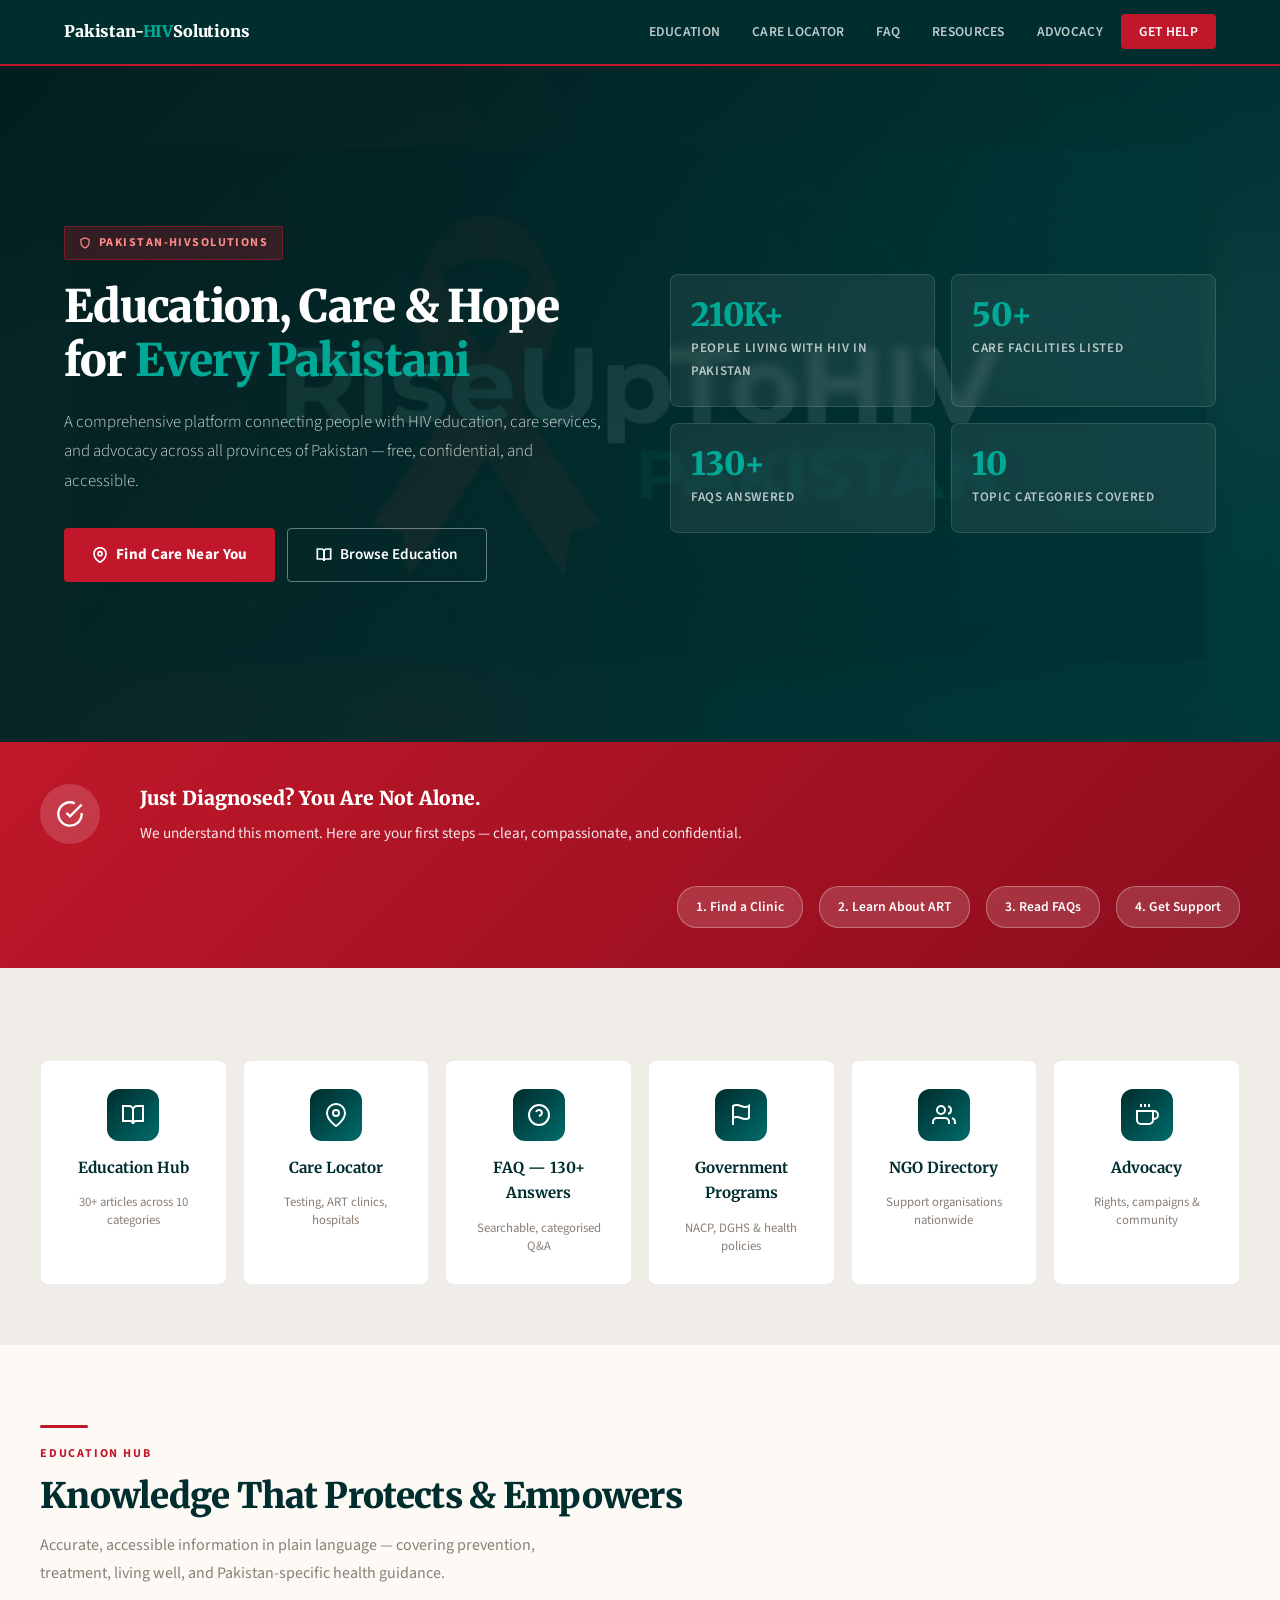
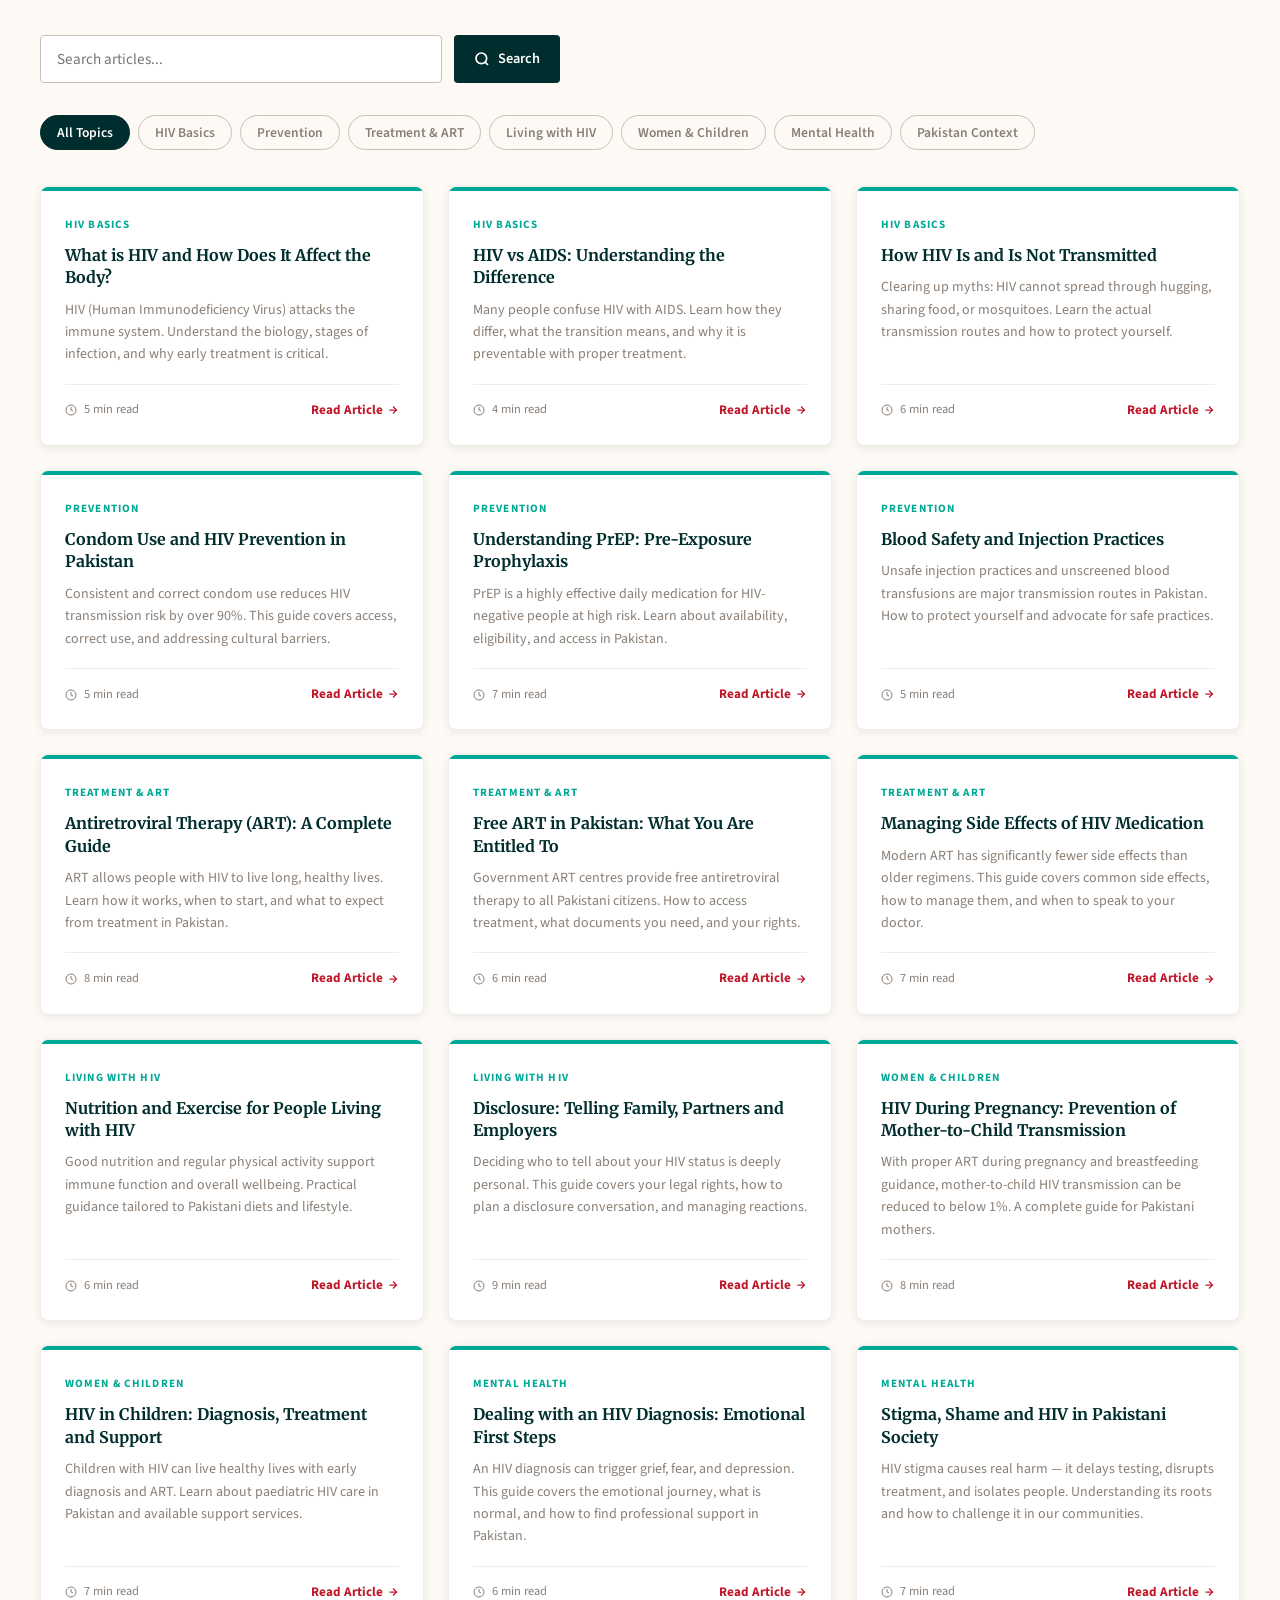
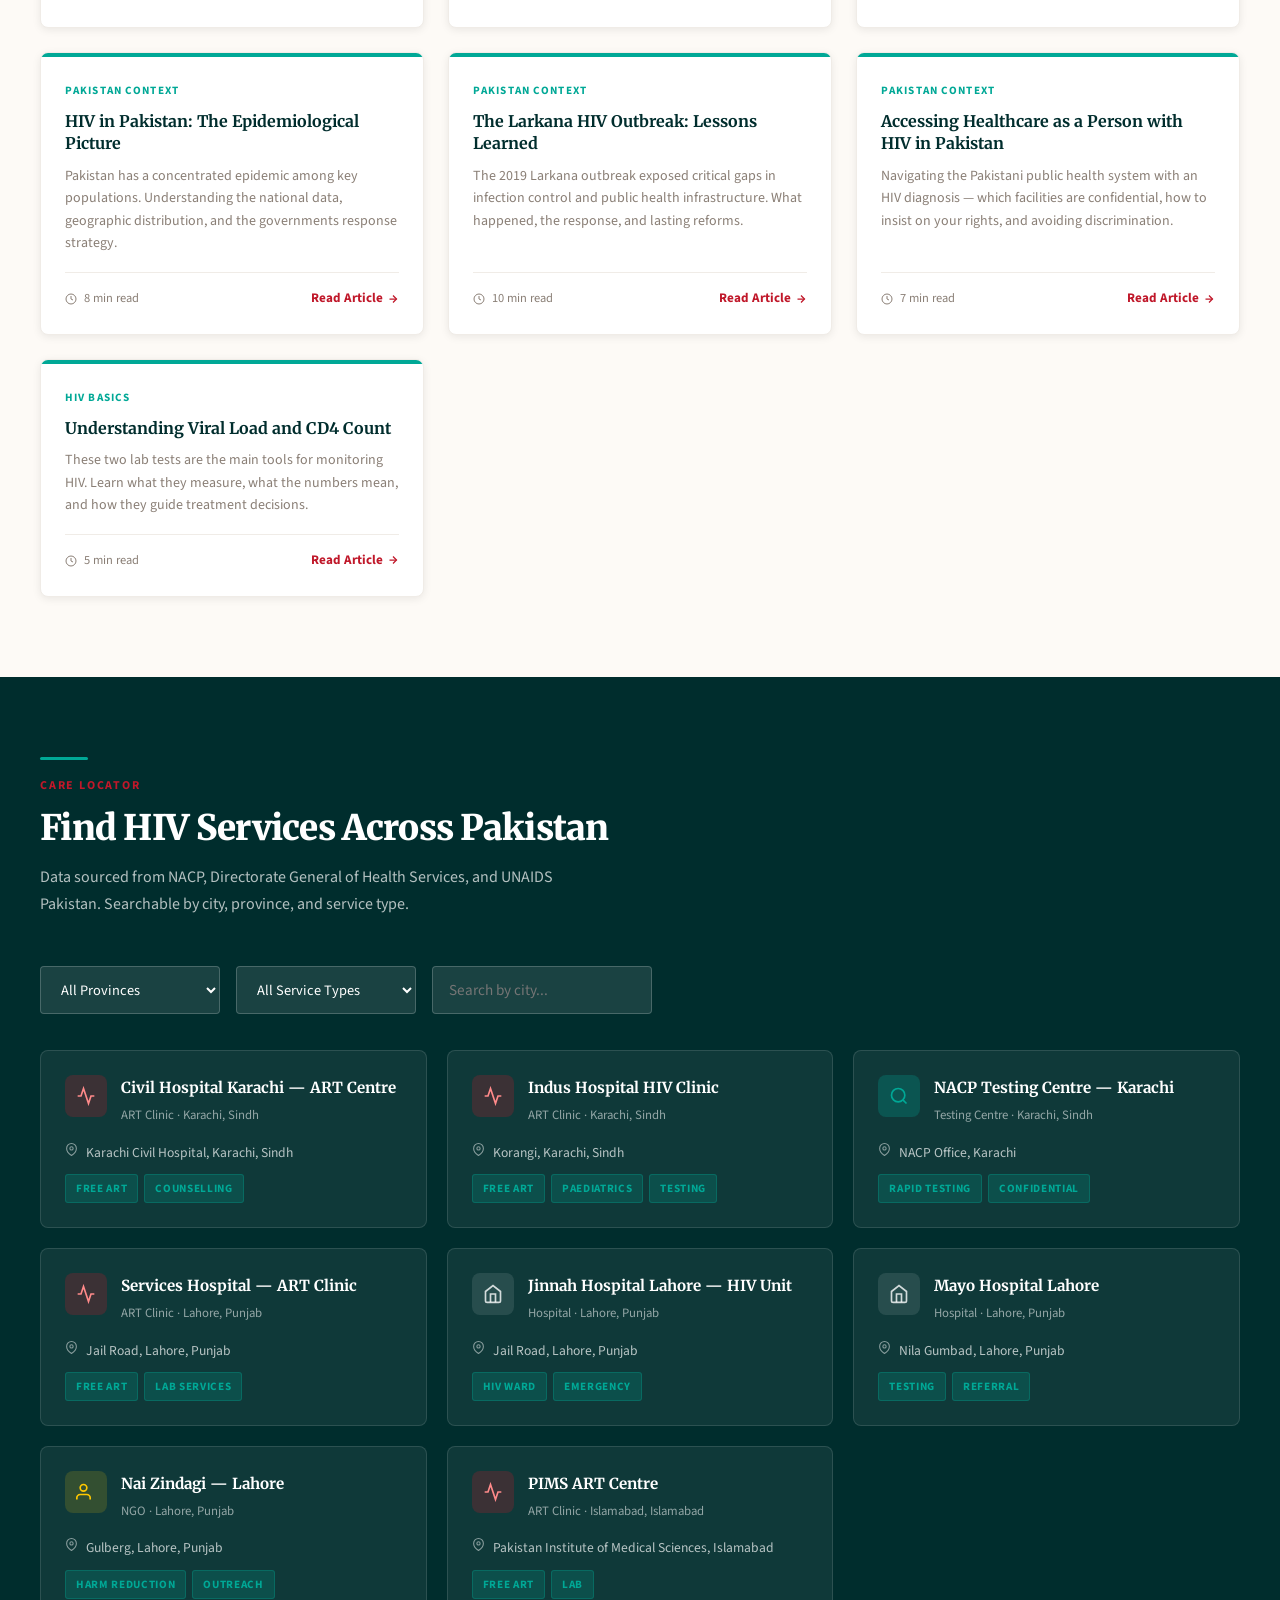
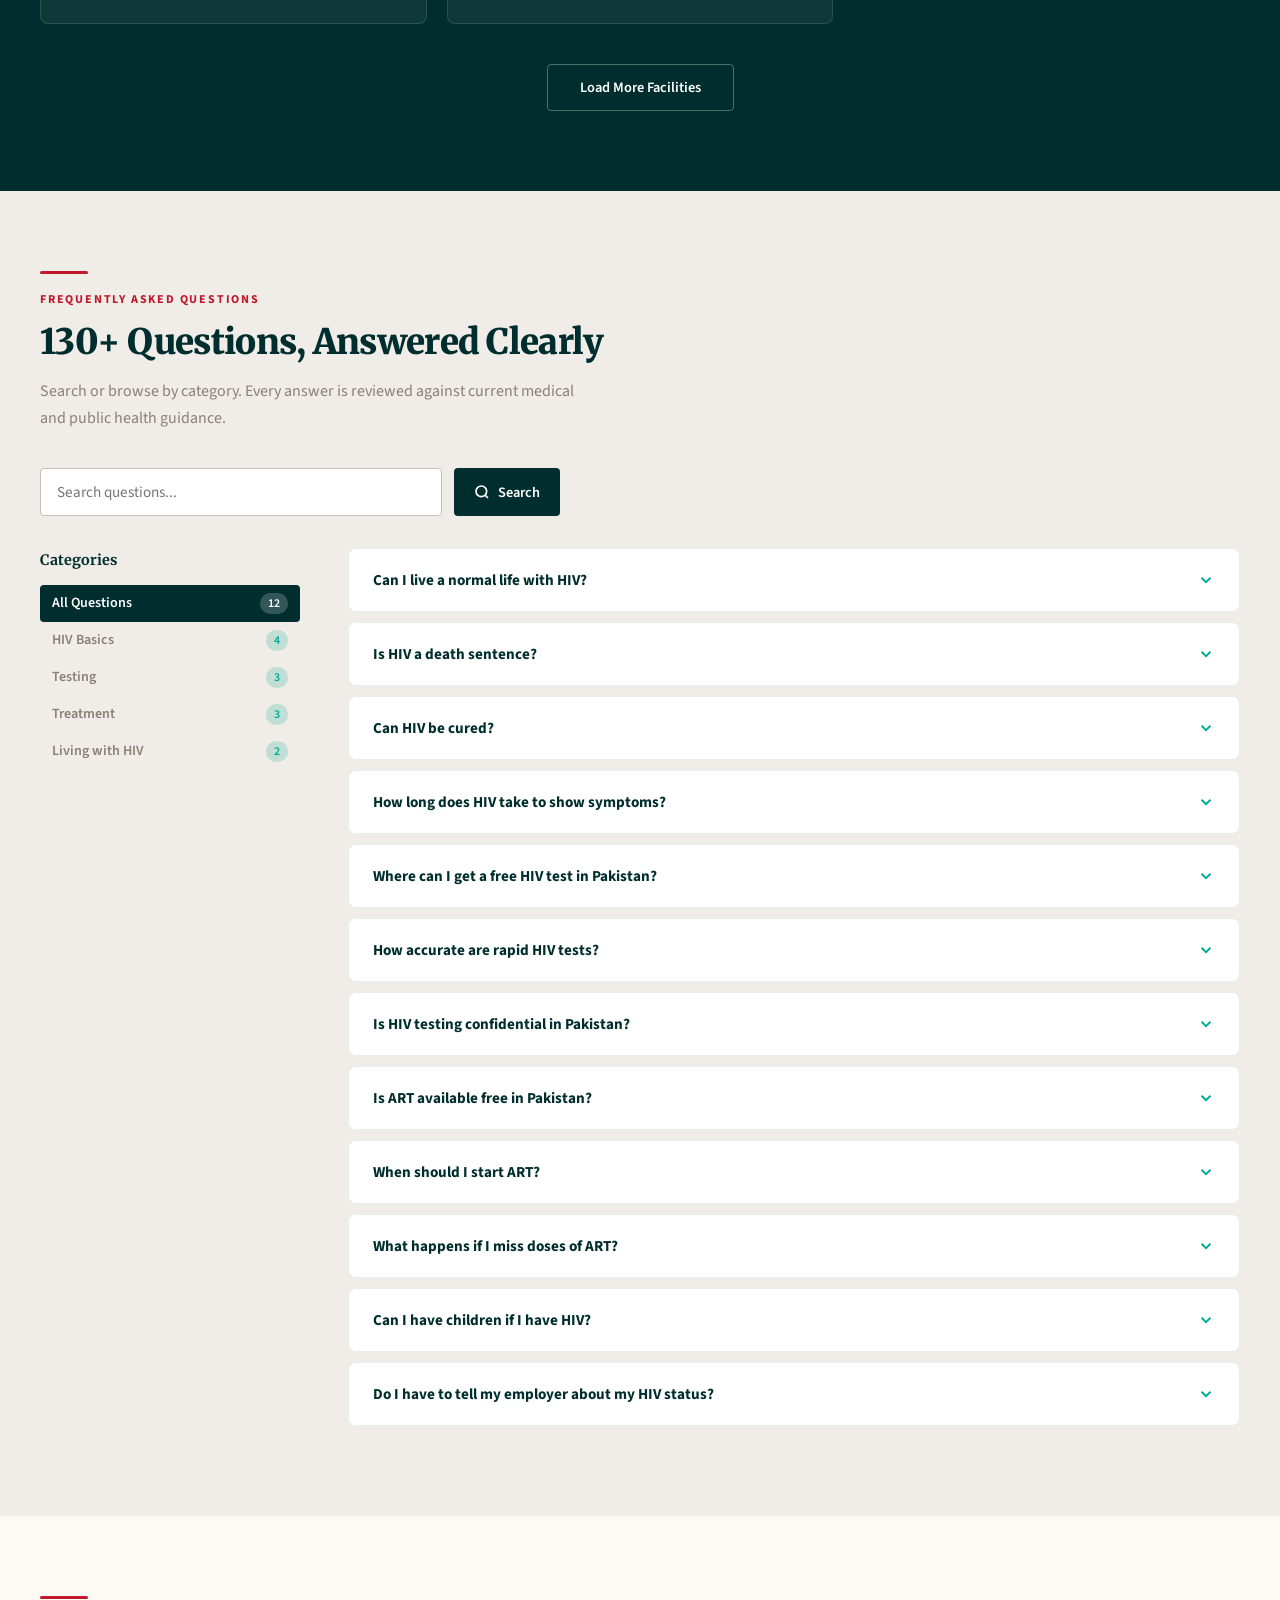
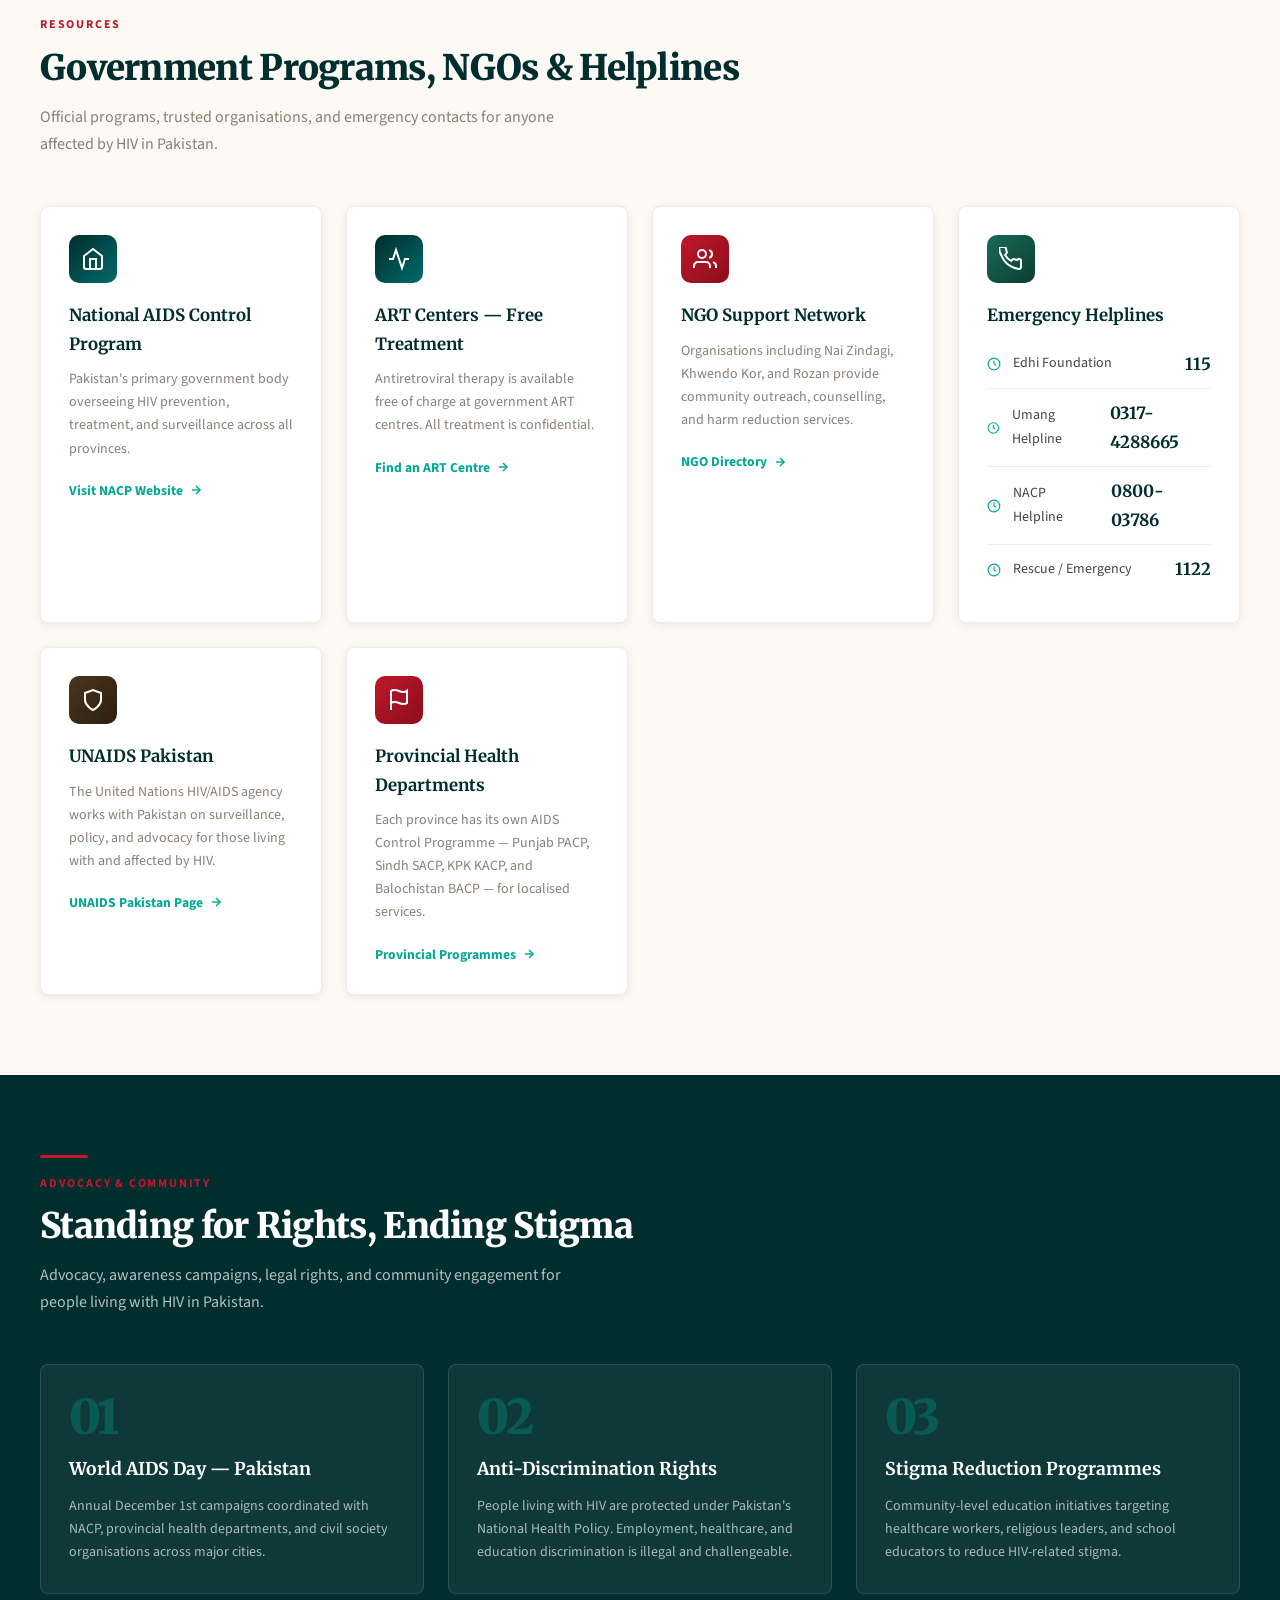
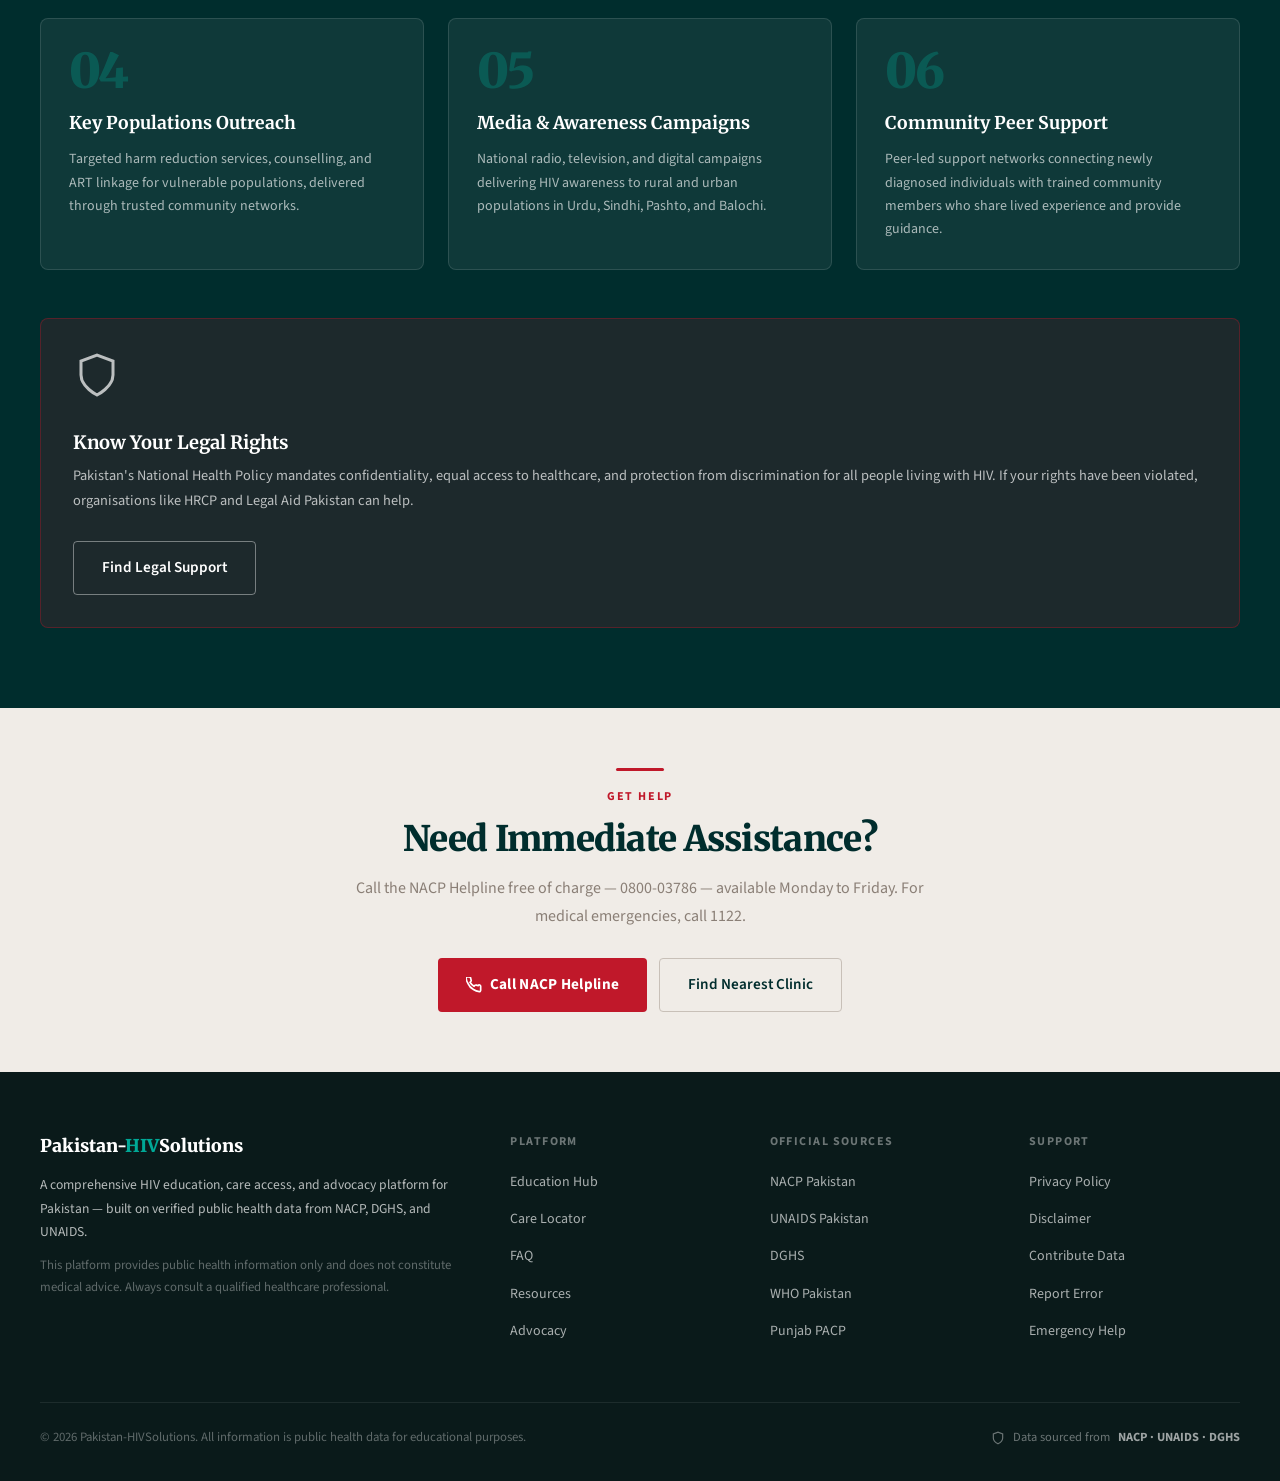
<file: index.html>
<!DOCTYPE html>
<html lang="en">
<head>
<meta charset="UTF-8">
<meta name="viewport" content="width=device-width, initial-scale=1.0">
<title>Pakistan-HIVSolutions — Education, Care & Advocacy</title>
<link rel="preconnect" href="https://fonts.googleapis.com">
<link href="https://fonts.googleapis.com/css2?family=Merriweather:wght@400;700;900&family=Source+Sans+3:wght@300;400;600;700&display=swap" rel="stylesheet">
<style>
  :root {
    --teal-deep: #002d2d;
    --teal-mid: #004d4d;
    --teal-light: #006b6b;
    --teal-accent: #00a896;
    --red-ribbon: #c0182a;
    --red-light: #e8253a;
    --cream: #f7f3ee;
    --warm-white: #fdfaf6;
    --gray-100: #f0ece7;
    --gray-300: #c8c0b8;
    --gray-500: #8a7f76;
    --gray-700: #4a443f;
    --gray-900: #1a1614;
    --font-head: 'Merriweather', serif;
    --font-body: 'Source Sans 3', sans-serif;
    --shadow-sm: 0 2px 8px rgba(0,0,0,0.08);
    --shadow-md: 0 8px 24px rgba(0,0,0,0.12);
    --shadow-lg: 0 20px 60px rgba(0,0,0,0.16);
    --radius: 4px;
    --radius-lg: 8px;
  }

  *, *::before, *::after { box-sizing: border-box; margin: 0; padding: 0; }
  
  html { scroll-behavior: smooth; }

  body {
    font-family: var(--font-body);
    background: var(--warm-white);
    color: var(--gray-700);
    font-size: 16px;
    line-height: 1.7;
  }

  /* ─── NAV ─── */
  .nav {
    position: sticky;
    top: 0;
    z-index: 1000;
    background: var(--teal-deep);
    border-bottom: 2px solid var(--red-ribbon);
  }
  .nav-inner {
    max-width: 1200px;
    margin: 0 auto;
    padding: 0 24px;
    display: flex;
    align-items: center;
    justify-content: space-between;
    height: 64px;
  }
  .nav-logo {
    font-family: var(--font-head);
    font-weight: 900;
    font-size: 1rem;
    color: #fff;
    text-decoration: none;
    letter-spacing: -0.01em;
  }
  .nav-logo span { color: var(--teal-accent); }
  .nav-links {
    display: flex;
    gap: 4px;
    list-style: none;
  }
  .nav-links a {
    color: rgba(255,255,255,0.75);
    text-decoration: none;
    font-size: 0.85rem;
    font-weight: 600;
    padding: 8px 14px;
    border-radius: var(--radius);
    transition: color 0.2s, background 0.2s;
    letter-spacing: 0.02em;
    text-transform: uppercase;
  }
  .nav-links a:hover { color: #fff; background: rgba(255,255,255,0.08); }
  .nav-cta {
    background: var(--red-ribbon) !important;
    color: #fff !important;
    padding: 8px 18px !important;
    border-radius: var(--radius) !important;
  }
  .nav-cta:hover { background: var(--red-light) !important; }
  .hamburger { display: none; flex-direction: column; gap: 5px; cursor: pointer; padding: 8px; }
  .hamburger span { width: 24px; height: 2px; background: #fff; display: block; transition: 0.3s; }

  /* ─── HERO ─── */
  .hero {
    position: relative;
    min-height: 520px;
    display: flex;
    align-items: center;
    overflow: hidden;
    background: var(--teal-deep);
  }
  .hero-bg {
    position: absolute;
    inset: 0;
    background-image: var(--hero-img);
    background-size: cover;
    background-position: center;
    opacity: 0.35;
  }
  .hero-overlay {
    position: absolute;
    inset: 0;
    background: linear-gradient(135deg, rgba(0,30,30,0.92) 0%, rgba(0,45,45,0.75) 50%, rgba(0,65,65,0.6) 100%);
  }
  .hero-content {
    position: relative;
    max-width: 1200px;
    margin: 0 auto;
    padding: 80px 24px;
    display: grid;
    grid-template-columns: 1fr 1fr;
    gap: 60px;
    align-items: center;
  }
  .hero-badge {
    display: inline-flex;
    align-items: center;
    gap: 8px;
    background: rgba(192,24,42,0.25);
    border: 1px solid rgba(192,24,42,0.5);
    color: #ff8a8a;
    font-size: 0.75rem;
    font-weight: 700;
    letter-spacing: 0.12em;
    text-transform: uppercase;
    padding: 6px 14px;
    border-radius: 2px;
    margin-bottom: 20px;
  }
  .hero-badge svg { width: 12px; height: 12px; }
  .hero-title {
    font-family: var(--font-head);
    font-size: clamp(1.8rem, 4vw, 2.8rem);
    font-weight: 900;
    color: #fff;
    line-height: 1.2;
    margin-bottom: 20px;
    letter-spacing: -0.02em;
  }
  .hero-title em { color: var(--teal-accent); font-style: normal; }
  .hero-desc {
    color: rgba(255,255,255,0.8);
    font-size: 1.05rem;
    line-height: 1.75;
    margin-bottom: 32px;
    font-weight: 300;
  }
  .hero-actions { display: flex; gap: 12px; flex-wrap: wrap; }
  .btn-primary {
    background: var(--red-ribbon);
    color: #fff;
    padding: 14px 28px;
    border: none;
    border-radius: var(--radius);
    font-family: var(--font-body);
    font-size: 0.95rem;
    font-weight: 700;
    cursor: pointer;
    text-decoration: none;
    display: inline-flex;
    align-items: center;
    gap: 8px;
    transition: background 0.2s, transform 0.2s;
    letter-spacing: 0.02em;
  }
  .btn-primary:hover { background: var(--red-light); transform: translateY(-1px); }
  .btn-outline {
    background: transparent;
    color: #fff;
    padding: 13px 28px;
    border: 1.5px solid rgba(255,255,255,0.4);
    border-radius: var(--radius);
    font-family: var(--font-body);
    font-size: 0.95rem;
    font-weight: 600;
    cursor: pointer;
    text-decoration: none;
    display: inline-flex;
    align-items: center;
    gap: 8px;
    transition: border-color 0.2s, background 0.2s;
  }
  .btn-outline:hover { border-color: rgba(255,255,255,0.8); background: rgba(255,255,255,0.07); }
  .hero-stats {
    display: grid;
    grid-template-columns: 1fr 1fr;
    gap: 16px;
  }
  .stat-card {
    background: rgba(255,255,255,0.07);
    border: 1px solid rgba(255,255,255,0.12);
    border-radius: var(--radius-lg);
    padding: 24px 20px;
    backdrop-filter: blur(4px);
  }
  .stat-number {
    font-family: var(--font-head);
    font-size: 2rem;
    font-weight: 900;
    color: var(--teal-accent);
    line-height: 1;
    margin-bottom: 6px;
  }
  .stat-label { color: rgba(255,255,255,0.7); font-size: 0.82rem; font-weight: 600; letter-spacing: 0.05em; text-transform: uppercase; }

  /* ─── DIAGNOSED PANEL ─── */
  .diagnosed {
    background: linear-gradient(135deg, var(--red-ribbon), #8b0d1c);
    color: #fff;
    padding: 40px 24px;
  }
  .diagnosed-inner {
    max-width: 1200px;
    margin: 0 auto;
    display: flex;
    align-items: center;
    gap: 40px;
    flex-wrap: wrap;
  }
  .diagnosed-icon {
    width: 60px;
    height: 60px;
    background: rgba(255,255,255,0.15);
    border-radius: 50%;
    display: flex;
    align-items: center;
    justify-content: center;
    flex-shrink: 0;
  }
  .diagnosed-text h3 {
    font-family: var(--font-head);
    font-size: 1.2rem;
    font-weight: 900;
    margin-bottom: 6px;
  }
  .diagnosed-text p { opacity: 0.9; font-size: 0.95rem; }
  .diagnosed-steps {
    display: flex;
    gap: 16px;
    flex-wrap: wrap;
    margin-left: auto;
  }
  .step-pill {
    background: rgba(255,255,255,0.15);
    border: 1px solid rgba(255,255,255,0.3);
    color: #fff;
    padding: 8px 18px;
    border-radius: 20px;
    font-size: 0.85rem;
    font-weight: 600;
    text-decoration: none;
    transition: background 0.2s;
  }
  .step-pill:hover { background: rgba(255,255,255,0.25); }

  /* ─── SECTION COMMON ─── */
  section { padding: 80px 24px; }
  .section-inner { max-width: 1200px; margin: 0 auto; }
  .section-label {
    font-size: 0.75rem;
    font-weight: 700;
    letter-spacing: 0.15em;
    text-transform: uppercase;
    color: var(--red-ribbon);
    margin-bottom: 10px;
  }
  .section-title {
    font-family: var(--font-head);
    font-size: clamp(1.5rem, 3vw, 2.2rem);
    font-weight: 900;
    color: var(--teal-deep);
    line-height: 1.25;
    margin-bottom: 14px;
    letter-spacing: -0.02em;
  }
  .section-desc {
    color: var(--gray-500);
    font-size: 1rem;
    max-width: 560px;
    margin-bottom: 48px;
  }
  .divider { width: 48px; height: 3px; background: var(--red-ribbon); margin-bottom: 16px; border-radius: 2px; }

  /* ─── QUICK NAV CARDS ─── */
  .quick-nav {
    background: var(--gray-100);
    padding: 60px 24px;
  }
  .quick-grid {
    display: grid;
    grid-template-columns: repeat(auto-fit, minmax(180px, 1fr));
    gap: 16px;
    margin-top: 32px;
  }
  .quick-card {
    background: #fff;
    border: 1px solid rgba(0,0,0,0.07);
    border-radius: var(--radius-lg);
    padding: 28px 20px;
    text-align: center;
    text-decoration: none;
    transition: box-shadow 0.25s, transform 0.25s, border-color 0.25s;
    display: flex;
    flex-direction: column;
    align-items: center;
    gap: 14px;
  }
  .quick-card:hover { box-shadow: var(--shadow-md); transform: translateY(-3px); border-color: var(--teal-accent); }
  .quick-icon {
    width: 52px;
    height: 52px;
    background: linear-gradient(135deg, var(--teal-deep), var(--teal-light));
    border-radius: 12px;
    display: flex;
    align-items: center;
    justify-content: center;
    color: #fff;
  }
  .quick-card h4 { font-family: var(--font-head); font-size: 0.95rem; font-weight: 700; color: var(--teal-deep); }
  .quick-card p { font-size: 0.8rem; color: var(--gray-500); line-height: 1.4; }

  /* ─── EDUCATION HUB ─── */
  .edu-hub { background: var(--warm-white); }
  .search-bar {
    display: flex;
    gap: 12px;
    margin-bottom: 32px;
    max-width: 520px;
  }
  .search-input {
    flex: 1;
    padding: 12px 16px;
    border: 1.5px solid var(--gray-300);
    border-radius: var(--radius);
    font-family: var(--font-body);
    font-size: 0.95rem;
    color: var(--gray-700);
    outline: none;
    transition: border-color 0.2s;
  }
  .search-input:focus { border-color: var(--teal-accent); }
  .search-btn {
    background: var(--teal-deep);
    color: #fff;
    border: none;
    padding: 12px 20px;
    border-radius: var(--radius);
    cursor: pointer;
    display: flex;
    align-items: center;
    gap: 8px;
    font-family: var(--font-body);
    font-weight: 600;
    font-size: 0.9rem;
    transition: background 0.2s;
  }
  .search-btn:hover { background: var(--teal-light); }
  .category-tabs {
    display: flex;
    gap: 8px;
    flex-wrap: wrap;
    margin-bottom: 36px;
  }
  .tab {
    padding: 7px 16px;
    border: 1.5px solid var(--gray-300);
    border-radius: 20px;
    background: transparent;
    font-family: var(--font-body);
    font-size: 0.85rem;
    font-weight: 600;
    color: var(--gray-500);
    cursor: pointer;
    transition: all 0.2s;
  }
  .tab.active, .tab:hover { border-color: var(--teal-deep); background: var(--teal-deep); color: #fff; }
  .articles-grid {
    display: grid;
    grid-template-columns: repeat(auto-fill, minmax(300px, 1fr));
    gap: 24px;
  }
  .article-card {
    background: #fff;
    border: 1px solid var(--gray-100);
    border-radius: var(--radius-lg);
    overflow: hidden;
    box-shadow: var(--shadow-sm);
    transition: box-shadow 0.25s, transform 0.25s;
    display: flex;
    flex-direction: column;
  }
  .article-card:hover { box-shadow: var(--shadow-md); transform: translateY(-2px); }
  .article-cat-bar { height: 4px; background: var(--teal-accent); }
  .article-body { padding: 24px; flex: 1; display: flex; flex-direction: column; }
  .article-tag {
    font-size: 0.7rem;
    font-weight: 700;
    letter-spacing: 0.1em;
    text-transform: uppercase;
    color: var(--teal-accent);
    margin-bottom: 10px;
  }
  .article-title {
    font-family: var(--font-head);
    font-size: 1rem;
    font-weight: 700;
    color: var(--teal-deep);
    margin-bottom: 10px;
    line-height: 1.4;
  }
  .article-excerpt { font-size: 0.875rem; color: var(--gray-500); line-height: 1.6; flex: 1; }
  .article-meta {
    margin-top: 18px;
    padding-top: 14px;
    border-top: 1px solid var(--gray-100);
    display: flex;
    align-items: center;
    justify-content: space-between;
  }
  .article-read { font-size: 0.78rem; color: var(--gray-500); }
  .article-link {
    font-size: 0.82rem;
    font-weight: 700;
    color: var(--red-ribbon);
    text-decoration: none;
    display: flex;
    align-items: center;
    gap: 4px;
  }
  .article-link:hover { color: var(--red-light); }

  /* ─── CARE LOCATOR ─── */
  .care-locator { background: var(--teal-deep); color: #fff; }
  .care-locator .section-title { color: #fff; }
  .care-locator .section-desc { color: rgba(255,255,255,0.7); }
  .care-locator .divider { background: var(--teal-accent); }
  .locator-filters {
    display: flex;
    gap: 16px;
    flex-wrap: wrap;
    margin-bottom: 36px;
  }
  .filter-select {
    padding: 11px 16px;
    background: rgba(255,255,255,0.1);
    border: 1.5px solid rgba(255,255,255,0.2);
    border-radius: var(--radius);
    color: #fff;
    font-family: var(--font-body);
    font-size: 0.9rem;
    cursor: pointer;
    outline: none;
    min-width: 180px;
    transition: border-color 0.2s;
  }
  .filter-select option { background: var(--teal-deep); color: #fff; }
  .filter-select:focus { border-color: var(--teal-accent); }
  .locations-grid {
    display: grid;
    grid-template-columns: repeat(auto-fill, minmax(320px, 1fr));
    gap: 20px;
  }
  .loc-card {
    background: rgba(255,255,255,0.06);
    border: 1px solid rgba(255,255,255,0.12);
    border-radius: var(--radius-lg);
    padding: 24px;
    transition: background 0.2s, border-color 0.2s;
  }
  .loc-card:hover { background: rgba(255,255,255,0.1); border-color: var(--teal-accent); }
  .loc-header { display: flex; align-items: flex-start; gap: 14px; margin-bottom: 14px; }
  .loc-type-icon {
    width: 42px;
    height: 42px;
    border-radius: 8px;
    display: flex;
    align-items: center;
    justify-content: center;
    flex-shrink: 0;
  }
  .type-testing { background: rgba(0,168,150,0.25); color: var(--teal-accent); }
  .type-art { background: rgba(192,24,42,0.25); color: #ff8a8a; }
  .type-hospital { background: rgba(255,255,255,0.1); color: rgba(255,255,255,0.8); }
  .type-ngo { background: rgba(255,200,0,0.15); color: #ffc800; }
  .type-support { background: rgba(100,200,255,0.15); color: #64c8ff; }
  .loc-name { font-family: var(--font-head); font-size: 0.95rem; font-weight: 700; color: #fff; margin-bottom: 4px; }
  .loc-meta { font-size: 0.8rem; color: rgba(255,255,255,0.55); }
  .loc-address { font-size: 0.85rem; color: rgba(255,255,255,0.7); display: flex; align-items: flex-start; gap: 8px; margin-bottom: 10px; }
  .loc-tags { display: flex; gap: 6px; flex-wrap: wrap; }
  .loc-tag {
    font-size: 0.7rem;
    font-weight: 700;
    letter-spacing: 0.06em;
    text-transform: uppercase;
    padding: 4px 10px;
    border-radius: 3px;
    background: rgba(0,168,150,0.2);
    color: var(--teal-accent);
    border: 1px solid rgba(0,168,150,0.3);
  }
  .load-more {
    text-align: center;
    margin-top: 40px;
  }
  .btn-ghost {
    background: transparent;
    border: 1.5px solid rgba(255,255,255,0.3);
    color: #fff;
    padding: 12px 32px;
    border-radius: var(--radius);
    font-family: var(--font-body);
    font-weight: 600;
    font-size: 0.9rem;
    cursor: pointer;
    transition: border-color 0.2s, background 0.2s;
  }
  .btn-ghost:hover { border-color: var(--teal-accent); background: rgba(0,168,150,0.1); }

  /* ─── FAQ ─── */
  .faq-section { background: var(--gray-100); }
  .faq-layout { display: grid; grid-template-columns: 260px 1fr; gap: 48px; }
  .faq-sidebar h4 { font-family: var(--font-head); font-size: 0.9rem; font-weight: 700; color: var(--teal-deep); margin-bottom: 12px; margin-top: 20px; }
  .faq-sidebar h4:first-child { margin-top: 0; }
  .faq-cat-btn {
    width: 100%;
    text-align: left;
    background: none;
    border: none;
    padding: 8px 12px;
    font-family: var(--font-body);
    font-size: 0.88rem;
    color: var(--gray-500);
    cursor: pointer;
    border-radius: var(--radius);
    transition: background 0.2s, color 0.2s;
    font-weight: 600;
    display: flex;
    align-items: center;
    justify-content: space-between;
  }
  .faq-cat-btn.active, .faq-cat-btn:hover { background: var(--teal-deep); color: #fff; }
  .faq-cat-count {
    font-size: 0.75rem;
    background: rgba(0,168,150,0.2);
    color: var(--teal-accent);
    padding: 2px 8px;
    border-radius: 10px;
  }
  .faq-cat-btn.active .faq-cat-count { background: rgba(255,255,255,0.2); color: #fff; }
  .accordion-item {
    background: #fff;
    border: 1px solid rgba(0,0,0,0.07);
    border-radius: var(--radius-lg);
    margin-bottom: 10px;
    overflow: hidden;
  }
  .accordion-header {
    width: 100%;
    text-align: left;
    background: none;
    border: none;
    padding: 20px 24px;
    font-family: var(--font-body);
    font-size: 0.95rem;
    font-weight: 700;
    color: var(--teal-deep);
    cursor: pointer;
    display: flex;
    align-items: center;
    justify-content: space-between;
    gap: 16px;
    transition: background 0.2s;
  }
  .accordion-header:hover { background: var(--gray-100); }
  .accordion-icon { flex-shrink: 0; transition: transform 0.3s; color: var(--teal-accent); }
  .accordion-item.open .accordion-icon { transform: rotate(180deg); }
  .accordion-body {
    max-height: 0;
    overflow: hidden;
    transition: max-height 0.35s ease;
    padding: 0 24px;
    font-size: 0.9rem;
    color: var(--gray-700);
    line-height: 1.75;
  }
  .accordion-body-inner { padding: 0 0 20px; }
  .accordion-item.open .accordion-body { max-height: 400px; }

  /* ─── RESOURCES ─── */
  .resources { background: var(--warm-white); }
  .resources-grid {
    display: grid;
    grid-template-columns: repeat(auto-fill, minmax(280px, 1fr));
    gap: 24px;
  }
  .resource-card {
    border: 1px solid var(--gray-100);
    border-radius: var(--radius-lg);
    padding: 28px;
    background: #fff;
    box-shadow: var(--shadow-sm);
    transition: box-shadow 0.25s, transform 0.25s;
  }
  .resource-card:hover { box-shadow: var(--shadow-md); transform: translateY(-2px); }
  .resource-icon {
    width: 48px;
    height: 48px;
    border-radius: 10px;
    display: flex;
    align-items: center;
    justify-content: center;
    margin-bottom: 18px;
    color: #fff;
  }
  .rc-gov { background: linear-gradient(135deg, var(--teal-deep), var(--teal-light)); }
  .rc-ngo { background: linear-gradient(135deg, var(--red-ribbon), #8b0d1c); }
  .rc-helpline { background: linear-gradient(135deg, #1a6b5a, #0a3d2f); }
  .rc-legal { background: linear-gradient(135deg, #4a3520, #2d1f0f); }
  .resource-card h4 { font-family: var(--font-head); font-size: 1.05rem; font-weight: 700; color: var(--teal-deep); margin-bottom: 10px; }
  .resource-card p { font-size: 0.875rem; color: var(--gray-500); margin-bottom: 18px; line-height: 1.65; }
  .resource-link {
    font-size: 0.85rem;
    font-weight: 700;
    color: var(--teal-accent);
    text-decoration: none;
    display: flex;
    align-items: center;
    gap: 6px;
    transition: gap 0.2s;
  }
  .resource-link:hover { gap: 10px; }
  .helpline-list { list-style: none; }
  .helpline-list li {
    display: flex;
    align-items: center;
    gap: 12px;
    padding: 10px 0;
    border-bottom: 1px solid var(--gray-100);
    font-size: 0.875rem;
  }
  .helpline-list li:last-child { border-bottom: none; }
  .helpline-number { font-family: var(--font-head); font-weight: 700; color: var(--teal-deep); font-size: 1.05rem; margin-left: auto; }

  /* ─── ADVOCACY ─── */
  .advocacy { background: var(--teal-deep); color: #fff; }
  .advocacy .section-title { color: #fff; }
  .advocacy .section-desc { color: rgba(255,255,255,0.7); }
  .advocacy .divider { background: var(--red-ribbon); }
  .advocacy-grid {
    display: grid;
    grid-template-columns: repeat(auto-fill, minmax(300px, 1fr));
    gap: 24px;
  }
  .advocacy-card {
    background: rgba(255,255,255,0.06);
    border: 1px solid rgba(255,255,255,0.12);
    border-radius: var(--radius-lg);
    padding: 28px;
    transition: background 0.2s, border-color 0.2s;
  }
  .advocacy-card:hover { background: rgba(255,255,255,0.1); border-color: var(--red-ribbon); }
  .adv-number {
    font-family: var(--font-head);
    font-size: 3rem;
    font-weight: 900;
    color: rgba(0,168,150,0.3);
    line-height: 1;
    margin-bottom: 14px;
    letter-spacing: -0.04em;
  }
  .advocacy-card h4 { font-family: var(--font-head); font-size: 1.1rem; font-weight: 700; color: #fff; margin-bottom: 10px; }
  .advocacy-card p { font-size: 0.875rem; color: rgba(255,255,255,0.65); line-height: 1.65; }
  .rights-banner {
    margin-top: 48px;
    background: rgba(192,24,42,0.15);
    border: 1px solid rgba(192,24,42,0.35);
    border-radius: var(--radius-lg);
    padding: 32px;
    display: flex;
    align-items: center;
    gap: 28px;
    flex-wrap: wrap;
  }
  .rights-banner h4 { font-family: var(--font-head); font-size: 1.15rem; font-weight: 700; color: #fff; margin-bottom: 6px; }
  .rights-banner p { font-size: 0.9rem; color: rgba(255,255,255,0.7); }

  /* ─── FOOTER ─── */
  footer {
    background: #0a1a1a;
    color: rgba(255,255,255,0.7);
    padding: 60px 24px 32px;
  }
  .footer-inner {
    max-width: 1200px;
    margin: 0 auto;
    display: grid;
    grid-template-columns: 2fr 1fr 1fr 1fr;
    gap: 48px;
    margin-bottom: 48px;
  }
  .footer-brand h3 {
    font-family: var(--font-head);
    font-size: 1.1rem;
    font-weight: 900;
    color: #fff;
    margin-bottom: 12px;
  }
  .footer-brand h3 span { color: var(--teal-accent); }
  .footer-brand p { font-size: 0.85rem; line-height: 1.7; }
  .footer-col h5 { font-size: 0.75rem; font-weight: 700; letter-spacing: 0.12em; text-transform: uppercase; color: rgba(255,255,255,0.4); margin-bottom: 16px; }
  .footer-col ul { list-style: none; }
  .footer-col li { margin-bottom: 10px; }
  .footer-col a { color: rgba(255,255,255,0.65); text-decoration: none; font-size: 0.875rem; transition: color 0.2s; }
  .footer-col a:hover { color: var(--teal-accent); }
  .footer-bottom {
    max-width: 1200px;
    margin: 0 auto;
    padding-top: 24px;
    border-top: 1px solid rgba(255,255,255,0.08);
    display: flex;
    align-items: center;
    justify-content: space-between;
    flex-wrap: wrap;
    gap: 12px;
    font-size: 0.8rem;
  }
  .footer-disclaimer { color: rgba(255,255,255,0.35); }
  .nacp-badge {
    display: flex;
    align-items: center;
    gap: 8px;
    color: rgba(255,255,255,0.4);
    font-size: 0.78rem;
  }
  .nacp-badge strong { color: rgba(255,255,255,0.6); }

  /* ─── RESPONSIVE ─── */
  @media (max-width: 900px) {
    .hero-content { grid-template-columns: 1fr; }
    .hero-stats { display: none; }
    .faq-layout { grid-template-columns: 1fr; }
    .faq-sidebar { display: flex; flex-wrap: wrap; gap: 8px; }
    .faq-sidebar h4 { width: 100%; margin-top: 8px; }
    .footer-inner { grid-template-columns: 1fr 1fr; }
    .nav-links { display: none; }
    .hamburger { display: flex; }
  }
  @media (max-width: 600px) {
    section { padding: 60px 16px; }
    .footer-inner { grid-template-columns: 1fr; }
    .diagnosed-inner { flex-direction: column; }
    .diagnosed-steps { margin-left: 0; }
  }

  /* ─── MOBILE NAV ─── */
  .mobile-nav {
    display: none;
    position: fixed;
    top: 64px;
    left: 0;
    right: 0;
    background: var(--teal-deep);
    border-bottom: 2px solid var(--red-ribbon);
    z-index: 999;
    padding: 16px 24px;
  }
  .mobile-nav.open { display: block; }
  .mobile-nav a {
    display: block;
    color: rgba(255,255,255,0.75);
    text-decoration: none;
    padding: 12px 0;
    font-size: 0.95rem;
    font-weight: 600;
    border-bottom: 1px solid rgba(255,255,255,0.07);
  }
  .mobile-nav a:hover { color: #fff; }
  .mobile-nav a:last-child { border-bottom: none; }

  /* ─── ANIMATION ─── */
  @keyframes fadeUp { from { opacity: 0; transform: translateY(24px); } to { opacity: 1; transform: translateY(0); } }
  .hero-content > * { animation: fadeUp 0.7s ease both; }
  .hero-content > *:nth-child(1) { animation-delay: 0.1s; }
  .hero-content > *:nth-child(2) { animation-delay: 0.25s; }

  /* ─── HIDDEN / SHOWN by JS ─── */
  .article-card.hidden, .loc-card.hidden, .accordion-item.hidden { display: none; }
</style>
</head>
<body>

<!-- NAV -->
<nav class="nav">
  <div class="nav-inner">
    <a href="#home" class="nav-logo">Pakistan-<span>HIV</span>Solutions</a>
    <ul class="nav-links">
      <li><a href="#education">Education</a></li>
      <li><a href="#care">Care Locator</a></li>
      <li><a href="#faq">FAQ</a></li>
      <li><a href="#resources">Resources</a></li>
      <li><a href="#advocacy">Advocacy</a></li>
      <li><a href="#contact" class="nav-cta">Get Help</a></li>
    </ul>
    <div class="hamburger" onclick="toggleMobileNav()" id="hamburger">
      <span></span><span></span><span></span>
    </div>
  </div>
</nav>
<div class="mobile-nav" id="mobileNav">
  <a href="#education" onclick="closeMobileNav()">Education Hub</a>
  <a href="#care" onclick="closeMobileNav()">Care Locator</a>
  <a href="#faq" onclick="closeMobileNav()">FAQ</a>
  <a href="#resources" onclick="closeMobileNav()">Resources</a>
  <a href="#advocacy" onclick="closeMobileNav()">Advocacy</a>
  <a href="#contact" onclick="closeMobileNav()">Get Help</a>
</div>

<!-- HERO -->
<section class="hero" id="home">
  <div class="hero-bg" id="heroBg"></div>
  <div class="hero-overlay"></div>
  <div class="hero-content">
    <div>
      <div class="hero-badge">
        <svg viewBox="0 0 24 24" fill="none" stroke="currentColor" stroke-width="2.5"><path d="M12 22s8-4 8-10V5l-8-3-8 3v7c0 6 8 10 8 10z"/></svg>
        Pakistan-HIVSolutions
      </div>
      <h1 class="hero-title">Education, Care &amp; Hope<br>for <em>Every Pakistani</em></h1>
      <p class="hero-desc">A comprehensive platform connecting people with HIV education, care services, and advocacy across all provinces of Pakistan — free, confidential, and accessible.</p>
      <div class="hero-actions">
        <a href="#care" class="btn-primary">
          <svg width="16" height="16" viewBox="0 0 24 24" fill="none" stroke="currentColor" stroke-width="2.5"><path d="M21 10c0 7-9 13-9 13s-9-6-9-13a9 9 0 0118 0z"/><circle cx="12" cy="10" r="3"/></svg>
          Find Care Near You
        </a>
        <a href="#education" class="btn-outline">
          <svg width="16" height="16" viewBox="0 0 24 24" fill="none" stroke="currentColor" stroke-width="2.5"><path d="M2 3h6a4 4 0 014 4v14a3 3 0 00-3-3H2z"/><path d="M22 3h-6a4 4 0 00-4 4v14a3 3 0 013-3h7z"/></svg>
          Browse Education
        </a>
      </div>
    </div>
    <div class="hero-stats">
      <div class="stat-card">
        <div class="stat-number">210K+</div>
        <div class="stat-label">People Living with HIV in Pakistan</div>
      </div>
      <div class="stat-card">
        <div class="stat-number">50+</div>
        <div class="stat-label">Care Facilities Listed</div>
      </div>
      <div class="stat-card">
        <div class="stat-number">130+</div>
        <div class="stat-label">FAQs Answered</div>
      </div>
      <div class="stat-card">
        <div class="stat-number">10</div>
        <div class="stat-label">Topic Categories Covered</div>
      </div>
    </div>
  </div>
</section>

<!-- JUST DIAGNOSED -->
<div class="diagnosed">
  <div class="diagnosed-inner">
    <div class="diagnosed-icon">
      <svg width="28" height="28" viewBox="0 0 24 24" fill="none" stroke="#fff" stroke-width="2"><path d="M22 11.08V12a10 10 0 11-5.93-9.14"/><polyline points="22 4 12 14.01 9 11.01"/></svg>
    </div>
    <div class="diagnosed-text">
      <h3>Just Diagnosed? You Are Not Alone.</h3>
      <p>We understand this moment. Here are your first steps — clear, compassionate, and confidential.</p>
    </div>
    <div class="diagnosed-steps">
      <a href="#care" class="step-pill">1. Find a Clinic</a>
      <a href="#education" class="step-pill">2. Learn About ART</a>
      <a href="#faq" class="step-pill">3. Read FAQs</a>
      <a href="#resources" class="step-pill">4. Get Support</a>
    </div>
  </div>
</div>

<!-- QUICK NAV -->
<div class="quick-nav">
  <div class="section-inner">
    <div class="quick-grid">
      <a href="#education" class="quick-card">
        <div class="quick-icon">
          <svg width="24" height="24" fill="none" stroke="currentColor" stroke-width="2" viewBox="0 0 24 24"><path d="M2 3h6a4 4 0 014 4v14a3 3 0 00-3-3H2z"/><path d="M22 3h-6a4 4 0 00-4 4v14a3 3 0 013-3h7z"/></svg>
        </div>
        <h4>Education Hub</h4>
        <p>30+ articles across 10 categories</p>
      </a>
      <a href="#care" class="quick-card">
        <div class="quick-icon">
          <svg width="24" height="24" fill="none" stroke="currentColor" stroke-width="2" viewBox="0 0 24 24"><path d="M21 10c0 7-9 13-9 13s-9-6-9-13a9 9 0 0118 0z"/><circle cx="12" cy="10" r="3"/></svg>
        </div>
        <h4>Care Locator</h4>
        <p>Testing, ART clinics, hospitals</p>
      </a>
      <a href="#faq" class="quick-card">
        <div class="quick-icon">
          <svg width="24" height="24" fill="none" stroke="currentColor" stroke-width="2" viewBox="0 0 24 24"><circle cx="12" cy="12" r="10"/><path d="M9.09 9a3 3 0 015.83 1c0 2-3 3-3 3"/><line x1="12" y1="17" x2="12.01" y2="17"/></svg>
        </div>
        <h4>FAQ — 130+ Answers</h4>
        <p>Searchable, categorised Q&amp;A</p>
      </a>
      <a href="#resources" class="quick-card">
        <div class="quick-icon">
          <svg width="24" height="24" fill="none" stroke="currentColor" stroke-width="2" viewBox="0 0 24 24"><path d="M4 15s1-1 4-1 5 2 8 2 4-1 4-1V3s-1 1-4 1-5-2-8-2-4 1-4 1z"/><line x1="4" y1="22" x2="4" y2="15"/></svg>
        </div>
        <h4>Government Programs</h4>
        <p>NACP, DGHS &amp; health policies</p>
      </a>
      <a href="#resources" class="quick-card">
        <div class="quick-icon">
          <svg width="24" height="24" fill="none" stroke="currentColor" stroke-width="2" viewBox="0 0 24 24"><path d="M17 21v-2a4 4 0 00-4-4H5a4 4 0 00-4 4v2"/><circle cx="9" cy="7" r="4"/><path d="M23 21v-2a4 4 0 00-3-3.87"/><path d="M16 3.13a4 4 0 010 7.75"/></svg>
        </div>
        <h4>NGO Directory</h4>
        <p>Support organisations nationwide</p>
      </a>
      <a href="#advocacy" class="quick-card">
        <div class="quick-icon">
          <svg width="24" height="24" fill="none" stroke="currentColor" stroke-width="2" viewBox="0 0 24 24"><path d="M18 8h1a4 4 0 010 8h-1"/><path d="M2 8h16v9a4 4 0 01-4 4H6a4 4 0 01-4-4V8z"/><line x1="6" y1="1" x2="6" y2="4"/><line x1="10" y1="1" x2="10" y2="4"/><line x1="14" y1="1" x2="14" y2="4"/></svg>
        </div>
        <h4>Advocacy</h4>
        <p>Rights, campaigns &amp; community</p>
      </a>
    </div>
  </div>
</div>

<!-- EDUCATION HUB -->
<section class="edu-hub" id="education">
  <div class="section-inner">
    <div class="divider"></div>
    <div class="section-label">Education Hub</div>
    <h2 class="section-title">Knowledge That Protects &amp; Empowers</h2>
    <p class="section-desc">Accurate, accessible information in plain language — covering prevention, treatment, living well, and Pakistan-specific health guidance.</p>
    <div class="search-bar">
      <input class="search-input" id="eduSearch" type="text" placeholder="Search articles..." oninput="filterArticles()">
      <button class="search-btn">
        <svg width="16" height="16" fill="none" stroke="currentColor" stroke-width="2.5" viewBox="0 0 24 24"><circle cx="11" cy="11" r="8"/><line x1="21" y1="21" x2="16.65" y2="16.65"/></svg>
        Search
      </button>
    </div>
    <div class="category-tabs" id="catTabs">
      <button class="tab active" onclick="setCategory('all',this)">All Topics</button>
      <button class="tab" onclick="setCategory('basics',this)">HIV Basics</button>
      <button class="tab" onclick="setCategory('prevention',this)">Prevention</button>
      <button class="tab" onclick="setCategory('treatment',this)">Treatment &amp; ART</button>
      <button class="tab" onclick="setCategory('living',this)">Living with HIV</button>
      <button class="tab" onclick="setCategory('women',this)">Women &amp; Children</button>
      <button class="tab" onclick="setCategory('mental',this)">Mental Health</button>
      <button class="tab" onclick="setCategory('pakistan',this)">Pakistan Context</button>
    </div>
    <div class="articles-grid" id="articlesGrid">
      <!-- Articles populated by JS -->
    </div>
  </div>
</section>

<!-- CARE LOCATOR -->
<section class="care-locator" id="care">
  <div class="section-inner">
    <div class="divider"></div>
    <div class="section-label">Care Locator</div>
    <h2 class="section-title">Find HIV Services Across Pakistan</h2>
    <p class="section-desc">Data sourced from NACP, Directorate General of Health Services, and UNAIDS Pakistan. Searchable by city, province, and service type.</p>
    <div class="locator-filters">
      <select class="filter-select" id="provinceFilter" onchange="filterLocations()">
        <option value="">All Provinces</option>
        <option>Punjab</option>
        <option>Sindh</option>
        <option>KPK</option>
        <option>Balochistan</option>
        <option>Islamabad</option>
        <option>Gilgit-Baltistan</option>
        <option>AJK</option>
      </select>
      <select class="filter-select" id="typeFilter" onchange="filterLocations()">
        <option value="">All Service Types</option>
        <option>Testing Centre</option>
        <option>ART Clinic</option>
        <option>Hospital</option>
        <option>NGO</option>
        <option>Support Services</option>
      </select>
      <input class="search-input" id="citySearch" placeholder="Search by city..." oninput="filterLocations()" style="background:rgba(255,255,255,0.1);border-color:rgba(255,255,255,0.2);color:#fff;max-width:220px;">
    </div>
    <div class="locations-grid" id="locGrid"></div>
    <div class="load-more"><button class="btn-ghost" onclick="loadMoreLoc()">Load More Facilities</button></div>
  </div>
</section>

<!-- FAQ -->
<section class="faq-section" id="faq">
  <div class="section-inner">
    <div class="divider"></div>
    <div class="section-label">Frequently Asked Questions</div>
    <h2 class="section-title">130+ Questions, Answered Clearly</h2>
    <p class="section-desc" style="margin-bottom:36px;">Search or browse by category. Every answer is reviewed against current medical and public health guidance.</p>
    <div class="search-bar">
      <input class="search-input" id="faqSearch" type="text" placeholder="Search questions..." oninput="filterFAQ()">
      <button class="search-btn"><svg width="16" height="16" fill="none" stroke="currentColor" stroke-width="2.5" viewBox="0 0 24 24"><circle cx="11" cy="11" r="8"/><line x1="21" y1="21" x2="16.65" y2="16.65"/></svg> Search</button>
    </div>
    <div class="faq-layout">
      <div class="faq-sidebar" id="faqSidebar">
        <h4>Categories</h4>
        <button class="faq-cat-btn active" onclick="setFAQCat('all',this)">All Questions <span class="faq-cat-count">12</span></button>
        <button class="faq-cat-btn" onclick="setFAQCat('basics',this)">HIV Basics <span class="faq-cat-count">4</span></button>
        <button class="faq-cat-btn" onclick="setFAQCat('testing',this)">Testing <span class="faq-cat-count">3</span></button>
        <button class="faq-cat-btn" onclick="setFAQCat('treatment',this)">Treatment <span class="faq-cat-count">3</span></button>
        <button class="faq-cat-btn" onclick="setFAQCat('living',this)">Living with HIV <span class="faq-cat-count">2</span></button>
      </div>
      <div id="faqAccordion"></div>
    </div>
  </div>
</section>

<!-- RESOURCES -->
<section class="resources" id="resources">
  <div class="section-inner">
    <div class="divider"></div>
    <div class="section-label">Resources</div>
    <h2 class="section-title">Government Programs, NGOs &amp; Helplines</h2>
    <p class="section-desc">Official programs, trusted organisations, and emergency contacts for anyone affected by HIV in Pakistan.</p>
    <div class="resources-grid">
      <div class="resource-card">
        <div class="resource-icon rc-gov">
          <svg width="24" height="24" fill="none" stroke="#fff" stroke-width="2" viewBox="0 0 24 24"><path d="M3 9l9-7 9 7v11a2 2 0 01-2 2H5a2 2 0 01-2-2z"/><polyline points="9 22 9 12 15 12 15 22"/></svg>
        </div>
        <h4>National AIDS Control Program</h4>
        <p>Pakistan's primary government body overseeing HIV prevention, treatment, and surveillance across all provinces.</p>
        <a href="https://www.cmu.gov.pk/nacp-national-aids-control-programme/" class="resource-link">Visit NACP Website <svg width="14" height="14" fill="none" stroke="currentColor" stroke-width="2.5" viewBox="0 0 24 24"><line x1="5" y1="12" x2="19" y2="12"/><polyline points="12 5 19 12 12 19"/></svg></a>
      </div>
      <div class="resource-card">
        <div class="resource-icon rc-gov">
          <svg width="24" height="24" fill="none" stroke="#fff" stroke-width="2" viewBox="0 0 24 24"><path d="M22 12h-4l-3 9L9 3l-3 9H2"/></svg>
        </div>
        <h4>ART Centers — Free Treatment</h4>
        <p>Antiretroviral therapy is available free of charge at government ART centres. All treatment is confidential.</p>
        <a href="#care" class="resource-link">Find an ART Centre <svg width="14" height="14" fill="none" stroke="currentColor" stroke-width="2.5" viewBox="0 0 24 24"><line x1="5" y1="12" x2="19" y2="12"/><polyline points="12 5 19 12 12 19"/></svg></a>
      </div>
      <div class="resource-card">
        <div class="resource-icon rc-ngo">
          <svg width="24" height="24" fill="none" stroke="#fff" stroke-width="2" viewBox="0 0 24 24"><path d="M17 21v-2a4 4 0 00-4-4H5a4 4 0 00-4 4v2"/><circle cx="9" cy="7" r="4"/><path d="M23 21v-2a4 4 0 00-3-3.87"/><path d="M16 3.13a4 4 0 010 7.75"/></svg>
        </div>
        <h4>NGO Support Network</h4>
        <p>Organisations including Nai Zindagi, Khwendo Kor, and Rozan provide community outreach, counselling, and harm reduction services.</p>
        <a href="https://ngobase.org/" class="resource-link">NGO Directory <svg width="14" height="14" fill="none" stroke="currentColor" stroke-width="2.5" viewBox="0 0 24 24"><line x1="5" y1="12" x2="19" y2="12"/><polyline points="12 5 19 12 12 19"/></svg></a>
      </div>
      <div class="resource-card">
        <div class="resource-icon rc-helpline">
          <svg width="24" height="24" fill="none" stroke="#fff" stroke-width="2" viewBox="0 0 24 24"><path d="M22 16.92v3a2 2 0 01-2.18 2 19.79 19.79 0 01-8.63-3.07A19.5 19.5 0 013.07 9.81 19.79 19.79 0 01.0 1.18 2 2 0 012 0h3a2 2 0 012 1.72 12.84 12.84 0 00.7 2.81 2 2 0 01-.45 2.11L6.09 7.91a16 16 0 006 6l1.27-1.27a2 2 0 012.11-.45 12.84 12.84 0 002.81.7A2 2 0 0122 14z"/></svg>
        </div>
        <h4>Emergency Helplines</h4>
        <ul class="helpline-list">
          <li>
            <svg width="14" height="14" fill="none" stroke="var(--teal-accent)" stroke-width="2" viewBox="0 0 24 24"><circle cx="12" cy="12" r="10"/><polyline points="12 6 12 12 16 14"/></svg>
            Edhi Foundation
            <span class="helpline-number">115</span>
          </li>
          <li>
            <svg width="14" height="14" fill="none" stroke="var(--teal-accent)" stroke-width="2" viewBox="0 0 24 24"><circle cx="12" cy="12" r="10"/><polyline points="12 6 12 12 16 14"/></svg>
            Umang Helpline
            <span class="helpline-number">0317-4288665</span>
          </li>
          <li>
            <svg width="14" height="14" fill="none" stroke="var(--teal-accent)" stroke-width="2" viewBox="0 0 24 24"><circle cx="12" cy="12" r="10"/><polyline points="12 6 12 12 16 14"/></svg>
            NACP Helpline
            <span class="helpline-number">0800-03786</span>
          </li>
          <li>
            <svg width="14" height="14" fill="none" stroke="var(--teal-accent)" stroke-width="2" viewBox="0 0 24 24"><circle cx="12" cy="12" r="10"/><polyline points="12 6 12 12 16 14"/></svg>
            Rescue / Emergency
            <span class="helpline-number">1122</span>
          </li>
        </ul>
      </div>
      <div class="resource-card">
        <div class="resource-icon rc-legal">
          <svg width="24" height="24" fill="none" stroke="#fff" stroke-width="2" viewBox="0 0 24 24"><path d="M12 22s8-4 8-10V5l-8-3-8 3v7c0 6 8 10 8 10z"/></svg>
        </div>
        <h4>UNAIDS Pakistan</h4>
        <p>The United Nations HIV/AIDS agency works with Pakistan on surveillance, policy, and advocacy for those living with and affected by HIV.</p>
        <a href="https://www.unaids.org/en/countries/pakistan" class="resource-link">UNAIDS Pakistan Page <svg width="14" height="14" fill="none" stroke="currentColor" stroke-width="2.5" viewBox="0 0 24 24"><line x1="5" y1="12" x2="19" y2="12"/><polyline points="12 5 19 12 12 19"/></svg></a>
      </div>
      <div class="resource-card">
        <div class="resource-icon rc-ngo">
          <svg width="24" height="24" fill="none" stroke="#fff" stroke-width="2" viewBox="0 0 24 24"><path d="M4 15s1-1 4-1 5 2 8 2 4-1 4-1V3s-1 1-4 1-5-2-8-2-4 1-4 1z"/><line x1="4" y1="22" x2="4" y2="15"/></svg>
        </div>
        <h4>Provincial Health Departments</h4>
        <p>Each province has its own AIDS Control Programme — Punjab PACP, Sindh SACP, KPK KACP, and Balochistan BACP — for localised services.</p>
        <a href="https://www.cmu.gov.pk/" class="resource-link">Provincial Programmes <svg width="14" height="14" fill="none" stroke="currentColor" stroke-width="2.5" viewBox="0 0 24 24"><line x1="5" y1="12" x2="19" y2="12"/><polyline points="12 5 19 12 12 19"/></svg></a>
      </div>
    </div>
  </div>
</section>

<!-- ADVOCACY -->
<section class="advocacy" id="advocacy">
  <div class="section-inner">
    <div class="divider"></div>
    <div class="section-label">Advocacy &amp; Community</div>
    <h2 class="section-title">Standing for Rights, Ending Stigma</h2>
    <p class="section-desc">Advocacy, awareness campaigns, legal rights, and community engagement for people living with HIV in Pakistan.</p>
    <div class="advocacy-grid">
      <div class="advocacy-card">
        <div class="adv-number">01</div>
        <h4>World AIDS Day — Pakistan</h4>
        <p>Annual December 1st campaigns coordinated with NACP, provincial health departments, and civil society organisations across major cities.</p>
      </div>
      <div class="advocacy-card">
        <div class="adv-number">02</div>
        <h4>Anti-Discrimination Rights</h4>
        <p>People living with HIV are protected under Pakistan's National Health Policy. Employment, healthcare, and education discrimination is illegal and challengeable.</p>
      </div>
      <div class="advocacy-card">
        <div class="adv-number">03</div>
        <h4>Stigma Reduction Programmes</h4>
        <p>Community-level education initiatives targeting healthcare workers, religious leaders, and school educators to reduce HIV-related stigma.</p>
      </div>
      <div class="advocacy-card">
        <div class="adv-number">04</div>
        <h4>Key Populations Outreach</h4>
        <p>Targeted harm reduction services, counselling, and ART linkage for vulnerable populations, delivered through trusted community networks.</p>
      </div>
      <div class="advocacy-card">
        <div class="adv-number">05</div>
        <h4>Media &amp; Awareness Campaigns</h4>
        <p>National radio, television, and digital campaigns delivering HIV awareness to rural and urban populations in Urdu, Sindhi, Pashto, and Balochi.</p>
      </div>
      <div class="advocacy-card">
        <div class="adv-number">06</div>
        <h4>Community Peer Support</h4>
        <p>Peer-led support networks connecting newly diagnosed individuals with trained community members who share lived experience and provide guidance.</p>
      </div>
    </div>
    <div class="rights-banner">
      <svg width="48" height="48" viewBox="0 0 24 24" fill="none" stroke="rgba(255,255,255,0.7)" stroke-width="1.5"><path d="M12 22s8-4 8-10V5l-8-3-8 3v7c0 6 8 10 8 10z"/></svg>
      <div>
        <h4>Know Your Legal Rights</h4>
        <p>Pakistan's National Health Policy mandates confidentiality, equal access to healthcare, and protection from discrimination for all people living with HIV. If your rights have been violated, organisations like HRCP and Legal Aid Pakistan can help.</p>
      </div>
      <a href="#resources" class="btn-outline" style="flex-shrink:0;">Find Legal Support</a>
    </div>
  </div>
</section>

<!-- CONTACT ANCHOR -->
<div id="contact" style="background:var(--gray-100);padding:60px 24px;">
  <div style="max-width:600px;margin:0 auto;text-align:center;">
    <div class="divider" style="margin:0 auto 16px;"></div>
    <div class="section-label" style="text-align:center;">Get Help</div>
    <h2 class="section-title" style="text-align:center;">Need Immediate Assistance?</h2>
    <p style="color:var(--gray-500);margin-bottom:28px;">Call the NACP Helpline free of charge — 0800-03786 — available Monday to Friday. For medical emergencies, call 1122.</p>
    <div style="display:flex;gap:12px;justify-content:center;flex-wrap:wrap;">
      <a href="tel:08000-3786" class="btn-primary">
        <svg width="16" height="16" fill="none" stroke="currentColor" stroke-width="2.5" viewBox="0 0 24 24"><path d="M22 16.92v3a2 2 0 01-2.18 2 19.79 19.79 0 01-8.63-3.07A19.5 19.5 0 013.07 9.81 19.79 19.79 0 01.0 1.18 2 2 0 012 0h3a2 2 0 012 1.72 12.84 12.84 0 00.7 2.81 2 2 0 01-.45 2.11L6.09 7.91a16 16 0 006 6l1.27-1.27a2 2 0 012.11-.45 12.84 12.84 0 002.81.7A2 2 0 0122 14z"/></svg>
        Call NACP Helpline
      </a>
      <a href="#care" class="btn-outline" style="border-color:var(--gray-300);color:var(--teal-deep);">Find Nearest Clinic</a>
    </div>
  </div>
</div>

<!-- FOOTER -->
<footer>
  <div class="footer-inner">
    <div class="footer-brand">
      <h3>Pakistan-<span>HIV</span>Solutions</h3>
      <p>A comprehensive HIV education, care access, and advocacy platform for Pakistan — built on verified public health data from NACP, DGHS, and UNAIDS.</p>
      <p style="margin-top:12px;font-size:0.8rem;color:rgba(255,255,255,0.35);">This platform provides public health information only and does not constitute medical advice. Always consult a qualified healthcare professional.</p>
    </div>
    <div class="footer-col">
      <h5>Platform</h5>
      <ul>
        <li><a href="#education">Education Hub</a></li>
        <li><a href="#care">Care Locator</a></li>
        <li><a href="#faq">FAQ</a></li>
        <li><a href="#resources">Resources</a></li>
        <li><a href="#advocacy">Advocacy</a></li>
      </ul>
    </div>
    <div class="footer-col">
      <h5>Official Sources</h5>
      <ul>
        <li><a href="https://www.cmu.gov.pk/nacp-national-aids-control-programme/">NACP Pakistan</a></li>
        <li><a href="https://www.unaids.org/en/countries/pakistan">UNAIDS Pakistan</a></li>
        <li><a href="https://www.dghs.gov.pk/">DGHS</a></li>
        <li><a href="https://www.who.int/countries/pakistan">WHO Pakistan</a></li>
        <li><a href="https://punjabpacp.org/">Punjab PACP</a></li>
      </ul>
    </div>
    <div class="footer-col">
      <h5>Support</h5>
      <ul>
        <li><a href="#">Privacy Policy</a></li>
        <li><a href="#">Disclaimer</a></li>
        <li><a href="#">Contribute Data</a></li>
        <li><a href="#">Report Error</a></li>
        <li><a href="#contact">Emergency Help</a></li>
      </ul>
    </div>
  </div>
  <div class="footer-bottom">
    <div class="footer-disclaimer">&copy; 2026 Pakistan-HIVSolutions. All information is public health data for educational purposes.</div>
    <div class="nacp-badge">
      <svg width="14" height="14" fill="none" stroke="currentColor" stroke-width="2" viewBox="0 0 24 24"><path d="M12 22s8-4 8-10V5l-8-3-8 3v7c0 6 8 10 8 10z"/></svg>
      Data sourced from <strong>NACP &middot; UNAIDS &middot; DGHS</strong>
    </div>
  </div>
</footer>

<script>
// ─── HERO IMAGE ───
(function(){
  const b64 = "/9j/4AAQSkZJRgABAQAAAQABAAD/[base64]/2wBDAAUDBAQEAwUEBAQFBQUGBwwIBwcHBw8LCwkMEQ8SEhEPERETFhwXExQaFRERGCEYGh0dHx8fExciJCIeJBweHx7/2wBDAQUFBQcGBw4ICA4eFBEUHh4eHh4eHh4eHh4eHh4eHh4eHh4eHh4eHh4eHh4eHh4eHh4eHh4eHh4eHh4eHh4eHh7/wAARCAQABAADASIAAhEBAxEB/8QAHQABAQEBAAIDAQAAAAAAAAAAAQACAwQGBQcICf/EAGcQAAIBAgMGAwIHCAsIDggGAwABEQIDBCExBQYSQVFhB3GBCBMUIjJSkaGxFSNCU3KzwdEJJDNDYnN1krLS4RYlNHSClKLTFxgmJzU2N1RjZYSTlbQoOEVVZKTC8EZWg4XD8USj4v/EABwBAAMBAQEBAQEAAAAAAAAAAAABAgMEBQcGCP/EADIRAQEAAgIBAwMCBQQCAwEBAAABAhEDBBIFITETQVEGMhQiM1JhI3GhsUKBkcHRQzX/2gAMAwEAAhEDEQA/[base64]/[base64]/[base64]/JQ8ZusubO44+za2ndX73R9Y/dS7+Lt/Q/1ngQUMvwxcv1+T8vkPureX73b+h/rFbWvfi7f0P9Z8dBB9PE52OX8vkfuxf/ABdv6H+sfuzfX71a+h/rPjSD6WJ/xPL+Xyf3av8A4q19D/WX3av/AIq19D/WfGNIID6WI/i+b+58r928R+KtfQ/1l93MR+KtfQ/1nxRC+liP4zm/ufK/dzE/ibX0P9Zfd3E/ibX0P9Z8UAfSx/BfxnN/c+V+7uI/E2vof6y+7uI/E2vof6z4qA0H9LH8F/F839z5X7uYj8Ta+h/rL7uYj8Ta+h/rPiRH9LFN7fN/c+V+7uJ/E2vof6w+7uI/E2vof6z4sGP6WP4Re3zf3Plfu7iPxNr6H+svu5ifxNr6H+s+JIPpY/hP8Vy/3Plvu7iPxNr6H+svu5ifxNn6H+s+JIf0sfwX8Vzf3Plfu7ifxNn6/wBZfd3Er95s/X+s+KJrmP6WP4Re3zf3Plfu9ifxNn6/1j93sT+Js/Q/1nxEQKUh9LD8Jvc5v7ny33fxX4iz9f6y+7+K/E2fr/WfEaFoh/Rw/Cb3Ob+58v8Ad/FfiLP1/rJbexX4iz9f6z4nUB/Rw/CL3uf+58v938V+Is/X+sVt7FfiLP1/rPiBD6OH4Te9z/3Plnt7E/ibP1/rD7u4n8TZ+v8AWfFAV9LD8Jve5/7nyv3cxH4mz9f6we28T+Js/X+s+M5FEcxziw/DO9zn/ufJ/dvEfibP1/rH7s4j8Ta+v9Z8W1mjSH9LH8M72+b+58l92MQ/3m19Zfde/wDirX1/rPjZLkP6eP4Re1y/l8j91r7/AHq19ZfdW8/3u19Z8eMZj8MWd7HJfu857UvP97tfWS2ne/F2/rPBa6EiphizvNn+XnfdK9+Lt/WX3Rvfi7f1nh8yH4xneXL8vNW0LsfudH1l90Lv4uj6zwxK8Yi55PL+6F3Xgo+sVj7r/At/WeGK0DUZXPJ5bx9z5lH1j8NuR8ij6zw1qa5D1GdyryljrnzKPrH4bd5UUfWeJzUGlqPURcq8r4bd+ZR9Y/DbnzKDxVqI9M7lXlLGXX+BQKxdz5tJ4y0FD0i5V5Hwu582n6xWKufNpPHeoorURcq8hYqv5tI/Cq1rTScBiQ1Gdzyd/hNfzaRWJrf4NJwS6ih6iLnk7+/r6Uir9XzUcUa5RIaTeTL8uvvquiH3tT5I5I1qx6jO8mX5dFcqfJDxvojmjQ9RN5Mvy2qm+SIKdBDxiLy5fkmlSu4GkGom8uX5HAu4+7XVmlqaQ9RN5cvyyrS6sXZXzmaRorxiPq5/lzVmn5zH3FPVnRIUg1CvLn+XNWKfnVGlh6fnM606Gg8Yi82f5cVhqedVRr4NRPyqjsmK1kcxibzZ/lyWFoj5VR0+ApKW60pjTmdFJ1TboU1NvSHyHMYi82f5ePTgqInirjyNPA00tp11qHGcHel1LRtepqqupuXq+wTGIvPyfl4qwlt/h1Glg6G8q6zvLWn2G6W4cwPxhXn5Py40YKy2lVXWu/QngaKW06q19B3R1p++Ux+FTp3XQfhEXscn5eJTgrb0rr+o0sFb4fl169jyKcuZql5w+Y/GJvPyfl43wK38+svgVv59Z5Uig8In+I5Py8ZYG3wz7yvXsKwNv59Z5VOiFwHjE/xHJ+Xi/ALX4ys29n21TncuS9FkeVTFK4qs3yX6SmW29WPxib2OT8vFWBtfPr+oVgbfz6zypGQ8Yn+I5Py8anA2m86649Df3OtL98r+o7T3O1uriUP5S+sfhCvY5fy8J4C2l8uv6geBtfPrPNa7mHkx+GJTscn5eJ8Ct/PrD4Hb+fUeUZqyF4RU58/y8Z4WiflVF8Go+dUdwbDxh/Wzv3cHh6V+EzLtLk2dqmwTF4xU5c/y4V21SplszGZ2u/J9TmszLKart4bcsd0JdRg0khSnkS1058PceHM6cPIuHsAc+GC4TpHYOGEELT1SCSfM3Ekl2PBfboyqTSWQ8JqBLjEFBuOYNCW5twj4zaOd9fknyVZ8bj19/[base64]/kdVT0FUmqEb4SWtjnBJHXh7Fw9hlpzgmp5nSHyRKlgNPUeFlw5nXh7EqTwX22OcDGR04ewx2EuOcGWjrC6GakI68avQ+Lx/7uvyUfLVrI+L2gvv8A/[base64]/CqcIaKxE6ijfDaTiq62/wCBRK+to3w2NKFeuP0X6xs7XNaDzOytppRhbjT/AIeb+o7U2rVVpRhq6WlL+NDjqm8n9A4i14tOR1tWbla4kkqfnVOF9IqqzSviW3VU+dbUL0Rmq5XXCqqbS0XJegRFdVh73ElwcWUzS5UeaCuiq2+GtOl65mOOvg4JfDMxOR1w1x01qiur728mmpWfMaKwhpOvuG8rdy3cq6Uty/KVmc6dNBxNKNIEIJpSNIyjSHEVpGkZWppDTWqSWrKmR5ggjzJFmNJp5nWjTieaWi6nKk6VZUUJc5YFXXgXulcqr+NVmqTdFtOy61Wm0pdMaKYM1527dXLhj6GatZWrj5NJfX/YUyrpbsuu26k84b06FR98ph/[base64]/SeMzti7iuXfi/JpUI4k1vjNRcib08gbXQJcIlemMR8leY2VkF75K8zrZpyMOT9z1OrP9N3oWR0VJW6dDqqSWljnwlwnZUsuHsGy048BOk7cL6E6ewbLT1HhBU9jrw8y4ep4T7XHOH0LhOqpLhEuOUGK0eQ6cjnXSB14dxZHxO0f8I/yUfNXVkfD7SX7ZS/[base64]/w4e23tdf8ATfe55vx1/u9EmGbp0Pf6d19jf81r/wC9q/Wc7u62yXPAr9v8m5P2yZz1PidOf6Q70m9x6NoSPZsbuvwpvC4tOPwbtMfWv1HwGPwWKwVcYizVQphVLOl+p1cXZ4uX9teH2/[base64]/0P1PHSPIrofwe26KG6UnVVVM5t/VohxFc1oRJsgSUaWpk0u44mtLU0jK1NIIitLmS1CkUNLaIlJcwS1TodNbS7ODnQdKHwvNSnqhprthK/j02qqVVRVUpT5d0Vy5xRSkqaVokYVLoauUOUnKa5eZ1ixVVx8VdM5ulUz9clRndbdbt2pWrdumFNCnLNmcPSq7tKemtT6JamXxX733uhwlCXRLqarqpt0O3Q+Kp/LqWnkikWMXquO5VX1chS8tQppddSpp1bhHmXcE7dp1Kvi4VLUC+U3KY+1eKbpz+K9eRgeQHSm0/I1lqv/6D5X5X2gm0xloyRPsUsC00n8R+YSCfxX5hIDTRZApNW6arlaopSbYBuxTTncr+RRy6vkgV647lVx1RObC/WqnTat50U6fwn1OdWXxVyASPKtYqrippdFObgzicRcqdVpPhoTiFz8zx7X7rR5o1iP3e5+U/tDZeElZkGw1IW1oJ5TkTfJABqpNwu55Nik8ely0jzcPS9Tm5P3PW6s/03aik7U05aDRTkdlSTGljlwlwuTtwlHME6cXS+5Kk7cLLhYy09P4C4Dtwhw9jw32mOfCXCdeEuESo4unI5109TyXTJzrpUAqvBu0qD4XaijEr8lHz92k+D2soxa/[base64]/h+/wDS/S+PqYzc3l+XmWXkeTbZ4lt5nk230ZxWP0nFXek53GjpRocrrFHXl+14116nh36aa6XTUlVS9U80zy7mZ41ZpjdfDzOfGZzVes7W2MrfFfwdL4VnVb1juv1HxKWR7u8mfAbe2erPDi7VP3q5U1Ukvk1fqZ7PS7flfDN8/wDXvRJxy8/[base64]/CS4avpX6Trat4Z0u7X75W0+2fZPmykWvGWppHVW7V3idp108NDqqVWenc48gTWlqaMmk8gTStJEEK0GmtU6ZmkzC11NpsE1qmp0uaW0+zOtN+vmqH50I4lLTGmzbyKr1yunhdULolC+hGDCcmpHtOtNUN0tVJ5rQ8q7i6rlp0cMN6uTw0akEZYy3ZUzJtOTCZLUYb0F/G8zKeQpw56aBsinGpVcujMyKf0AC38R+YJsXlRKeUmJUajDUnap+4s8P75cXxv4NPT1M2FTTS71aTppcUp/hVdPI5Op11uuty5lvqIaanhpnm/qMT2BuXLADkdLLfvaPykav53rn5T+052p99R+UjV9xibn5b+0Br3Z4sgblFVk8vQzOQj0ZCQkp5jPTpZzrSPksPTkj47CObvofL4anKTm5P3PW6s/03e3TlB2ppyK1Sd6aMlCIa2OXCXD0O3DkXB1GnTjwlwZHbh8y4OeYFp6dwwTpPI4S4DxH2WPH4F0Hhy0OzoLhyBUcHScrlJ5boOVdIjtfH3UfAbZX7bS/go9kvU9j13bajGr8hfpKjKfueC8iF5lBW2mgTzKCACANENOhyIoIC0C8xyJiTYy1IeYk0NNjJCARNggDTB6FIsH2F2HUgRWSkQY0WJgzWqMsImjWQ5GkswfmUzoWVRsy09RQIpIiKjOoiIpnpEL6BA0WAeRECKXVGp9ibubM+5m6t+/cpjEYq3x19aafwafoc+p6Zups/7p7ds2a6Zs2/vl3vSuXq4R9mbVmrZmJS+ZP0Znkeo83xxx+0/SnQlmfaznx7R67S5OttHC0zyFw0W3XXVTTStXU4SPP19n6PHKT3rybeR3oZ8BjN49l4WaVcqv1LlaplfS8j4u7vpcTaw+z6UuTuXJ+pGuPV5c/iOXl9d6PXuss/8A493vNJzuHov92m05ywuES8qv1nSzvpiuL79gLNX5FTp+2S/4Dln2ZT9WdDL2uVn/[base64]/[base64]/oGzrCeZpMxzg1SwRXRMjK7GlpMZaSOIpRqTdu1KVVdat0vRvV+SN01fB3S7ddNVzV1LNJdMwKm3boopVy85lTTbTzfn0Rm7druVTVGWSS0S6IxVVVXVxVVOp9WA0PKwjXveFtKmtOhz3/tObTVTpahrJoxSzyb9NVSV+JpqSlrlVGcgmuSfUUzJpZjSVmjSMLXM0nDkE2E0upkk4Y0uiyExP0GkwIzzNSZJDTp0TFdTma4ozY02NytGUmZRpZKXn0XUC00oSTf0dQb5yZbbcvUgLTU9wnuAuBjTdNXxHOabG3bddapTUPOXol1Oc/FcdTrXNq37pP41WdfbogLSxFxV1KmjKilRQn9vmc2+U5L6zy1g1wZ1NVxy5Hg1Uump0vJpwwGNl+GpCTJPLUF6dLL+/UflL7RxL+/3Pyn9pix+7UflIsU38IuL+G/tENe6nipjmjMmU2mnoxrh/GWj+oD0mwkAnMD08nZ+eIjsfO4anQ+D2Vniv8AJZ7Fhqckc3J+563Vn+m8i1Tlod6aMgtU5HkU0kNbHJUlwnfhyDhGly4EHCduEeEBp6hwhwHfhLhPGfYI4cHYHTkd+EuHUSo8d0nG5T0PLdGRyrpAV8bep1PWtvKMcl/[base64]/T+nOr1ceGfh9a7U24sHerwuHtcd63U6aqq8qaWu3M+DxeLxWNq4sTerudFol5LQ+e8QNnLCbfqxFNMW8VT7zL52lX6/U9eSSPf6vHx3CZSPlvrHY7U7GfDyZe0vwx7slbzO09gg7dPDyjmqIFWvI6wieg9Isc+CCt1XbNz3lq5XbrWlVLhmxhMVxlnumZ5YXeN08/Cbw4i3UqMdT72n59KipemjPbsBVTXhLdylzTWuJT0Z6FhsJVi8baw1OtytLyXN/[base64]/qOXIeY0u6diVNF3+cv1G1iLiaVqp2qVpTS/[base64]/F1VT+gaUynuXxer+g0lQlxVNvoo1AGn4q4qvRA6m3LebBuluXU58iinq/oAtNSxT7BFPz39BRR89/QMjJTIfF+e/oOmHppqbzappU1VdEBV1s0+7t+9amqfiLv19DhcqirJuZlvuauX3U3UlCUKldEcG2xiY18gseuHOhurs8meHcuVuribT4s9Dmapaa4Xz07BsTCY/B94+i+gPePnTT9Blym08gYtr07Wa5v0fFXyl9oYmpfCLk0r5T+0zYf363+UvtLEP9sXPyn9otjXuzxL5q+k1TXTo6cn3OeXUy6ugHrbdbVLhr1kxxKdPrLimmHqtDOqmMvIFSPkNivixkJfgs9mw1LyPWNg54+P4D/Qe2YWnJHNyfuep1Z/pvKtU5aHeinIzapyPIppyIjWxz4exOnsdeHsXCUnTlwroHCuSO3CHCLRPVOHMOE8h09g4Tx312VwdOQOlHd0hwCVK4VU5aHC5RkeZVScbtIC18bep1PUt4l/fFfxa/Se5YinU9Q3lX98l/Fr9I08X73xmaKR1KBOrQ9CgoggAIfQmh7JloGaCBlYyQgxosAGjLGmxBD1NADOxkDUNA1kCKJyBiuhFRFiBk9ZIEWDUUXMlqCKCegtEioisoSSzIbMc9CpfISWpURlFy0JCHPJDZVLUXIGuQ4iiHB85uJhvhO8uHdUOmwqrr80svraPhOR7f4X2k8Xj77WdNuiherb/APpObt5+PDlXpeicP1u/x4/5/wCnvRA2DfI/MvsL4DfzAPG7DquW6ZvYV+9p6un8JfRn6H1onzPueuGoeaeqZ9Vby7Ney9sXcPSvvNXx7L/gvl6aeh7XpnN7fTr55+sfT7jnO1jPn2r4/noaCDUM9h+CqJoQHtFHKQ7i9NStUXL16izapdVyupU0rq2FupupmFzymM+a9i3MwfHcu46tZUL3dHm9X9EL1PZKlAbPwlGBwNrC0KVbphvq+b+k61I/Mdnm+ryXJ9j9H6E6XUx4/v8AN/3c1B69vnQow2Ijrbf2r9J7DUoPh97aOPY1VXzLlNX1x+kvpZePNK5f1Bwzl6Oc/[base64]/wBJzWh0xETbqTlO2vSMv0DJ0sXK/[base64]/VTbpVihyk5rfzqv1IqH7m17z98rUUdlzZw7AWttJzQ/NBKCVwPzBVIez01PYkzPEg4gPTpV8ZTzWphsFU5kql00egg6WP3a3+UvtC+5v3Pyn9oWf3a3n+EvtC/8Au1f5T+0Bplg2UdXHmDaWmfmCpCodS6c2efxU8PLhj0g+Nqckqn7tricZZBsssNvk93oe0nGnA/tR7fhlkuR6fuzntFr/AKN/aj3TCrJHNyfuer1v6by7VOWh3pWSRi0lB3pWSJjUKlQXCbjIuFdRp0xBJG+EOGAD1jhB0nbh5Fw9jx31pw4X2HhyOjpKMgPbx6qZRxu0nl1I43KRC18diKYR6bvQv75r+LX6T3fEU9D0repf31X8WvtY/sXB78j4kiITusGRD5k8gTYyKJ9gAlAGkDHCZYNCyGmxkhaAab7ADTB6SDOwaoB7kNFjJepNEhxFEFohBjRQREDOnkHMS6DiKgECmdSzRRmRDRU+RCDKZVPQQ6igjOrke8eFyXwXaD5+8o+xnpD0PcPC+8uLaNmc2rdaXlKf2o5O/N8Ne3+mspj6jhv/AD/092bMvzJsG8z87I+s/IfU9f3z2Z90Nm+9t0ziMPNdEa1U/hU/p9D56tpHJ1Zl8XLePOZRyd7qYdvhy4s/ivqaNHyI+b3u2csDtB3bVMYe+3VSlpTVzp/T6nwTZ+q4uScmEyj4p3urn1ObLiz+YZci1mFLZpmscVYqyPZdxtmuu5XtO7T8WmaLM83zq/R9J8NszAXdpY+1g7OVVx51R8mnmz7Lw+FtYXDW8PZp4bVulU0rseZ6j2fDHwnzX6/9J+j3s838TnP5cfj/AHcaqcjFVJ5FdOZyqpPCfSssdPGrpk+L3mX948VPJU/0kfMtTqfEb2NU7Dvfw6qKV/OX6jfrf1cZ/l4/[base64]/gszSdLao4ptVuirThreT7T+s3ftcKorS4VXMro+3YcRXPQ0gqpdFTprUNZNdCTGixoUZTjI7U00U0quqp1ypSSherEiq3RxU8dVVNK0l82dKLXE+Gi5RVVEwpz7Luc7lyq5UnVyUJJQkugJtNQ4Kia0KNuqmtL3kqrnUlqu66i6LdLl3HUuiph/WCWBWept8N23xUUcNdC+Mlo118wtUV11cNFLqq6JDKlHazcbas1Z0VcnyfVHFvIKKnTWq0805BOttaivIb9KoxFylZJNwZ9QiWkyCS10GTSYyZByAbmHKZ2WIq4dE31ONFVK+VQqvNs6K5a/E0/Sx7TYy6nU+JuWwnsdVdsx/g9P85j72yl/g1P8AOYF/6cRlnX3tj/m1P89j72x/zan+ewLf+HGWdcPQqqnXcbVujOrv0XqPvbH/ADan+ezF27x0qimhUULOE5l9QHyL1yq7cddUS+S5djIEB6a/e3yzRkfwH5oEGzJAU9xDRZUvVPn9RlvoDfcBp0oqVNymp/gtMcTNN2pqIq+MmuaZzblTGa1N261XT7m44UzTV81/qGenKSbC5TVRW6K1DWTQCVosNKX5omwb+K/QD0+V3W/4Sf8AFv7Ue7YVNwek7qZ7Ucfin9qPeMNyObk/c9Lrz+R51pSlB3pWRys6andaEtKoyBp9DQwNLmRqEXDAE9ejsEdGdICDyH1lzjmDWWZ0gmnHQBHGqnI4XEzy6kcLiyELXgYhZaHo+9yjay/iqf0nvmIR6Nvep2sv4pfax34Pr+/I+EGRgIyE9GwEOXQmCAGogBWAhAE0MDWUBmOJoMs0yfkVE2MgIMaKGQsHkOIsACT1zEzsAPQ0D0Gistk/MmyWZTO/JSJ5qegqSYRFgAYB5FRnUISSY2dWiCcz7Z8BPA/eLxXu38XhsTa2VsPC3PdX9oXrbr4rkJui3QmuKpJpuWkpWc5H3Nt32McPTs6qrYu/V946mn4tOMwVPuq30boc0rv8byYbc3JzYY3W35CQyfK75bu7Y3P3nx27e38I8LtHBXOC7RMpyppqpfOmpNNPoz4luWUe5ZuJvJnzXh7ifcbyK1U4WItVW/VfGX2HwjNYG/Vg9oYfGUfKs3Ka9dYZnzY+fHY36XNeDs4cn4r7jbhdTNT7jTXRXapu22qqK0qqX1TzRyrZ+Wr7XhlLjLPuK6jk33Kqrmc6qhSIzyeJtrC29obPuYWtpNqaKvm1LRn1veouWb1dq7Tw10VOmql8mfZtb5Qesb37N95T90LNPxqEldS508qvT7PI9X07seF8Mvivw/6p9M/iMP4jCfzT5/2esp5mp9DLUI+b3M2U9o7Q9/fonDYdp1Ssq6uVP6X/AGns8vLOLC5V+E6XT5O5z48OE969q3J2T8B2f8Lv0xicSk4etFHJeur9Oh87WpTFOdSPynLy3lzuVfcej0uPp9fHhwntHj10nGqk8yqnU4V0kyr5MHjNfUeub9XlRg8Nh0867jrfkl/aez1KD0HfHF+/25VaTmmxSqPXV/b9R3+n4efNL+H5L9VdmcPQyx++Xs+PBioZRJ+mj5DlGUa5g1AJ6QNnW0KyYIQiLE9CkeWgZMpnWsjVLzkyogU4afTMcZ2O1T4bFKmHU5ajVcmcWbxDi/Wv4TMpp6BE5/KpZrmZSaFspllG1mK8jFNSN68hsqUykY5k4BFaT5CjHI0CKVqa5mUK1KTXRfadrV65bpdNFxpPkcFoaGizbycRZuV366rdt1UNynSsoOFaqordNVLpqWqagzLiJ+s6Ya5VVWrVS46Pwk3lSubnkCdCly0keRX8Wmm23nSpamUm/wD7RzVy3Q4sJtx8urX0/[base64]/[base64]/tR71hdEc3J+538H7HyFrQ70o4WtDvTEEtKkTImNIaZJEH2jD4RqQ4Z5moI8d9WYgYyNR2LNoDjnUjhdWR5NSON1ZAVeBiVkz0Te9N7WTXK0vtZ75idD0LfHLa6j8VT9rC/B9W/6r4lr4s8zJpfI9TJL1aoYGgaljRoARAWgTENQTYCYgCQDEGVCrLIWBTOgHqaeplhEVMGPIBsqgegkCNPsz2ZvDnY3if4h4jdzbmLx+Fw1vZtzFU14Oummt10126Um6qalEVvlyR+mKfY68OEv+Ht6v85sf6o+nPYIj/ZwxXfYeI/O2T95NlybeF3ebPDl1jX5x/2nvhv/AO/d6v8AObH+pJ+x34cPTb29S/7TY/1R9ub++Ju424mMw2E3s3iw2yr2KoquWKLtFb46U4bXDS+Z65T7Q/g08v7vdnr/APSu/wBQftHLOfmv3fXG1PY23NuWWtm727wYW7GVV+mzep+hU0v6z6h8RfZU8Q93LNzGbAvYXejCW026MMnZxMfxVTaq8qam+x+ztz/Ebcbe+/7jdvevZO078cXuLGJpd2OvB8qPQ9r4Uw9jnZ5cb71/IzE2L+GxNzDYmzdsYi1W6Ltq7Q6a6Klk6ak8010ZlLM/efteeDGB3v3Wxe+WwsHRa3l2ZZd277umHjrFCmqiqNa6aU3S9cuHmo/BrjkEelwcs5cdv6Cew7tDZmL8A9n4PBV2/hWBxeJtY2hfKVyq7VWm/OiqiH+o+8XDcH8q/D7f3ezw+2zVtXdPbNzZ9+5SqL1DSrtXqVoq6KpVWrh6qcmj7F277Vvi9tLZteBtY7Y+zaq6eGrE4PBxeh6w66qkn3SlcgcHN1svO15vt0bT2ZtDx1rs7Oqt13cBs2xhsZXQ0/v3FXXwvuqa6U/o5H0UsxuXr+KvXMVib1y/eu1u5cu3K3VVcqbl1NvNtvOWRWnVjh44yGDNdORqRpi4ooaq/JzKK19g7jbRWL2DTYrqm7hX7t9eHWl/avQ+XuVZn13upj3szbVCv1e7s317uviyS6P6T36uvnMn5zu8N4+W6+K+o/p71KdnpzG3+bH2NVSOVVRVM51PKWcsj2csjU8jnVw1J0tJpqGnzQ8U5HO5XTS4dVKfmXNxy8lxs1XqWP2Peo2tRg8LQ6lfq+89lzT8vsPsDZeAs7NwNrCWF8WhZ1RnVU9Wzls23RbSv3eFV1fIb5Lt5nyHdZo17Paz5cZjfsy9H9F6/U5M+bH3uXx/iAZykG0YuZUnG9++0fbXgP4Z7F8Q9m7UxG08dtDDXMHiKbVKw1dCTToVWfFS88z7Iq9mvdNp/wB+tu/97a/1Z8X7FeeyN5f8dt/m0foiMj3+r1+PLilsfH/XvWe7w9/kww5LJL8f+n4A8XtjYHcrfPbOx8NevXcLs7gdNd5p11TbprzaSWtUaH0S7ld+/XfuZ13KnXV5tyfd3tkYzh8Y9vbOt1Z3Ltmu72pVi3C9X9h9JU0wtDo6fBOO5Zf5cfrvqeXbw4uPe9Yzf+9jtS4Pvz2VPBzdbxV2dvDiN4cbtfDV7NxFm3Z+A3qKE1XTU3xcVFUvLsfQFT+LofsD9joqb2RvtT/8ZhPzdZ3Z3Ufmte72iv2P/DRrLbO9a/7ZZ/1R+SPGndXAbj+Ku3t1Nl3sVewWz7tui1cxNSquVKq1RW+JpJa1Pkj+oJ/OP2s6UvaJ3uXW9h3/APLWiePK2+5ZT2fVqYyFbVC4m0l1Zz9/a/GUfzkbMMo7rNElnmOGSuUcaqp4JiZ+w7O5aXxKqKOymH6jlTcfy4tQSUtJc3Bq9ct8MVui3V+DGU9v7RtummltVKqtrKNF/aCLjpvBWKcZtnC4W5VWrd/FW7VVVLhqmqtJx3hn7Xt+x/4c0uXt3et/9qs/6o/FuxbtrD7b2ffv1Ki1axdm5XU9KaVXS2/oR/Q//bBeDf8A+fdm/wDd3f6hlyWz4a8Uxy3t6R/tRPDeI+7W9X+dWf8AVGKvZC8OOW296f8AOrP+qPeavaD8Gkv+P2zP5tz+qe6bmb1bA3x2LTtrdnalnaWz6rlVum/aTVLqpcNZpPIz88mv08L9n0h/tQvDn/33vT/nVn/VHWj2RfDlL/hvel/9qs/6o/Qj7n1pivHrwhwmLvYTEb9bMt37Fyq3coauTTVS2mvk8mgmeRXhw+8ek/7Ujw3X/tjel/8Aa7P+qPoD2ovDDYHhfvHsXZ27+K2liLWOwly9deNu0V1KqmtUqOGmmFDP1pT4/wDg43/x/wBlerr/[base64]/8A+o/M3s3010ePu6KqmVtBp/8Ad1n9Haaepy82dler0+DDPDdj8Q+0r4NbteGGwNkbQ2Hj9rYm7jcZVh7ixl2iqlUq26pXDRTnKPouqpH6+9vvLczdnvtSv8zUfj1ybcOVuPu4O9xY4cuo3xZny252zbO3N8dibFxNdyixtDaFjC3arbSrVNy5TS3S2mph9D4dKWe0eFULxQ3Tlf8AtrB/nqDTL2jm45LnI/VdPsneHyh/dneb/ObP+qPrj2jfBLdbw23Ew23ti7R2xiMRc2hbwtVGLu26qOGqittxTRS5+KuZ+yloj6B9u6prwcwLX/vux+bunFhyZXKe73Ofq8X07dPxmmpk/Rfs/wDgTun4heHVreLa+0ttYfFV4q9ZdGFvW6bcUVQsqrbc+p+bFW1TJ+5PYnr4/A+y/wDrHE/0kdHPlZj7PL9P4ccuSzKbfFV+yfuAnP3b3l/ziz/qj8i7cwuzNjb+bQ2TiasVc2XgNq3cNcdFSV6qxbuultOI4+FdInkf07rUo/mH4k0t+I+9H8tYz8/[base64]/DLym35vm4bx53Gu6ZVQqHU9EpOSZ9l+zdudTvr4rbNweIte82dgP2/jU1NLottcND/KrdKa6cQZZTGbTxcV5M5jH3DuJ7Lmwdo7n7M2hvLtbbeF2risPTexFjD12qaLTqzVEVUNyk0nnqmeRvR7Nnhvu1u7tDb20t4t5beDwGHrxF5++sTw0qYX3rV6JdWj9LRlB+ZPbs30qwWwNmbiYK81f2lWsZjUnmrFur4lL/ACq1P/[base64]/nDTdt01KpW3l/DPHnMGwHi8i/7umlXbVtcL6ueF9Dx+JultuW2NFzhbVSml5VLqF2ngUKHS3NL6oFSPmN0Gvuq8/wB6f2o98wryR6Bue/77P+Kf2o99w1WSOfk/c7uGfyPkrL0O1LPHsvQ7UvIhddJBhINsadlsJMyTYy2+JIyJ5D6uUQCtBHtlnG7odnocbmgJrwcToz0LfL/hhfxVP2s99xOjPQ98v+F1/FU/awvwrq/1Xw6+R6gK+Q/MyTHq0hkIcgJNB2FFmNNZJ5ZiwBNDAXqDBFHMGLBlFQyJ6ANnU9QYvQmCKyAlyKZ1kpUETCIfoD2CX/v54j+Q8R+dsn70eh+CfYIf+/nif5DxH52yfvZ6F4/D853/AOtX4n/ZFaJ3w3S/xDEfnKD8se6fU/Vf7IlTO9+6X+IYj85Qfl1UvkDt6nHMuPdOBu4rA4yzjMFir+GxNitV2r1qt0V26lpVTUs011R/SP2W9/8AG+InhLg9rbVrVzauDvV4HHXEkve3KEmq45OqiqhvlLcH83aoSl5H9DvY53N2huZ4M4aja9i5h8dtXE17RuWLiiq1TXTTTRTUuT4KKW1y4o5DjDvYY44z8vuapJ0tNJprNM/lX4pbKs7veJe82w7FKpsYHauJsWUuVtXKuFfzYP6pVvJn8sfGXadjbPi5vdtPDVKuxiNs4mq1UtKqFcaT9UkwY9K2ZV+kPYG3c3d29sDeu5tvYOy9p12cXh1bqxeEt3nQnbqlLiThH6afh7uE9dyN2v8Awux/VPzr+x0Vf7nt8V/8ZhvzdR+r638VwNjz2/Ur+ZPtDYPB7O8b97sFgMLYwmFs7QdNqzYtqiihcFOSpWS9D4Pw63M29v8Ab2YXdrd3DK9jMRNVVdbi3Ztr5Vyt8qVK7ttJS2kfPe0u2vHzfT+Un/QpP0d+x4bDwtvc/ePeeq3TVi8TtCnA01tZ027dumuF0mq5n+Sug5fZ15cvjxSvcfC/2YvDvdTC2b23cFTvRtZJO5fx9M2Kauaos/JS/K4n3PuXZexdjbNtKzs7ZOAwdulZUWMPRbS9Ej5GpZH4L8Qfas8TMbvJjbe7FWA2Dsyzfrt2LbwlN69VTS2k7juSuJxoko0z1E4sZny32funHbL2bj7Ls43Z+FxNupQ6L1mmtP0aPQN7fBLw629RXU9g2dm36llf2f8AeKk+sU/FfqmfkXZHtY+L+z7tNeMxOxdrUJ50YnAKiV52nTB9l4P2x9m4/[base64]/gppLu29UjwuPivLyaj6r2+/Oh0Zy8l3ZJ/7ryPB/2dK9oYaxtnf6q/YouJV29lWq3RVw8ve1rNP+DTEc3qj9D7u7k7o7v2KbWxt3dmYNUqOK3h6eN+dUS33bPnqoopb5I/NPjF7RmO2ft3E7B3EsYS68LW7WI2jiKXXQ61k6bdKamHlxPKZhPU9bx4uvj7vnV5u/6xzWY23/AB9o/R+J2Zs/E2naxGCw9221Dprtpp+jR9eb8eCW4+8OHrrwuzqdj41r4t/ApW1PehfFq9VPc/O2y/aI8UcBiqb2Lxmzdp2pmqxewdNtNdqqIa+s/Tvg94j7L8SN23tPA2qsLirNfusZhK6k6rFcTrzpazT59mmkseTh5/5dK5+n6l6TZy+Vn+ZX5J8SNyNt7ibbWz9q0K7Yuy8Li7dLVu/Sv6NS50/asz1eqXS0fuzxQ3Owe+m5+N2PiaaabtVPHhrzUuzdS+LUvXJ9U2uZ+F8RYvYa/ewuJtu1fsXKrV2h6010tqpejTPJ7vWnBlufFfRv0167fU+C48n78fn/AD/l+kPYsojYe8j6423+bR+hD8++xc/7x7yLpjbf5tH6AqZ7HU/o4vmn6h//ANLl/wB//p/OX2vnPtG719qsMv8A5a0fVSWR9pe10/8A0jd7J+fhv/LWj6tTPQx+HjVVrJ5H69/Y6P8Agvfb/GsJ+buH5FcNM/Xn7HWo2XvvH/OsH+buCz+E/d+skfzm9rf/ANYvez+Mw3/lbR/RirQ/nN7W1Sp9oneurWp14aE9F+1bWZHHfcWbh9lHZ+A2p4+7uYHaeCw2NwtynFcdnEWqbluqMNcammpNOGpP3l/cBuMn/wAS93P/AAuz/VPwp7IF2ur2id11VU3PwrLp+1rp/RIeduykj6E399nTd7fPxSwm2sXbw+yN28Hs+3Zez9mWqbFeLve8rqqdTpSVNMOlSvjPrTGf2turuDuVuthaMPu/utsnAU0KOO3hqXcq/KradVT7ts+S3p23sndrYGN29tzG2sDs7BWndxF+5pRSvrbbhJLNtpLNn5H3x9s/aT2lctbm7n4T4DRVFF/at2p3Lq6+7ttKjy4mTN0e0frfa+7+wdrWHY2psXZuOtPJ0YjC0XKX6VJn0r4n+y7uNvHhr2K3VtrdfasN0KwnVhLlXSu1+Cu9ER0eh6t4Ve15svbW18PsnfvYlvYNV+tUUbQw953MNTU8l7ympKq2v4U1Jc4WZ+pLdSrSqTTTzTQbuNFmOT+W2/m6W3dy95cVu9vDgnhMfh4bUzRcofyblFX4VD5PzThpo9dqpamGz9/+2N4fYfe7wuxW38LYT21u/bqxdm5SvjXLCzvWn1XCnUu9K6s/AaqnNRD0OjDLzji5cLhfZwqs1N6s/fnsMW1R4A4Nf9Y4v84fgxH739h1/wC8JhP5Rxf5wnlmovgtuWn3i6T+Um++H/3cbwZx/fXFfnqz+rh/K/fdL+7beD+VcX+erJ4Zuq7WVmM09eVhrmzrbfBr9J0ag+6/Y+8NMNv34gXtr7Yw6v7F2CqL1y1XTNGIxFTfu6GudK4XU12pTyZ0XWE24cZeS+L2LwE9m3ae9+Cw+8W+d7E7H2LepVzD4S2uHFYql6VOf3Oh8snU10yb/[base64]/aPyf49eAO3fDm3c25sq/d2zu2qvj33RF/CS8vepZOnlxqF1Syn6fsW+Oumn5zg/qrisPYxeFu4XFWbd+xeodu5buUqqmulqHS08mmsoP55+0BuBR4ceJuL2XhXVRsm/SsZs6puWrVTadvu6alVTnyVLep08PJ5e1eb3et4TyxcvZ2auePe6NaUTtB/m6z+ix/Oj2dLlNfj1ufw0qlfD4hfxdZ/RdmXY/c6fT/wCm/M3t/wBap3M3X/lSv8zUfj+ipVH9K/Enw83U8QsBhMFvXgLmMsYS871mmjEV2uGp0uluaGm8nzPS7fs0+EFOm72K/wDEsR/XHxc0wmqjtdPLmz3H4OSPYfDGtU+J26b/AOu8H+foP2p/tbvCL/8AL2J/8RxH9c67M9nrwr2ZtbB7UwWwcRbxWDv0YixW9oX2qa6KlVS4dcPNLJmmXZxs05+P03kxyltfbC0PoH27s/BnCdttYf8AoXT79UwfQXt2v/eYwv8ALWH/AKFw5sP3R6fY/p1+J38g/cvsR/8AIdZ/lLE/0kfhpTwH7m9iP/kOs/yliv6SOnsfteV6d/Ur7vaP5meI9KXiRvTK/wDbWM/P1n9NT+ZviV/yk70/y1jPz9ZHW97XR6p7YR7d7L++n9xXi/s6vEXeDZu1v73YyXkuNr3db8q+HPo6j+gh/Ku+vi5Np9Vqj+h/s7b8rf7wq2Vte/dVe0bFPwPaGefv7aSdT/KXDX/lB2MNXcHpvN5Y+Fek+2vuh93PDW1vJhbXFjNgXfe1ws3h64puL0fBV5Us/E9NR/Ufa+Awu1dl4rZuNtU3sLi7Ndi9belVFSdNS9U2fzS323bxW6W+O1t2cZxO7s7FV2VU1HHRrRX/AJVLpq9Suvn7aYep8WrM3xFVUI/a/sV7nvYfhtc3lxdrhxu37qu0trOnD0TTbXq3XV5VI/Im4G6+K3y332RuxhOJV7QxNNuuulfudpZ3K/ShVP0P6U7LwWG2bs3DbPwVqmzhsLaps2bdOlFFKSpXokg7GftovTOHd83kXrtuzZrvXa6bdu3S6q6qnCpSzbbP5t+L+99e/niZtjeV1VPDXr3usHS/wcPR8W3lylLifepn689sTfj+5Pwmv7Mwt7g2jt+t4G1Diqm01N6r+b8XzrR+F7CXCoF1sPu09U5tSYR3jLIBbD1O14SHmElIDRkpMznkMgNFlITISA003mDYN9QkY0ZKQbWgNoNqaCYMyUi2NNSEgADTUhxdzSSWXPqFalxC+gDgk3RVS7aorfxW8n819TiM/E9QPT5ndOl0bXqpahq0/tR71hXkj0TdO5O0oecWnD7Ssj3jCvoc+fy7OL9j5O09DyKHkeJaeh3peQQWusg3BmWDqGlpvIy2ZdQcQE+NkmzE9yTPHfWm0xTOcjMCGmqmcLjyOrZwuvoEKvExGjPRN8v+F6f4qn7We9Yhnom+P/C9P8VT9rC/B9X+q+IXyPUCXyfUiY9ZAIASIi5jTQzLNMATRzDmaMgihkxegDiWQNMyiozyTJk+ZckCKyRcyKZ0BVoL1MvQIzr7+9gf/l0xP8h4j87ZP3ufgj2CMvHLE/yHiPztk/e/I0x+H5zvf1a+ufFnwa3N8T9oYDHbzraPvsBaqtWfg2J92uGppucnOaPSl7JnhQs/7/f5/wD/APJ7x4oeMW4vhvtPB4De3aeIwd/GWnesq3hLl1VUp8Lc0Jxmeq2vao8F6oT3jxlPd7MxH9QLpjjlyyfy2vm9x/ADwt3Q2ja2ns7dxYrH2WqrWIx96rEO21pVTTU+FNdUpXU+0NDGCxWHxuDsY3B37d/[base64]/D4Y7fsj9jp/wCL++P+OYb83UfrFqUfk79joT+4G+P+OYb83WfrNaDedz/vr+ZntM0R4/b5/wApf/x0H3R+x/b+bO2djNsbgbRxFFi9tC8sds3jqhXbioVN22v4XDTRUlzirofTXtN/8vu+f8o//wAdB9cWrlyxeovWLtdq7bqVdu5RU6aqKk5TTWaafMJ8O28fnxSP67n1Xv8Aez94W757Sv7U2jsCrB7QxFTrvYnZ9+qxVcqetVVK+I6nq26ZfM/Knh/7WXiPuzhbWC25YwW9GFtqFcxbdrEwuXvacqvOqlvufa+wvbS3SxHCtt7obcwDfynhbtrE0r6XQ/qBxfTzwp3n9jTdm/RVVu9vftfAVxlTjLNvE0/6PA/rZ9GeJvs1eJG5eGu7RowVneDZlpOqvEbM4q67dK512mlUu7p4kubP2f4YeN3hz4iY6nZu7+3Y2lVS6lgcXaqs3qklL4VVlXCzfC3kpPsqEBzmzxvu/lxuftB4jBPBXak7thfEc/Ko/sP317LmCt4PwP3fdFKVWIou4it9XXdrq+yF6H5e9trdDB7j+Kezd6ti4ejD4Tbtq5dv2ba4aff0NK60lkuKmuhv+FxPmfpf2TNsYXa3gdsVYe7TceEqvYauOTpuVOn/AEaqX6nJx8PhzW/l7vf9Svb9Owwvzjf+NPs7a+GvYzZWKwmHxLwt69Zrt276p4naqaaVUc4ecH5xt+yrh7VKpp32xLjm8DT/AFj9HbUu4m3gMRXgqKLmIpt1O1TW4pqrjJN9JPynd9qHe7D4i7hsTubs61ftV1W7turE3FVRVS4dLXDk01BXY+n7fUc3o87+8v4O6/Px/wDb5+v2WqKlC31vf+H0/wBc968EvBu74bbcx+0Le8tzaNnG2KbVyw8Kra4qappqlVPSalp+EfU9v2pN53rulsv/ADuv+qdv9tJvMlL3R2Z/ndf9Uwxz62F3Hr9jq+u9njvHye8v+z9XtZQfhjx6wlrZvjFvNhrKVNFWIpvwuty3RXV9bZ7y/aj3may3S2Yv+11v/wCk+ot+95sVvjvZj95cbhbWEvYzg47Vup1U08NCpWbz0pkx7vPx8vHJjfd6P6W9K7fR7WXJzY6x0/QXsV3eLY+81PTG2vzaP0PEn5H9g7eizjN7d8tgO4vjWrGKwyn5VNDqouP6arZ+ukoO/rY3Dikr8l63zYc3e5M8Pi1/Ob2wrNVv2jd55UKunCVLy+DW/wBR9TLJn6Y9vndDE7P3+2bvpas1PAbVwtOEvXEsqMRamE+nFQ1H5FR+aGs5O3C+zym5T5H7A/Y7KX9yd9q+TxWEX0W7n6z8eVVQunc/evsM7p4rd7wfr2tj7NVnEbfxjxtumpQ1YVNNFptd1S6l2qQZ/Cfu++6lkfzi9rpz7Rm9ccq8Kv8A5W0f0eP5l+0TtS1tvxz3y2jZqVdr7p12KKlo1ZpptSvWhkcfyL8PnPY9qj2jN1/LFf8Alrh/Rg/nL7IC/wDSM3XUcsV/5a4f0YUpByfJYvyv+yG7wYqxu7uxurZuVU2NoYi9jMSllxqyqVRS+3FcbjrSj8aqylyP2l+yCbs4rHbqbvb14a1VXa2VibmGxbS+RRfVPDW+3HRTT51o/GrRrxSaZcm9uNVqmpQ1k9T+i/si7yYneXwI2Hext2q9isB7zZ9y5U5dStVOmht9eDgP513Xw08TcJavof0Q9j/d3F7t+BGxbWPtV2cTtCq5tCu3UodNN2qaJXXgVD9SeX4Lht2+2NoYW1jMHewl+hV2r1uq3cpejpqUNfQz+T+MwjwWOxOCb/wa/XZ/mVOn9B/WLF37WFwt3E361Ras0VXK6noqUpb+g/lBjsV8Nx2Jxunwm/cvfzqnV+kOH5Ls/EcqskfvT2Gqp8BML/KWL/OH4LuZpH7x9hhf7wmH/lPF/wBMvm+GfX/c+92z+V2+lU777wfyti/z1Z/U9pwfyu3zTW++8D/62xf56sng+Vdz9j44/dXsLbLs4PwTqx1NK97tDamIu11c2qeG2l/ofWfhRs/dPsJbWs47wWubOprTvbN2pftV080q+G5S/Xjf0M05/wBrDp68335UlDZ/K3f7beK3o3/27vFja6q72Px927m/k0cTVFPlTSqaV2R/VKppH8uvE3dvF7oeJG3t3MZbqoqweOuK02vl2qqnVbrXZ0OlmXD8t+3uYez4L3VLpho999nDbmJ3X8cN18bhbtVFGLxtGz8TStK7V9qhp+TdNXnSj0ZZrI+w/Zs3cxW8/jbu3hsPadVnAYqnaOKqSyt27LVcvzqVFPnUdGcni87guX1Jp/RxH5Y/ZCMBa+4G6e2FSldtYy9hXVGbproVUfTb+s/U05H5V/ZCto2lsTdHYqqTvXcZfxTp5qmihUT6u59Rycf7o9XsavHdvoj2a6m/Hnc7/H3+arP6Pp5H85PZot/7/O5+n+HVfmqz+jqSL5/3Mul+x6zv5v3unuJg8NjN7ds2dl2MVcdqzXcorq46kpa+KnyPUaPaH8Gn/wDjnB/5vf8A6h9b/sg1tV7k7rr/AK1r/M1H42psJdg4+Lymy5+19LLT+iVXtDeDS/8Axzg/83v/ANQ7bL8efCXam1MLszAb6YS/jMXeosWLSsXk67ldSpppl0Rm2lmfzoqsTzPn/Cy1w+Ku6L6bcwX5+gq8Gptnh3vK60/qInkfQXt2J/7DGG5/35w/9C4fftKPoX26V/vMYb+WcP8A0Lhlh+6Orn9+KvxMvkn7l9iT/kOs/wApYr+kj8NP5J+5fYk/5DrP8pYr+kjq7H7Y8r03+pX3efzL8S6l/sl71Z/+2sZ+frP6aPQ/mJ4k1T4mb1fy1jPz9Zn1vmun1Obwj4e420fensRb7fcHxIxW6eMu8OC29bmyqnlTibabp/nUcS7umk+iuRYPG4zZW1cJtbZ16qzjcHfoxGHuL8G5RUqqX9KOnlx8sXmdXl+nnK/qnSfkz26NzVhtqbJ37wlmKMUvgGPaX75SnVaqfnTxU/5NJ+lfDjebCb5bjbH3nwUK1tDC03XQnPu69K6POmpVU+h4fi/ujb358N9tbs1cCvYvDP4NXVpRfp+NbqnklWqZ7ScGGXhlt7/PxTm47H0D7DG5qrubW38xdrKmdn4BteVV2tf6FM9qkfqirQ9c8L917G5fh/sXdmyqW8DhaaLtVP4d153KvWt1P1PifHvfSncLwr2zt+i5TTjVa+D4FP8ACxFz4tHnGdT7UsMsvPLZcPHODi1+H429q/fT+7PxhxtjDXePZuw09n4aH8Wqul/fq/Wv4s81Qj6xo+KjxsPTVLquVVVVNzVVU5bb1bO/M7+PHxj892eT6mdrq2ykymiTyNNuXTUlJn1KQGmmykzJANGXOpNgDDZ6akJCQkBpoAkJA9NBJlspA9NNhLnuZkkxnp37c+hm44115I4yEgUxMi2uD1MNi2uBeYl6fMbov++r/in9qPesNVEHoW6bjarf/RP7Ue84arJGOfy3wuo+StVZKDyKajw7VWSO9NQoLXbiCTHEDqQ07bbQcXc5usy6hp28Hi7lPc5cRSeM+uuvExVRyVXQZyEG6mcbrNVVScblWQJrxr7ycHo+97naq/il9rPdcRVkek72Odqr+KX2sKrrf1XxPL1Il8kupL1E3mB1opSWikXE6C2rwcdAF9w6FM6mAsATUw5iC1BFD6AL1AaQZRrkZUFM6nzJiwqBFZZERTOh6gPMQiH357BSf+zliP5DxH52yfvc/AHsQbW2RsXxjxeN21tTA7Nw33FvUU3cXiKLNDqd2zFKdTSmE8uzP2s/Efw9Wu/e66//AHax/XLx+H53v4361flH9kUsp76bqVPns6/[base64]/8AYOF4dj7VvRj7dunLDYqr8PtTczfaqfnJH5rqp6H9Ot6t7PCfefd3H7v7Z303VxOAx9mqzftva1jNPmnxZNOGnyaT5H85vELd+1uvvhtLYeH2pg9rYbDXX8GxuFvU3LeItPOiuaW1LTUqcnKG6eny+WPhl8v1T+x0Uxu/vi+uMw35us/Vx+PfYI3m3b2BsDeu3t3eDZOyq72Mw9VqnG4y3ZdaVFSbSraleR+mX4j+HsP/AHd7r/8Ai1j+uEcHYl+rX89vaarjx93zz/8AaL/oUnvnsT+GeA323r2pvBvDs2zj9ibLsPD02MRbVVu9iLqahp5Phol9nVQz609onHYPaXjfvfj9n4uxjMLe2g6rV+xcVy3WuGnOmpSmvI+yfZm9ovZnhnu7Tunt3dm5c2c8TXfePwFSd51VvN126mlVCSUprKlZMPfTpyyynFJH2t4i+x/uztO9cxe5W28TsG5VL+CYml4nD+VLbVdK83V5H1Nj/ZF8U8PedOGu7uY6icq7eMrof0VUI/V26fjt4T7zW6Ktn77bKs3a1+4Y658FuJ9Iu8M+knvmD23sbFW/eYba2AvUPNVW8RRUn6pjjmnNyYvyx7P/ALL28+7HiBsve7e3auzsPRsu77+zhMDcquXLtyGkqqnTSqac5cTMRlJ+uD4HbW+e6GxLVV7bG9Oxdn0UqW8Rjrdv7aj6F8Yfa03U2Lgr2z/[base64]/LoW8s/myn/w/pHRFdMzKZ9SeK/gPu9vptG5tnA4mrY21rud67btqu3ffWuiV8bumn1k+ovBz2hdp7sYazsLfbD4nauz7SVFnH2vjYi1TyVaf7ol1ni/KP0Ru34qeHu8FqmvZu9my6q6v3m9eVm6vOiuKvqO6cnFz4+78jydTv+lc3ljLNfefD6Eq9mbeym9w0bc2LVan5bouJx5Q/tPsbw49n7d/d7GW9p7fxX3cxlvO3bqtKjD2314JfE11qcdpPtevbux6bfvPung+DXi9/TH2nq+8ni14e7v2q6to707Ndyn95w95XrrfTgol/UTj1+DC7b8vrPqvax+lu+/4j89+0F4Tf3I46veDYVh1bCxFf320lPwOtvT8hvTo8uh9J7XvKi2sPb+XXnV2R9w+Nfjjj988Ld2TsPDXdmbCf7rVdj3+KXRxlRT2TbfNxKPo+qqq7dquV51Nnl88w+pvD4fv/R8+1OlMO1P5v+df5Z8Ot6MZ4V+KOyt78HaqvYW3cdOJsUuPe2K8rtvzj41PdLof0q3Z25sveTd/Bbe2JjLeM2djrKvYe9beVVL+xpymnmmmnofzT2hhLeOwVeGuZKpfFq+a+TPk/BHxq3u8HtrXcBbtraew7l3ixWy71x0pVc7lqrPgqa7NVZSphr1erzfVx1fmPwX6i9KvU5vqYT+XJ/RPezd3Yu9WwcTsLeHZ1jaOzsVTw3bF1SnzTT1TTzTUNPNH5z3i9jfd7EYyu7u/vltLZtipyrGKw1GK4OyqTocecvufYnh57RnhTvfYtU/3RWtiY6tfGwm1ow9VL6Ktv3dXpU/I+1cDtHZ+Osq9gcdhcVaalV2b1NdL9Uzr3Y/OPz9uD7JW5GwtpWto7x7Uxu81yzUq6MNdtU2MM2tOKilt1+Tqh80z9DWqKLNum3bppoopSVNNKhJLRI8Tau3NibJsu/tXbGz8Bap1rxOJotUr1qaPpbxR9qPw33Vw12xsHG/3VbVSaos4Cr7wqv4d9rhS/J4n2D3oe5+0J4lYPwz8OcZtd3bb2tiaXhtlYdtTcv1LKqPm0L41XZRq0fzXqrruOqu5cquXK26q66nLqqblt92z2HxM8QN5fEjeavb28mJpruJOjD4e0mrOGtzPBbpbyXVuW3q9I9cTyRtx46Tk+3PY/on2i92H/BxX/lrh/RKMoZ/PD2PP/WJ3Z/JxX/lrh/RFmfJ8nHg7Y2bs/bGy8TsramEs4zA4u3VZxFi9TxUXKGoaaPzBvr7HmDv7QuYnc3ex4DC11TTg9oYd3la7U3Kak2unEm+7PffH/wAbK/CLfvdrD7Q2ZVtDYW1cNfeKViFfsV0V0JV0S4qUVNOlxOTTUQ/ddyvF3w43vwlu/sPfDZN2utJvD3r6s36ezt1xUvogmWz4KyX5fUfhh7JewdibXsbW3z21/dDXh61ct4G1h/c4Z1LNO5LdVxdsl1TWR+lElQkqUklpB8bjd5N3cDh3iMbt7ZeFspS7l7F26KV6twfTPiz7UO4G62CvYbdnE0b1bYh027eDq/a1urk672jXajib7aj98qJJi7+2R4k4fc3wvxWwsLiKfu3vDbqweHt01fGt2XleuvolS3Sv4VS6M/AtprgWWXI+T343q2/vzvTit5N5Ma8Xj8Q0slw0WqF8m3RT+DQuS825bbPi1kkdHHj4xyc2Xk765M/ensNpLwGw/wDKWL/pn4I4j9t+xlvhulsbwSw+B2xvRsTZ2KW0MTU7GLx9q1cSdeT4aqk4Yub4HX/c/SB/K/flRvxvAv8ArbF/nqz+lP8AsieH70353Y/8Wsf1j+aG+163f312/es3KLlq5tTFV0V0VJ01Uu9W001qmuZPD7VXa98Y+MqbayPtv2TvFGx4c+IdeG2ziPc7A23TTh8XcqfxbF2lv3V59lxOmp8lVPI+o0c7ltVarJm2U8o4+PPwy2/rVbqpu26blFVNVNSmmpOU11PrXxr8Fd1vFGxav7RqvbO2xh6ODD7SwyTrVMzwV0vKuiW3DhqXDUufy37P3tJbX3AwdjdverD4jbe7tpKjD3LdSeKwVPzaZyuULlS2muThJH6y3Q8Z/C/erD0V7J3z2TTdqS/a+LvLDXk+nBc4W/SUctmWFeljljyYvoKz7He1vhvDe38wSwk/Lo2bV7xr8l3In1P0D4Q+Fe6/hjse5g9hWrt7F4mHjMdiGnevtaJtJKmlS4pWSnm5Z7U9v7Epte9r2vs+m3rxvE0cP0yelb6+OPhZuph7le0N8NnYq/SnGF2fcWKvVPpw25h/lNLuFzyy+Sx4uPD3ke/4zFYfB4W7isVet2LFmiq5du3KlTTRSlLqbeSSSmT+cvtD+ItPiV4oYzbOEqq+5OEpWD2aqlHFapbbuRyddTdXWHSuR8x4/wDtB7weJiu7C2VYu7E3YdXxsPxzfxcPL31SyVPPgWXV1Qo+nrNPCjbiw171ydvmlnjH2j7NL/3+tz/8eq/NVn9Gsj+ans87RwezPHDdTHbRxmHwWEs4yqq7fxF1W7dC91WpdVTSWbWp+/8A/ZJ8PI/497r/APi1j+sTz++S+ndYPo/9kCrjc7dZf9Z3PzNR+PG8j9U+3JvRuzvBuru3Z2FvDsnat21tG5XcoweNt3qqKfdNS1S3Ck/KziDbg/a4u9d8hk+f8MWv9lHdL+W8F+foPX0j53w5uWcN4kbr4nE3bdixa2xhK7ty5UqaaKVeobqbeSSSmTTP4c3F++P6g06H0L7dTjwWw/8ALOH/AKNw+1KfELcGF/u43Z/8Vsf1j6R9tHevdfbXhFh8HsbeTY+0sStr2K3ZwmOt3a1SqbkuKam4zWfc4cJ/NHu81n0q/Hlda4T9zexDVPgbZf8A1liv6SPwrd+Sfsv2N9791Ni+C9nA7Y3n2Ls7FLaGJqdnFY61arSdSh8NVScM6ef3jy/T9TO1+kKtD+YfiQ/98zer+W8Z+frP6JvxD3Bem++7T/8A3Wx/WP50+IF2zifEPeXE4e7Res3dsYuu3ct1Kqmul3q2qk1k01nJHBPd0eo5S4R8RSyqpTUPMVAnXp4m/d+qvYO3zmztjcHGXs7b+6GAVT/BbVN2heT4Ko/hVH6reh/Mrw13qxG5G/2x96cPxtYHEqq9RTrcs1fFuUetDq9YP6E0eJPh9ctUXKd+d2kq6VUuLallOH1TqlHDzYayfoOjzTPj1fs9sPxf7cu+v3X32wG5WDvcWE2NQr+LSeVWJuLJP8m21/3jP0vvD4seH2x9g4/av92GwcX8Ew9d5WMPtKzXduumltUU0qpt1N5JdWfzr2ztbG7wbex+3dpV8eM2hia8TffLirqbaXZTC7JD4cN3dT3+bx4/GfdxppSWRCjNSO5+e+WkykxAp5Aem5YT5GZZAWmp5hOYSQz0ZCXINoJQDTUhITnkEgempBsG11CZegz0W8yltmZBsWz0fUTMhPcNm3JlsJBsNjRkm/iepmSb+9z3Fuq0+Y3VcbTb/wCif2o92w1WR6Luq/[base64]/uhjfheJonC2HLTWVdXJeXN/wBp8TsrB3doY+1hLC+PW9eVK5t+R9q4DC2MDgrWEw6i3bUS9W+bfdnneodn6ePhj81+r/THo07fN9bkn8uP/NdmjLoTyNgeA+o6kmnC7YpqWh4d7AqrJ0prupPkwy5lY52Ofk63HyfMfB17Np/F0fzUdLGApocKlLyR8vwpnh7TvfB7EU5XK8qe3c0nJll7ObLpcPHPPT4/HXVVc9zQ/i0atc2cUmYopjU7Uo0+HFvyuzSj4XerZjv4f4bYp++2l8dRPFR/Z9h87TTOR3t0xDK4ua8WXlGHd6GHc4bxZfd9ZNSvjKmrzQ23XbUWvvc/My+w+c3n2WsDi1dtUxh7zbp6UPnT+r+w+GqhH6Tizx5MZlHyPu9bk6nNlxZ/Mcq7fvKpuLjfWrNirUwbTNJm0kcNFNPDlBaGuYNFRFfbnsd1/wDpGbsr+Di//LXD+ip/N/2Ssbg9n+0Fu7jNoYvD4TD27eL4rt+7Tbopbw9aU1VNLU/f9G+m53PezYP/AIja/rGHJ8jF+U/2RqlVbwbkv/4XGL/[base64]/[base64]/FUQZlIUyZJF55XL5dpkmc6Wb56lsdIpRlyADTfEgdRkhnpqQ4gZBsKSlhKKQ2ZIzLDUWxpqUDq6GSbA9GWUhISByHTUpMzJNjPRl9SBsy9BHpptE397XmZlFU/va8wPT5bdZ/3yf8W/[base64]/[base64]/QZc3LjxYXKunpdLk7vNOLD7vndytjPZuA+E36YxV9J1Ss6KeVP6X/YewgyPzHLyXlyuVfYuj08OnwY8WH2JERm7EDEywib7C5XRbpdVTilKWz4HE33ibzuVSk8qV0R8fvVvLbw21rWzaIdql/tmpZw+S9NX/AGHmW4aTTlNSmuaOqcGWGMyv3eBl6nxdnly4uO78flqmk6UrPQKEdqKexNrXHHZoUnWkykamES2k047Rw1vG4O5hr3ya1k+dL5NH13i7N7C4q5hr1MXKKoffuuzPspnwO9my/heGWKsUzfsrNLWujp5rX6T0eh2Pp5eF+K/Kfqf0n+K4vr8c/mx/5j1BM0jNKlJ6ybWR78fMMok+UC+hlsJKRXO9Qq6XTUk13RxWHtp/udv+ajyXqXkLW0WqzRTQvi0U0zrCga8k2NM9ArzofkVpnlXsWF3M25iMNaxFtYbgu0KumbsOGpXI8mzuLt1604X/AL7+w+wdiqNh4B//AA1v+ij4Hau/eD2VtW/s+5s+/cqs1cLrprSTyk6vp4YyW1+Nnqvf5+XLj4cZdPXru4+36KeKmzh7vam8p+uD4HaGBxWBvuxjMNcsXNeGumJ7rqfY2y9/9jYu/TZvUX8I6nCquQ6Z7taHz219nYXa+CqwmLtqql/Irj41D6r/AO8x+GOU/lonrHa63JMe1hqV9IvyMtwjy9o4W5g8bewl2PeWa3RV5pwb2Fs+ram2cNgVPDcr+O1ypWbf0GFlfory4zDzvx8vktnbpbZxuCtYq1RYpt3aeKlV3IceR4e2tibQ2PctU4ymiLqboqoqlONV5/rPtq5csYW1S66qbVql00UzklLSS+xHgb57M+6W796mimb1j77b65ar1U/Ub3iknt8vy/D65yZc8mc1jbp9TcjNdUIa2kcqvjOEY2v08m3s2G3J23fs27tNWGVNdKrU3M4anofDbSs3sDi7+ArVNDs1uivgc8TXfmfcuyV+0MNP4mj+ij6o3x/407RX/wARV9ppnhMZK8P071Lk7PNnhl8R8PL4lSk23kj2jCbm7bvWaK3ZtUOpSqarqTXmuR8xuRuurFNG1do2/vrzsWql8n+E+/Q8rffedbGsPCYStVY+4sv+iXzn36L18yY6m8hzd/Pl55wdabv3r0ja2z7mzMbVg8RXaqu0fLVuvi4X0b6nzNnc3bF6xbvUU2HTcpVdM3UsmpR6krtddTruVOqpuW29WfeOy6k9lYP/ABe3/RQ+OTOp9V7XL08Mbj72vpzaWCv7Px13CX0ldtOKoco5YexfxV+mxhrNd27VpTQpbPlt9nO9WPX/AEi+xHve5ex7WztiWb/AvhOJoVy5XGcPNU+UR6k44eWWm3Y786/Xx5cp72R6fhNy9sXaVVdqsYefwa65f1Jnk1bkbVoom3ew159FW0/rR8vvTvfhtjY2rBWsLXir9Ee8+Pw00zymM2fH4HxFw7uKnF7Ou2aedVu4qo9GkV/py6tcU5fU+XCcmGE1XwG0tlY/Z1SWNwtdpNwqmppfk9D5DZ26+08dgrWLs02fdXE3TxXEnrH6Dyd/N5sLj8BhsLs++r1qt+9uNJqIySfR6/Uddgb64LZ+xsNg7uDxFyu1S06qakk82/0hvHfz7N88u7evM8cP5vw8S7uZtlOUsP8A96jn/cdtrph/[base64]/TRappuUqqniuJOHofG7tYF7S2tYwrngb4rj6UrNn2nevWbKp466bdMqimclLySLwxl964/Uu9n18phxzdr6v23sjF7JuW6MVTT98pmmqmqU+p8a6kj7K33wXwzYVyuimbuH++UdY/CX0Z+h9XKviYs543Tp9P7F7XF535+7rVVLSXM+ee6G2Yngsz/Go9cVUV0/lI+59aFHRBhjMvln6n3M+pMbhPl9OXaLlm7VZvUOiuhtVUvVMJ5nve+uwXjbb2hhKJxFtffKV+HSufmvsPReFpZoiyy6dXV7WHZ45ni+c2Vu3tLaGBoxlj3Pu65jirh5ODw9r4DE7LxSw+J4ON0qpcNUqH/8A0e+7jw91sL51/wBJnqfiLVG37a/6Gn7WXZJjK4ut2+Tl7efDZ7Tb4LiQNpGFUMol6mmuInUZbQSA03OQSDYSA00XIzMBxMD02EmG3JSB6LbJsy2UjPRkmzMlIbGiU9jMl5h7noyUmZJuBHozzJv73/lGWyn4nk5A5Hyu7b/vi3/0b+1Httirqen7tv8Avi2/xb+1Htlh6EX5Rn7PkLdR2pqy1PFt1HWmrlI3PlXfiB1M5qoHVmUnbbq7meI5uoHUGi2+N4oJVnBVCqjwX2t5CrkVUcFVJriy1A9OrqOVdTB1HOurIE2OV+rU9b21NePSS/AX6T569Vqev7ZraxcKM6VPcL8FwzXI8WqpUUcNGb51HMX8leYCdtu3Shqun3dTj5rfIxUmqnS8mgZ0/daP4dK/[base64]/GqjKmnm2faeEw1nB4S3hcPTw2rdPDSvtb7s+K3O2R9y9n+8vUxir6TuTrQuVP6/7D5o/O97s/Vz1PiPqX6b9InT4Pq5z+bL/AIg0ImRxP0tXqREgIpHw+9m1adj7KrvUtO/c+JZp61dfJa/QfL1V26LdVy5UqKKVxVVPRJas+qt6dq1bY2rVfUqxR8SzS+VPXzep2dLr3m5Pf4j85+pfVZ0et443+fL4/wD18PcTvVVXbtb95VnVU5fE+p7XubtB3rT2dff320ptt/hU9PT7PI9a4FB1oru4XF2sVZqdNymKqWe92OGcmHi+Yend3Lq885f/AJfY9NMZHVKIPF2VjLW0MDbxVrJVZVU/Nq5o8s/OZS43VfV+Dkx5eOZ4/FSJiHMG1PqNKzkINJBtOpfl6ZvTs1YHF/CLNMYe+20lpRVzX6UfCPI+ycdhrONwlzDXl8StRPNPk13R9dbQsXMHi7mFvKK7bieTXJrsz3+h2fqY+OXzHy/9T+kfwnN9bjn8uX/FcmwYZzJZyei/J0k0S0GZKRUnmNbXC/Iy2ZrcUvyBnlPZ95bHX948B/i1v+gj6k34S/uu2i/+lX9FH27sKKtg4D/Fbf8ARRyxmwtl4i9ViL+zMNdu1uaq6rct+p2Z8dzxmnz3oeoYdLtclzlu9/H+76Ss0VXbtNu3RVXXU0qaUpbZ9+bOtV2sBhrV3O5RZopr81Sp+s+PwmzNnYKv3uHwGGw9S/DptpNep8RvTvpgtl4euxgr9GJx1SilUPipt929PQWEnF72t+/2OT1bLHj4cLqPSt9blFe9e0XbjhV5r1WT+s9t8Ldk8GDv7WuU/GvP3VqfmrV+r+w9C2VYu7S2hRal13r9xU0y86qm9X25s+8MDhbWBwFnB2FFuzQqKe8c/UXDPLLbq9c7H8L1ceCX3v8A1H134ubSdqrC7Ks1w59/dj6KV9r+g9s3Z2stq7CwuMVS46qeG6ulayf6/U9b3n3Ix+1ds4jaNW0sPT72qaaXTV8WlZJeiPkdzNg4zYNrEWL2MtX7V1qqmmlNcNXPXr+gMfP6ltjj7N6mXQwwwz/nx9//ANei75bOezNvXrVFMWLv3212pfL0co+N4IsTzr+w+x/ETZbxmxljaLaqu4R8Uc3Q8n+h+jPraq4226vLyM88dV7/AKb2p2OvMvvPavvTZyS2fhY/E0f0Ues4Xdmm5vPjdr4+lVW3fdVi0/wv4T7dj2PA1pbOw2n7jR/RR8Zt7eHZux7lijHXWqr1UKmhS0vnPsdOXjqXJ+L62fYnLnhwTdyc98dtV7G2RVibdmq5erfBblfFpfV/q5n1DduXsTibmJxNdVy7cq4q6qnLbPve/hMJtHZ1di9TTew9+jOHk0800/rTPpzebZN7Ym1a8Jd+NR8q1ciFXTyZlzS739nvegc3F45cetZ/f/L4yuEj7u2LnsvB/wCL2/6KPpCvNH3hsVP7l4P/ABe3/RQcH7qP1F/Rw/3fWO+0LevH/wAZ+hH2TubtGxtPd/DV2q07lmim1do50tKF6NKT6136X+6vH/xn6EfF7Ox+P2ZiVicDiK7FxKJpeq6Nc0KZ+GW23P0Z3ephhvVkmv8A4fZu9O5mD2viqsbaxDw2IrXx/i8VNT69membS3E2vh23YdjFU9KK4f0ODzML4jbRtUqjG4GxiOtVHxG/tX1HsO7+92zNsYinDUq5h8TV8m3c0q7Jr+wd+nnfxXJhfVOjh7zyxn/X/b6yv4S9hL1VjE2a7NynWmumGgppnI+1979lWdo7Gv1VUr39i27lquM1ClryZ9UUsjLHxunrdLuzt8fnPavZvDilLeiy/wDorn9E963vtJ7sbQf/AEP6UeheHdUb1Wf4u5/RZ9gb2P8A3LbQ/iv0o1w98K8T1Pc7/H/6/wC308rNM6Ha3TCglqeVsvC3Mdj7OFtfLu1qldu5nJI/Q556m6958ONnqzgLu0K18e8+C3+Stfpf2Hw/intWu3fw2zrFcOl++uQ9H+Cvtfqj3uzbtYTDW8NZUW7VKppXZHpG29zsbtTad/HXNo2OK7VKXA/irkvRGnJjfDUfm+j2OHPuZc/NdSfD2zYW0KNqbGw2McN3KIrX8JZP6z603l2e9l7bvYalRab47b60vT6NPQ953Q2RitiYW9hb+Kt37ddSro4U1wvnr6Hh+Iuz/hGzaMfQpuYZxVHOh/qf2sMpbhLflXS5uPg7uXHhd45fD0F/Kp/KR91Wk6qKV2R9J0tuqnzR944dQqX2QuH7r/UHxx/+/wD6ePsvFYfG2q7liqXauO3XS9aak9Genb+7BWGdW08HbixU/vtCXyKuvk/tPibO2b+w97sbfomqxXiK6b1v5y4n9a5H2NTiMNtDAU3bTov4a/R6VJ6plzKZzV+XJnxcnpvNjyYe+FfEbjXE91cMlyqr/pM9U8Rst4Lf8RT9rPedkbPtbNwSwlht26aqnTxapNzB6N4kZbwWp/EU/ayc5rGbb+m548nezzx+Lt8AikyJD9DpqQMiA0SkyQbGiUsJABpqQlgTaGeiGS1AJEemgkJD1DZ6MlxA2glAeiyky32gJA9NNkqmnMmWwkNnI+V3cqT2g8knwP8AQe1WKj1Ld1xj3/Fv7Ue02WR92HL7PPt1ZHVVHi26jsqio5bXXiyJvqY4jLq7lI202ExmYdXcHV3kC2+J4hVUcziqvIuLM8B9w08jiNKo8dVGlVkCtOrqOddQOo511SIrHO6z4DbH+F/5K/SfN3XkfBbXc4r/ACUNHH7ZvH/AXmZKfieoTmJ07JKppynDWjRMBla6XEq6feU6/hL9JhZqDVpuitP0a6hdSpu1U0zCbSA77+7IMauvUyOItQMQGigfwfUGX4PqCNpuNTMkxopddSpWr+oaL71q3QmnVVVw0rnEjwWfx3+gZu1JtUU/Jp079zlmHyLZHZ0Wvxz/AJhl0Wvx3+icyeg4i5T8Ojotfjv9Ezw2/wAb/osy8gSbcLUabf8ADbptx+6L+azFXDyrT9Do7LjVN9Di004aCIzlnzCyAchsqiZEUzqIkE8hxFK7k9CS5kNFZqZ7RuDsZ4nE/dLEUfebNX3pP8Ovr5L7T4TYmzb21do28LayTzuVx8mlas+1cJh7WFw1vD2KFRbt08NK6I8/v9nwx8Mfl+l/TPo97XN9fkn8uP8AzXaW+YAJ4L6hPY5gQ8wMMNBjM+O3g2nb2Tsy7jLkOpZW6PnVPRfp9CsMbnfGObs8+HX4suTO+0eu+Ie2vd21sjD1/HuJVX2nouVPrr9B6VRBi9eu4rE3MTfqdd25U6qqnzbOlMH6jrcE4cJjHxb1X1HPv9jLly+Pt/s3yNXY91afZz9Jj0OlfBVbo++JQoadLnU3rgxntXm7r7W+520Pc3qow19pVy8qauVX6z35N5n1XftJ0OumriS1yhnuW5W1XjMI8Ffq/bFhZN/h0cvo0+g8vv8AX/8A6Yv136Z9VuGX8Ly32vw9j7EkSE8h+8KHIyIFU2fA727MeNw3wmzTOIsrRa10815816nzr1MwacPJePKZRw9/qYdzhvFn931hS1BtHzO9Wy1g8X8KtURYvvNLSmvmvXX6T4Z6ZH6jh5Zy4zKPjne6efT5suLP7LQJJvIzPU2jhrTmTFzR+RqcwuKU46DZ195buVTsPZ/+LW/6KPq/f3FYuje7aFFvFXqKVcUKmtpLJHk7P8QdpYPB2MLTs/CVU2bdNtVN1S0lEvM+A2vj7m1dp39oXrdFuu9VxVU0TCyjn5GufJMsZI/M+nel8vX7WfLyT2v/AOvFvXcTdUXcRerXSqts5023KVKls7ZGry93Q6KV8Zr47/QZWP0GOMj3Pwr2ermPu7Sqp4qMNT7u3VydyrVryWXqe177bzPd7Z9m7at27uIvXOGiiuYhavL0+k+uthb6Y3YuzreAw2zsJVRQ23XU6uKpt5t5/wD3B8dvLt3G7w421iMXbt2lao4KKLcws5bzeprjyzHDxny/Pc/pXJ2u99bmn8k+z2e54lbTrX/BuC/0/wBZmx4i493KfebNwnBPxuF1Jx2zPTqaFAumFkLzz/LtvpnTk19OPvq3VYxWEprpSuWL9uVOlVNS/Uz6T3nwNWyts4nAuWrdXxH1peaf0HzOxd+dobL2XawFOEsX6LKapqrdUxMxkz4ferb17b+ItX72Ds2Lluh0Oq238ZaqZ6Z/SVy8mOWP+Xn+lenc/T585f2V9w7NqnZuFz/eKP6KPqTfbiub27Qddbq4brpUvRLRHyWG8Qdp2bFuwtn4Rq3QqE3xS4UdT1/aGNubS2lfx96imiu/W66qadE30kWeczkkP0303l6vNnyZ/Fe7+Gu8zt8Gw8bc+JU/2tW38l/MfZ8u/me17z7Dtbc2dVh64ovUfGs3H+DV08nzPpbNVKpSms00e5YLxE2rYw1q1cwmGv10Uql3K+Liqjm4epeHJJPHJh3fS+T687HV9svu9YxeEv4TFV4bEUO3dt1cNVL5M+7dl08OysH/AIvb/oo+od5NvV7cxVGKu4Oxh7tNPDVVbn465TL5HzFnxD2jYwtqwsDhWrdFNCb4paSjr2Hx5zCn6n0ex3OLCSas+Xxu/V1LezHr/pF9iPdNlbs7Ku7v4axjMOq71dHvKr1LipOrPJ9EoPrLbWOu7V2lfx923RbrvVcTppmFl3PJ2PvJtnZFKtYbEcdhaWri4qfTp6ETkky957Ovn6PNn18MOLLWU1/09txnh9x3G8JtKnhbypu24a9Uedu1uH9zdp2sfisZTdqtPioot0tKeTbZ8PhPEfE0wsRsq1W+tFx0/bJ3xHiTi6qOHDbMs2quVVdbqj0UF+XD8vN5OL1iy8d1q/f2e3b342zszYGJu3Kkq7lDtWqedVTUfVMn09SjydqbUx+1sV8Ix9+q7XELkqV0SWSOC0Fln53b0PT+l/B8Xjbu35ew+Hab3qs/xVz+iz3vfGp07rbQ/iv/AKkfWGw9rXdi7Spx1mzbu1001U8Ncxmo5Hym2d+MdtLZt/A3MBh7dF6nhdVLqlZp9ewY5zHGxzdvocvP28OXH4mv+3wNNfc938NMCqrl/adayo+92m+r1f0faegp/FPYdk754zZezrWBsYHCui3PxnxS23MvMWOUl3XZ3uvy8vDcOL5r3HfXb9WxMLZrtW6Lt+9W1TRXMcK1eXoeqrf/AGk//wDBwn+l+s+F29tfFbdxtGJxNui3wUKimiiYS9fM8Sm2ugZcmWV3Ky6vpnBw8Mx5MZcvu9oteIGO99R73A4b3fEuLh4pjnGZ9iK3ZxmFacXLF6j+dTUv1H0pVay0PZ9j77Y/Zuz7OCWEsXqbNPDTXXxTHLmPDPX7nL6h6XOSY5daayj4vamAr2bta7grmtq5CfVTk/oPuSjWk+n94NuXNs4yjF3cNZs3KaVS/dz8aNJk+aXiHtJQvgOE/wBL9Y8M5jtn6h0Ox28OPXzPl8FvJD25jv4+v+kzy9yd4atk4z4Ji6n8CvVZt/vdXzvLqfFYzEVYvF3sTcSpqu1utpaJtyeNcpy0I9/mPWvDjycX0uSez7xoh0qpNNNSmnkz658S8t4LP+L0/[base64]/bz/If6D2azUL7uTsXVedbqOyqPGoqyOtLyLkcWVdeIHV0MTzLiHpO2pBvuZkpGW3wiqJVM5cSFVH5591kdeI1xODin0NcQlSOjqcGKnkE9zNVWWohY53KtT4XajXwr/JR8tceR8RtBr4Sp04UUzxn8zhD92suZlZvQ8rKJnI8St/GcaCl23zx8WoS1+oG+SyMySK0jbVPyl5mr/wC7V/lP7TFPyl5msR+71/[base64]/C61ev2Qe1eIW2fgeDWzcPXF/EU/fGvwKP7fs8z67SyPZ9N63/wDTJ86/V3q/1Mv4TjvtPn/8aoSSHmTy0ZnLqey/AtyuZJySoqaTypT51ODXDbUTcfdqnIWz8aIXuK3zqaSzDBX7uCxlvF4erhuW3K6PqjdbpapVLbVK1ajmc6lIXGZTVHncMplj8x9nbOxdrH4G3i7Pya1MfNfNHY9G3O2r8Bxzwt+qMPfcZ6UV8n5PRnvTyyzTPznZ4Lw52fZ9W9H9Sx73XmX/AJT5ZZFqKRzvUtTBIYlkgKRzxmGtYzC3MNeU0VqH1Xdd0fXe0sNdwOMuYW8vjUPXlUuTR9kueR8Fvhs+3idn/CnVRbvWFNLqqS46edOf0r+09D0/sXjz8b8V+W/VHpmPZ4PrY/ux/wCY9KbnmALsR+ij5ZY0M5go5koBnSkuwryM5Cug2djrZh3qKXo6kYuVOqpt6t5mfJm+Pj/dE6v4U5/[base64]/263/AAH+g9lss9Y2E4xjj5j/AEHsdl5BHD2v3PNoZ2Tcanj22dZyNI4sq6p5E2c1V6FI2e2+JBxKDEkGht8FIpnKSVWZ+dfepHZMUzkmKYlSOnEjLZlvuZqeQjsYus+J2g/2x6I+Su1NnxmOh3teRWLn/wDJxby1LXPnzBpdfqFQnM/UUuiVJNmmqdVVl5GYXzvqGmqh/HXmaxH7vc/Kf2hSlxU/GWpq+l76v4y+Uw+499OZaOUyjuvpKOjX0jRtPSVoZ7mqFU61Sozy1PIeFXDlU5FvSsePLP4eL2N26ON8Mxzb6IzEVNPU6XH7q37tZ1N/Hf6B1OM171m9VS2kk1SsqUc26ej+kG51CUOTTPLLZmno/pJuno/pMvUhs7TNPR/SCaeSpf0lEuETilQvVgnZdVKUJPu51MzT81/SZzZeY9JuTTdPzX9IOPmv6QbQNgi0t0/Nf0hNPT6wcSXYaLWpXT6xTpVSmnLzBJBUnA026eTcro925aeR4uUGRQSaLky8y8xouXLNxXLVdVFacqqlw0DBwx2S+1ZS3G7lewbM302vg2qMRVTjLS5XPlfztfpk9q2XvlsfGcNN+qvB3HyuKaZ/KX6Uj6yqSZh05nHy9Di5PfWntdP9R97qe3l5T8V93267d2hXLVyi5bqzpqoqTT9UUHrvhvddzdv3bc+6vVU+jSf6WeyweDy4fTzuP4fT+h2f4vrYc2tbjCPD2ztGzsvZ13G3mooXxaZ+VVyR5rR9W797a+6e0vg2HrnC4dxS08q6udX6v7Tbqdf62evs8z1/1Wen9a2fuvtHxWNxl7aGNu4vE18V27VxPt28jmYpULI1J+nxxmM1HyHPPLPK5ZXdrSUtJLN5I2qbdtzXVxVJ/Jp/SysfLnom/LI5wP5LUk21VU6qnVU5dTlkZnkanoNlfemcoEy/ME+40Vi7o4PeNz9r/dDBfB71U4mwoc61U8n+h+h6RVnkOz8Xe2dtC3i7PyqHmvnLmjm7XBObD/L0fSPUcuj2Jn/435fay0E8fAYm1jMLbxVmrit3KZXXyPIPzmU1dV9Z4s8eXGZ4/FMZSfC7Q3l2Tg26XiPf3F+DZXF9eh8ntK77nZuKu/Ns1tfQz6oVHPm9Tu6XVx5t3L7Pzf6j9Z5fT/HDhnvXs2P3wx1+acHaow1Pzn8ev9S+g+BxGIv4q773EXrl6t/[base64]/MR6fI7Cf7cq/IZ7FaZ63sJr4ZVz+I/0HsVorF5/b9snm23kdUzhQ0dKWaR5+VdU8ikxJSNDc9wnuZkJYFt6/wARKo5yKZ+cffo6zoanI5JmloS0kbkxU3BTkjLeYtnYxWz43F0uq+vJHn1s8DE1cN/0Rcc1k8vcuyvdypbPHahweTVepVB41b4nJcXyzGfCT5PRg1DzCB5R0G5zR8peZq9+73PymYo+VT5ob37tX+Uw+579meZZsi08hs7RS3TUmtUeU8SuD5Lk8XL0NW6eOpy4SzqfRCs204+TLH2jpQ1RS7zebfxfPqcG26XOsmrlziqcKKdEuwNRRrzCRGeW/aMomyJlMrQy1cJEk3ksxcJQvV9QTsNpKKfV9TLFlA02gy3A1PMARaBZJANNRIknU4Q1NUuKc31Ajn0cA2HHVyqf0iq0/lqe/ME+1BC1D1lapmWUi+ykCYDiKvsB6SXMuQ2de8+FeIm1j8M3o6K0vpT/AEHux9aeGl/3e8Fdmf3WzUl5qH+g+wto46xs/A3cZiXFu1TL6t8ku7Pzve479fU+76h+mu5jPTZc77Y7fB7/AO2fuds34HYrjFYmlrJ50Uc366fSfWNNOc8zy9rbQv7U2jdxt9zXcqyS0pXJL0PHS6Hs9Przh49fd+C9b9Sy9R7N5P8AxnwUybBzJPU7Hi1246qcPTToqqm330MTKG7TUrdp8LiP0srdu5UuKmhtCi8t26AyaVDianTSv4TgvdV/g8NXdVJj3EXCsyZbOnu6+Sl9mgrVFuFXTU6olqYgNouF+7BmulPU7Wq7Kcu3Vrzhk6VU21cpzfPIJU3D29q+d3G2p8FxT2dfrizec22/wa/7f1Hu7k+qbtvhVNVVapbzpjM993Y2stp4BcdSeIs/Fu9+lXr9p4/f6+r54v3P6Y9V/l/heW+/2dN7L3ud3sW04dVKoXq1+g+ulmsj3Tf66qdk27Tl8d5ZTrCf9h6ZS1Svi0LzqcnV6bj48e3jfqzmnJ3Jjv4jorNx6UqVylT9Bla58jSuVOriaob/ACUhu/G++06PXsz0Zv7vzGeOOt4sjqYkZKc7TIznMkUitT3JATyBB5imZQ+YJrSbTlZNc0dHd5u3Q6urn7DinBN5B8pmWnXEcKuvhUJw0ukqTmdKvvltVL5VCSqXbk/[base64]/wx/kv9B7HabR63sL/DKvyH+g9itFYvN7v7nmUM6JnCl5HVM0jzcq6SRlMpGjbUlLAnoBbeucxTMJyKZ+af0DI6I1L0OaGRNZGpMtiYegHYxW2fH4uPfeh59cnx+L/dsuheDj5PZykuZNTDCDRldkpGI7szI026Kfx011G7+61/lMzS/jrzG7+61flP7Q17l5ewkolkhqcKOfMYDzaS9EbuPgp90tdan1fT0K397o95+E8qf1nIU9yyuoshTijqpzDIn8j1HWe1Vk5WaegCnHkTWXYE2luKctHq/wBBzbNJxrmuaCpc1oEK3bTpatquPlOEZitptKYzZum79693VTxJOVyaM1XPiOmmnhT16sJtVmP5c2sw5k25JvIphU8gy5EKArWqVFDfodsPRTwcTSbbOP4DXRybw9bT4JS6STWmFm/dt0UOtuFNP0FXTTVS1CCumpPhTniznuYu3KqVD4ZekBFZan2ck27bXRyAU5UVd4RPTU0ceVTkGWb1JLMcQl3J9xIe018lube+D71YGvlVc4P53xf0nyHiLtv4dj/ubhq5w+Hq+M1+HXo35LT6ep63xV27lNy3U6a6XNNScNPqcqafjS9TC8Ey5JyV0zv8vH1b1sfi3dbtqEb5BzKcjpjh2YMtZmjOjkaa3ar92qlw8Urm8gruVVxxRC0hQZ5kshahXO601VXVVVNTbcagSJ5DRbVHZEnmSzIaK0mUvWQlg/MaKq3l5HTZGPu7L2jRiaJdOlyn51PNHIxXTJOeMzmqfHy5cWczxvvHsu/[base64]/AEHsNp8z1zYL/bdX5DPYrT6FYvL7373lUnVM4UHVM1jzcm5ExJSxoaExLKWBaevpiuZhGkz8zX9B4tGkYTzNJ5EtZCwq0EyxHY518z4/F/us9kefWeBiv3bPoa4fLi5mFo0DcZL6RmMtDHM0c1qkiyKSkGj5a8xuR72v8pmrVuqtqpKFOr0G5afG2qqc3Itnq6YWS4ht0qpt1P4qzbMtVcXDDnkhu1Kle7TWXyn1YCXXyLlXFVLyXJdEYfcm+gDkRctp69Bf7n6hGWY/ga8wQG/QqakpT0DzZQNGy1HOV1JVRlquaJOMnoZqlAe9GrKIzT5mex0w1HvLnA/k6s812LTp4eBJfWK5SNcOHLkm4+OYG7tHBcqo1hmR/[base64]/i8OrfIe4z8KzkdHRQv33hajJrqjPDa+dW/KlBcfFW2tOUh8psknu3w21rdnsqWToVX7nU6muUQzktSY9Itn4dVbqzqrmmlLXqVNdFNSi3xLnxOTkKHpPlr4duGhVz7yl0zopmDNdbqhJQkoS6HMVqEicst/DS0EJUBOZUZ1qcynoGTIaaUyIAS0mMmSkBpqSkEyBOmhnMynPMfUCsKaFMyQy02mUmJGQLTUkZkpQDTRZGUxkNFo6CpAZ7gEXoD8ynuMaJGZz1JsBpryBvMPUshjSkpIANqUUoGABqUEgQAyBFoBoiAASApAGUDYSDYHoyilmW+gCPTU9wkCA9FsAIA+R2F/hb/IZ7Db1PXdgv9tv8lnsFsvF5Xe/e8uh/FOlLlHGhnRGkeZk6TzKTOYoaDJSZkpAPXkaMo0fma/oTFpGpMUitBNcY0D0Jag9RHWKz47GP776HyFbPjsZ+7ehrx/Lz+z7RzTeTQyp6djKeaRI204ttd2as0qq4k3lq/IxJ0w7XG11TFVYatd6655Qlojm6pCqqTLZMdGWX4PHUtHD5PocOcHR6Sc6nUm4qZUcvJUKM8dfzmPHX85/SNnuFk/kRPMnXV85/SZbbzeYxbFHfItAAEFth56fYXIaU6nCAtm1XVZuKqJ/SeV8LtxOc9IPDucOinTUykFxl+WmHNlx+0dLlTqrdT1bMM2vj0x+FSvpRzkIzy9/dAQNwNnU2DYNlqOIrS+TPcJlwU/[base64]/C6vyH+g9gts9e2E/23V+Q/[base64]/[base64]/AG3V+Sz2C2z13YX+FVP+C/0HsFsvF5Xe/e8mlnRM40PI6JmkebY2mJiSmARpuSTMSQxp8MpgUFOgo/Mv6BxaUmkZmGaRLaJA9BMtCOsXD47G/u3ofI1nh4mxVXXxJpKIzNOOyX3ef28LcdR4i0FI6e4qWrQO3V1R0eUeb9PKfZme4Sa93U+aH3VXVB5QeGX4Y4ik37p6Si9zV1QeUH08/wABVLmT8zXuautI+5r+cheUV9PL8MVZ06ZrQ5Nnke5qX4SM1YepuU0uoTKJy4s79njtkdvg1fzkXwev5yH5xn9LP8ONKbcGqqklwrTm+p19xXEKpdzPwat86Q8oPp5z7OUoskjqsNV86knhqvnIPPFP08/w4twDZ2eGq+dSHwav51I/LFN48/w5VZueqMnf4NVHyqS+DVv8Kkcyibx5fhzp+MuB+hnPSDr8Gr+cjTw9TcupTz7h5QeGV+zikkuKr6OoVVTmzvVhq3m6qTPwWv51ITKC4Z/aOMZA0+h5Kw1xaV06RIPC3H++IfnEfSy/Dx6KeOpKY1M+jPIeEr+dSXwS5+MpH54p+ln+HGiiqrizS4VOZk8lYS7px0/Sy+BXPxlIec/JfSz/AA8ZIfU8n4Fc195SCwVyPl0B9TH8j6HJ+Hit8kB5fwG58+j6yeBufPo+sPqYpvX5Pw8QpPL+A3Pn0fWHwG58+j6x/UxT/D8n4eKiPK+BXNeOj6weCuP98o+sf1MU/Q5Pw8aewyeQ8Dc+fT9ZPBXPn0B54pvDn+Hitv0A8p4Kv59JfA6/n0lecReHP8PG5ySPI+B3PnU/WTwlxfhUh54pvFl+HCe5ls8j4LX86lB8Dr+eh+cRePL8OEidvglfz0Xwa5pxUj8om41xccwO3wWv51I/Ba1pVSPyiLjXFRBHZYetfhUj8Hr60j8ozscBnkdVh6+tJPD1x8pFbiK5EdVh61+Ei9xW/wAJBuJtceQ8sjq8PXHykXwar5yHLEWxz5ZA29DqsPX85D8Gr+dSG4i5RyQHZYarrSPwar51I9p8o4DJ2+D1/OpL4PX85DT5Rx5kdvg1fzqS+DV/OpDZeUceQnX4NX85CsNX85BtNyjiR3WGq+dSXwavrSG0+UcJI7/Bq/nUl8Fq+dSMeUcZZKrqjt8Gr+dSXwWr5yDY8sXItDr8Fr+eh+DV/PQ9l5YuMsZ7nX4LX85D8Gq+chF5RxlMTssNV85F8Gqj5VIew8o4zkMnX4PV85E8PV85AXlHKSk6/B6vnUl8Hq+ch7HlHKSOvwer56L4PV85BsecciO3wer5yL4PV8+kB5RxnMjt8Hq+ci+D1fOpAvKOP2kdfg1fzkXwar56A/KOQM7fB6vnovg1XzkPY88XEDv8Gq+ci+DVfOQtjzxcSO3war5yL4NV85APPFwI7vDVT8qkvg1fzkA8o4Ed/gtfz0HwWv5yA/LH8uElLO/wWv59JfBK5+XSMeWP5ePJSeR8Er+dSXwSv51IH54/l4xHk/BK/nUh8Er+dSGx54/l4+ZHkPB1/PpL4Hcn5dIh54/l4zBnlrA3H+HSap2ddf75Qhj6mE+7ewv8Lq/JZ7BbPidm4OvD3ncqrpaajI+VtsvF5ncymWW4709DcnOlmpLjz7G5ZSZlFI9lpqSlczM5FIDT4ukVqFJH5t99xbFahyGl5ktcTzJonqT1EtzqRzqR3azOdVLBlnht49VJh0nkOkOBFbc94nDgnkXCd+AlQHkU4nJUFw9mdlRA8BO1fRcI7FHZnfgLgDZ/RcIKH0O/[base64]/TrjwlwtM7cBcHYeyvE4cPYuHPJHd0BwDlReNw4VyDhO7oDgKlY5cbhwvkHCd+EHSVKxy43F0mXT1O7pYcPYqVhlg8eMyiDs6ewOnLNFyscsHFoy6ZO/[base64]/[base64]/[base64]/[base64]/[base64]/[base64]/MSvJtMpMEGh5NyUmCkeh5NOpBPUzJNhorkW2inuEhI0XIyTMz1ZNhpnci2ZbBsCpGdpnkDBsGx6Z2l6A2/[base64]/[base64]/[base64]/ebUEQBobJEXcei2ewCErsAWXQn5FKQcgIlIT0LXmA2SAGNJIGQDafYkRDLZCSCQSSAQK1E2QZglTmHqRDhKcupEUjTainsEigJehT2Ke4LPmBGRkO5DTaib6kDAlPUpCSGWzJTnmRAnakQEBtCBASIiGVUtuCQLUW+YIpeQBMkmPSdkgmSAUkUk/[base64]/[base64]/9k=";
  if(b64 && b64.length > 100){
    document.getElementById('heroBg').style.backgroundImage = `url('data:image/jpeg;base64,${b64}')`;
  }
})();

// ─── MOBILE NAV ───
function toggleMobileNav(){
  document.getElementById('mobileNav').classList.toggle('open');
}
function closeMobileNav(){
  document.getElementById('mobileNav').classList.remove('open');
}

// ─── ARTICLES DATA ───
const articles = [
  {cat:'basics', tag:'HIV Basics', title:'What is HIV and How Does It Affect the Body?', excerpt:'HIV (Human Immunodeficiency Virus) attacks the immune system. Understand the biology, stages of infection, and why early treatment is critical.', read:'5 min read', URL:'https://my.clevelandclinic.org/health/diseases/4251-hiv-aids'},
  {cat:'basics', tag:'HIV Basics', title:'HIV vs AIDS: Understanding the Difference', excerpt:'Many people confuse HIV with AIDS. Learn how they differ, what the transition means, and why it is preventable with proper treatment.', read:'4 min read', URL:'https://my.clevelandclinic.org/health/diseases/4251-hiv-aids'},
  {cat:'basics', tag:'HIV Basics', title:'How HIV Is and Is Not Transmitted', excerpt:'Clearing up myths: HIV cannot spread through hugging, sharing food, or mosquitoes. Learn the actual transmission routes and how to protect yourself.', read:'6 min read', URL:'https://hivinfo.nih.gov/understanding-hiv/fact-sheets/understanding-hiv-transmission'},
  {cat:'prevention', tag:'Prevention', title:'Condom Use and HIV Prevention in Pakistan', excerpt:'Consistent and correct condom use reduces HIV transmission risk by over 90%. This guide covers access, correct use, and addressing cultural barriers.', read:'5 min read', URL:'https://pmc.ncbi.nlm.nih.gov/articles/PMC10068719/'},
  {cat:'prevention', tag:'Prevention', title:'Understanding PrEP: Pre-Exposure Prophylaxis', excerpt:'PrEP is a highly effective daily medication for HIV-negative people at high risk. Learn about availability, eligibility, and access in Pakistan.', read:'7 min read', URL:'https://www.healthdirect.gov.au/Pre-exposure-prophylaxis-PrEP#:~:text=PrEP%20can%20cause%20some%20rare%20side%20effects%2C,from%20any%20doctor%20or%20authorized%20nurse%20practitioner'},
  {cat:'prevention', tag:'Prevention', title:'Blood Safety and Injection Practices', excerpt:'Unsafe injection practices and unscreened blood transfusions are major transmission routes in Pakistan. How to protect yourself and advocate for safe practices.', read:'5 min read', URL:'https://www.cdc.gov/injection-safety/hcp/clinical-guidance/index.html#:~:text=Needles%2C%20cannulae%20and%20syringes%20are,IV.H.8.'},
  {cat:'treatment', tag:'Treatment & ART', title:'Antiretroviral Therapy (ART): A Complete Guide', excerpt:'ART allows people with HIV to live long, healthy lives. Learn how it works, when to start, and what to expect from treatment in Pakistan.', read:'8 min read', URL:'https://www.cmu.gov.pk/nacp-national-aids-control-programme/nacp-national-aids-control-programme-treatment/'},
  {cat:'treatment', tag:'Treatment & ART', title:'Free ART in Pakistan: What You Are Entitled To', excerpt:'Government ART centres provide free antiretroviral therapy to all Pakistani citizens. How to access treatment, what documents you need, and your rights.', read:'6 min read', URL:'https://www.cmu.gov.pk/nacp-national-aids-control-programme/nacp-national-aids-control-programme-treatment/'},
  {cat:'treatment', tag:'Treatment & ART', title:'Managing Side Effects of HIV Medication', excerpt:'Modern ART has significantly fewer side effects than older regimens. This guide covers common side effects, how to manage them, and when to speak to your doctor.', read:'7 min read', URL:'https://my.clevelandclinic.org/health/treatments/antiretroviral-therapy'},
  {cat:'living', tag:'Living with HIV', title:'Nutrition and Exercise for People Living with HIV', excerpt:'Good nutrition and regular physical activity support immune function and overall wellbeing. Practical guidance tailored to Pakistani diets and lifestyle.', read:'6 min read', URL:'https://www.hiv.gov/hiv-basics/living-healthy-with-hiv/taking-care-of-yourself/food-safety-and-nutrition'},
  {cat:'living', tag:'Living with HIV', title:'Disclosure: Telling Family, Partners and Employers', excerpt:'Deciding who to tell about your HIV status is deeply personal. This guide covers your legal rights, how to plan a disclosure conversation, and managing reactions.', read:'9 min read', URL:'https://spssi.onlinelibrary.wiley.com/doi/full/10.1111/josi.12547#:~:text=Studies%20from%20the%20area%20also,Scambler%20&%20Hopkins%2C%201986).'},
  {cat:'women', tag:'Women & Children', title:'HIV During Pregnancy: Prevention of Mother-to-Child Transmission', excerpt:'With proper ART during pregnancy and breastfeeding guidance, mother-to-child HIV transmission can be reduced to below 1%. A complete guide for Pakistani mothers.', read:'8 min read', URL:'https://www.cmu.gov.pk/nacp-national-aids-control-programme/nacp-national-aids-control-programme-parent-to-child-transmission/'},
  {cat:'women', tag:'Women & Children', title:'HIV in Children: Diagnosis, Treatment and Support', excerpt:'Children with HIV can live healthy lives with early diagnosis and ART. Learn about paediatric HIV care in Pakistan and available support services.', read:'7 min read', URL:'https://www.aku.edu/mcpk/paeds/Pages/Guide-Physicians-HIV-paediatric-Pakistan-Fatima-Mir.aspx#:~:text=Handbook:%20Physicians%20guide%20to%20caring,National%20Health%20Services%20and%20UNAIDS.'},
  {cat:'mental', tag:'Mental Health', title:'Dealing with an HIV Diagnosis: Emotional First Steps', excerpt:'An HIV diagnosis can trigger grief, fear, and depression. This guide covers the emotional journey, what is normal, and how to find professional support in Pakistan.', read:'6 min read', URL:'https://www.avert.org/professionals/hiv-living/mental-health'},
  {cat:'mental', tag:'Mental Health', title:'Stigma, Shame and HIV in Pakistani Society', excerpt:'HIV stigma causes real harm — it delays testing, disrupts treatment, and isolates people. Understanding its roots and how to challenge it in our communities.', read:'7 min read', URL:'https://www.avert.org/professionals/hiv-living/stigma'},
  {cat:'pakistan', tag:'Pakistan Context', title:'HIV in Pakistan: The Epidemiological Picture', excerpt:'Pakistan has a concentrated epidemic among key populations. Understanding the national data, geographic distribution, and the governments response strategy.', read:'8 min read', URL:'https://www.avert.org/professionals/hiv-around-world/asia-pacific/pakistan'},
  {cat:'pakistan', tag:'Pakistan Context', title:'The Larkana HIV Outbreak: Lessons Learned', excerpt:'The 2019 Larkana outbreak exposed critical gaps in infection control and public health infrastructure. What happened, the response, and lasting reforms.', read:'10 min read', URL:'https://www.avert.org/professionals/hiv-around-world/asia-pacific/pakistan-larkana-outbreak'},
  {cat:'pakistan', tag:'Pakistan Context', title:'Accessing Healthcare as a Person with HIV in Pakistan', excerpt:'Navigating the Pakistani public health system with an HIV diagnosis — which facilities are confidential, how to insist on your rights, and avoiding discrimination.', read:'7 min read', URL:'https://www.avert.org/professionals/hiv-around-world/asia-pacific/pakistan-healthcare'},
  {cat:'basics', tag:'HIV Basics', title:'Understanding Viral Load and CD4 Count', excerpt:'These two lab tests are the main tools for monitoring HIV. Learn what they measure, what the numbers mean, and how they guide treatment decisions.', read:'5 min read', URL:'https://www.avert.org/professionals/hiv-science/viral-load-cd4'},
];

let activeCategory = 'all';

function renderArticles(data){
  const grid = document.getElementById('articlesGrid');
  grid.innerHTML = data.length ? data.map(a => `
    <div class="article-card" data-cat="${a.cat}">
      <div class="article-cat-bar"></div>
      <div class="article-body">
        <div class="article-tag">${a.tag}</div>
        <div class="article-title">${a.title}</div>
        <div class="article-excerpt">${a.excerpt}</div>
        <div class="article-meta">
          <span class="article-read">
            <svg width="12" height="12" fill="none" stroke="currentColor" stroke-width="2" viewBox="0 0 24 24" style="vertical-align:middle;margin-right:4px;"><circle cx="12" cy="12" r="10"/><polyline points="12 6 12 12 16 14"/></svg>
            ${a.read}
          </span>
          <a href="${a.URL}" target="_blank" rel="noopener noreferrer" class="article-link">Read Article <svg width="12" height="12" fill="none" stroke="currentColor" stroke-width="2.5" viewBox="0 0 24 24"><line x1="5" y1="12" x2="19" y2="12"/><polyline points="12 5 19 12 12 19"/></svg></a>
        </div>
      </div>
    </div>
  `).join('') : '<p style="color:var(--gray-500);grid-column:1/-1;">No articles found matching your search.</p>';
}

function filterArticles(){
  const q = document.getElementById('eduSearch').value.toLowerCase();
  let filtered = articles;
  if(activeCategory !== 'all') filtered = filtered.filter(a => a.cat === activeCategory);
  if(q) filtered = filtered.filter(a => a.title.toLowerCase().includes(q) || a.excerpt.toLowerCase().includes(q));
  renderArticles(filtered);
}

function setCategory(cat, btn){
  activeCategory = cat;
  document.querySelectorAll('.tab').forEach(t => t.classList.remove('active'));
  btn.classList.add('active');
  filterArticles();
}

renderArticles(articles);

// ─── LOCATIONS DATA ───
const locations = [
  {name:'Civil Hospital Karachi — ART Centre', type:'ART Clinic', city:'Karachi', province:'Sindh', address:'Karachi Civil Hospital, Karachi, Sindh', tags:['Free ART','Counselling']},
  {name:'Indus Hospital HIV Clinic', type:'ART Clinic', city:'Karachi', province:'Sindh', address:'Korangi, Karachi, Sindh', tags:['Free ART','Paediatrics','Testing']},
  {name:'NACP Testing Centre — Karachi', type:'Testing Centre', city:'Karachi', province:'Sindh', address:'NACP Office, Karachi', tags:['Rapid Testing','Confidential']},
  {name:'Services Hospital — ART Clinic', type:'ART Clinic', city:'Lahore', province:'Punjab', address:'Jail Road, Lahore, Punjab', tags:['Free ART','Lab Services']},
  {name:'Jinnah Hospital Lahore — HIV Unit', type:'Hospital', city:'Lahore', province:'Punjab', address:'Jail Road, Lahore, Punjab', tags:['HIV Ward','Emergency']},
  {name:'Mayo Hospital Lahore', type:'Hospital', city:'Lahore', province:'Punjab', address:'Nila Gumbad, Lahore, Punjab', tags:['Testing','Referral']},
  {name:'Nai Zindagi — Lahore', type:'NGO', city:'Lahore', province:'Punjab', address:'Gulberg, Lahore, Punjab', tags:['Harm Reduction','Outreach']},
  {name:'PIMS ART Centre', type:'ART Clinic', city:'Islamabad', province:'Islamabad', address:'Pakistan Institute of Medical Sciences, Islamabad', tags:['Free ART','Lab']},
  {name:'NACP Testing — Islamabad', type:'Testing Centre', city:'Islamabad', province:'Islamabad', address:'G-8, Islamabad', tags:['Rapid Testing','Confidential']},
  {name:'Khyber Teaching Hospital', type:'Hospital', city:'Peshawar', province:'KPK', address:'Peshawar, KPK', tags:['ART','Testing']},
  {name:'Lady Reading Hospital — HIV Clinic', type:'ART Clinic', city:'Peshawar', province:'KPK', address:'Grand Trunk Road, Peshawar, KPK', tags:['Free ART','Women']},
  {name:'Civil Hospital Quetta', type:'Hospital', city:'Quetta', province:'Balochistan', address:'Quetta, Balochistan', tags:['Testing','Referral']},
  {name:'Rozan — Support Services', type:'Support Services', city:'Islamabad', province:'Islamabad', address:'F-7, Islamabad', tags:['Counselling','Women']},
  {name:'Agha Khan Hospital — HIV Clinic', type:'ART Clinic', city:'Karachi', province:'Sindh', address:'Stadium Road, Karachi', tags:['Free ART','Lab','Paediatrics']},
  {name:'Lyari General Hospital', type:'Hospital', city:'Karachi', province:'Sindh', address:'Lyari, Karachi, Sindh', tags:['Testing','Emergency']},
  {name:'Nishtar Hospital Multan', type:'ART Clinic', city:'Multan', province:'Punjab', address:'Multan, Punjab', tags:['Free ART']},
  {name:'Faisalabad DHQ Hospital', type:'Hospital', city:'Faisalabad', province:'Punjab', address:'Faisalabad, Punjab', tags:['HIV Testing','Referral']},
  {name:'Khwendo Kor — KPK', type:'NGO', city:'Peshawar', province:'KPK', address:'Peshawar, KPK', tags:['Women','Outreach']},
  {name:'GB ART Centre — Gilgit', type:'ART Clinic', city:'Gilgit', province:'Gilgit-Baltistan', address:'DHQ Hospital, Gilgit', tags:['Free ART']},
  {name:'AJK ART Programme', type:'ART Clinic', city:'Muzaffarabad', province:'AJK', address:'Combined Military Hospital Road, Muzaffarabad', tags:['Free ART','Testing']},
];

const typeIconMap = {
  'ART Clinic': {cls:'type-art', svg:'<path d="M22 12h-4l-3 9L9 3l-3 9H2"/>'},
  'Testing Centre': {cls:'type-testing', svg:'<circle cx="11" cy="11" r="8"/><line x1="21" y1="21" x2="16.65" y2="16.65"/>'},
  'Hospital': {cls:'type-hospital', svg:'<path d="M3 9l9-7 9 7v11a2 2 0 01-2 2H5a2 2 0 01-2-2z"/><polyline points="9 22 9 12 15 12 15 22"/>'},
  'NGO': {cls:'type-ngo', svg:'<path d="M17 21v-2a4 4 0 00-4-4H5a4 4 0 00-4 4v2"/><circle cx="9" cy="7" r="4"/>'},
  'Support Services': {cls:'type-support', svg:'<path d="M20.84 4.61a5.5 5.5 0 00-7.78 0L12 5.67l-1.06-1.06a5.5 5.5 0 00-7.78 7.78l1.06 1.06L12 21.23l7.78-7.78 1.06-1.06a5.5 5.5 0 000-7.78z"/>'},
};

let locVisible = 8;

function renderLocations(data){
  const grid = document.getElementById('locGrid');
  const visible = data.slice(0, locVisible);
  grid.innerHTML = visible.length ? visible.map(l => {
    const icon = typeIconMap[l.type] || typeIconMap['Hospital'];
    return `<div class="loc-card">
      <div class="loc-header">
        <div class="loc-type-icon ${icon.cls}">
          <svg width="20" height="20" fill="none" stroke="currentColor" stroke-width="2" viewBox="0 0 24 24">${icon.svg}</svg>
        </div>
        <div>
          <div class="loc-name">${l.name}</div>
          <div class="loc-meta">${l.type} &middot; ${l.city}, ${l.province}</div>
        </div>
      </div>
      <div class="loc-address">
        <svg width="13" height="13" fill="none" stroke="rgba(255,255,255,0.5)" stroke-width="2" viewBox="0 0 24 24" style="flex-shrink:0;margin-top:2px;"><path d="M21 10c0 7-9 13-9 13s-9-6-9-13a9 9 0 0118 0z"/><circle cx="12" cy="10" r="3"/></svg>
        ${l.address}
      </div>
      <div class="loc-tags">${l.tags.map(t => `<span class="loc-tag">${t}</span>`).join('')}</div>
    </div>`;
  }).join('') : '<p style="color:rgba(255,255,255,0.5);grid-column:1/-1;">No facilities match your filters.</p>';
}

let filteredLocs = [...locations];

function filterLocations(){
  const prov = document.getElementById('provinceFilter').value;
  const type = document.getElementById('typeFilter').value;
  const city = document.getElementById('citySearch').value.toLowerCase();
  filteredLocs = locations.filter(l => {
    return (!prov || l.province === prov) &&
           (!type || l.type === type) &&
           (!city || l.city.toLowerCase().includes(city));
  });
  locVisible = 8;
  renderLocations(filteredLocs);
}

function loadMoreLoc(){
  locVisible += 8;
  renderLocations(filteredLocs);
}

renderLocations(locations);

// ─── FAQ DATA ───
const faqs = [
  {cat:'basics', q:'Can I live a normal life with HIV?', a:'Yes. With modern antiretroviral therapy (ART), people with HIV can live long, healthy lives essentially comparable to HIV-negative individuals. The key is starting treatment early and taking medication consistently every day.'},
  {cat:'basics', q:'Is HIV a death sentence?', a:'No. HIV is now a manageable chronic condition. With access to ART — which is provided free at government centres in Pakistan — most people with HIV can suppress the virus to undetectable levels and prevent progression to AIDS.'},
  {cat:'basics', q:'Can HIV be cured?', a:'Currently there is no cure for HIV, but ongoing research is promising. In the meantime, ART effectively controls the virus. Undetectable = Untransmittable (U=U) means a person on effective treatment cannot sexually transmit HIV to others.'},
  {cat:'basics', q:'How long does HIV take to show symptoms?', a:'Many people with HIV have no symptoms for years. The only way to know your HIV status is to get tested. In Pakistan, free confidential testing is available at NACP-affiliated centres and many government hospitals.'},
  {cat:'testing', q:'Where can I get a free HIV test in Pakistan?', a:'Free confidential HIV testing is available at government hospitals with HIV/ART programmes, NACP provincial testing centres, select NGO drop-in centres, and some private laboratories. Use our Care Locator above to find the nearest facility.'},
  {cat:'testing', q:'How accurate are rapid HIV tests?', a:'Modern rapid HIV tests are highly accurate — sensitivity and specificity above 99%. However, there is a "window period" of up to 45 days during which a recent infection may not be detectable. A negative test during the window period should be confirmed 45 days after the last possible exposure.'},
  {cat:'testing', q:'Is HIV testing confidential in Pakistan?', a:'Yes. Pakistani law and NACP guidelines require confidentiality for HIV test results. Health workers are not legally permitted to share your status without consent, though it is wise to seek testing at dedicated HIV facilities or trusted NGOs where privacy practices are strongest.'},
  {cat:'treatment', q:'Is ART available free in Pakistan?', a:'Yes. Antiretroviral therapy is provided free of charge at all NACP-affiliated government ART centres across all provinces. You need a CD4 count and viral load test, and a referral from the testing centre to begin treatment. No cost for the medication itself.'},
  {cat:'treatment', q:'When should I start ART?', a:'Current WHO and NACP guidelines recommend starting ART as soon as possible after diagnosis, regardless of CD4 count or viral load. Early treatment protects the immune system and reduces transmission risk significantly.'},
  {cat:'treatment', q:'What happens if I miss doses of ART?', a:'Missing doses allows the virus to replicate and can lead to drug resistance — meaning the medication stops working. It is very important to take ART every day at the same time. If you are struggling with adherence, speak to your HIV counsellor for support strategies.'},
  {cat:'living', q:'Can I have children if I have HIV?', a:'Yes. With proper ART throughout pregnancy and delivery, the risk of transmitting HIV to a baby can be reduced to less than 1%. Couples with HIV can have healthy children with guidance from an HIV-specialist doctor. Do not stop ART during pregnancy.'},
  {cat:'living', q:'Do I have to tell my employer about my HIV status?', a:'No. You are not legally required to disclose your HIV status to an employer in Pakistan. HIV-related employment discrimination is prohibited. You should only share your status with healthcare providers who need this information to treat you.'},
];

let activeFAQCat = 'all';

function renderFAQ(data){
  const container = document.getElementById('faqAccordion');
  container.innerHTML = data.length ? data.map((f,i) => `
    <div class="accordion-item" data-cat="${f.cat}" id="faq-${i}">
      <button class="accordion-header" onclick="toggleAccordion('faq-${i}')">
        ${f.q}
        <svg class="accordion-icon" width="18" height="18" fill="none" stroke="currentColor" stroke-width="2.5" viewBox="0 0 24 24"><polyline points="6 9 12 15 18 9"/></svg>
      </button>
      <div class="accordion-body"><div class="accordion-body-inner">${f.a}</div></div>
    </div>
  `).join('') : '<p style="color:var(--gray-500);">No questions found matching your search.</p>';
}

function toggleAccordion(id){
  const item = document.getElementById(id);
  const isOpen = item.classList.contains('open');
  document.querySelectorAll('.accordion-item.open').forEach(el => el.classList.remove('open'));
  if(!isOpen) item.classList.add('open');
}

function filterFAQ(){
  const q = document.getElementById('faqSearch').value.toLowerCase();
  let filtered = faqs;
  if(activeFAQCat !== 'all') filtered = filtered.filter(f => f.cat === activeFAQCat);
  if(q) filtered = filtered.filter(f => f.q.toLowerCase().includes(q) || f.a.toLowerCase().includes(q));
  renderFAQ(filtered);
}

function setFAQCat(cat, btn){
  activeFAQCat = cat;
  document.querySelectorAll('.faq-cat-btn').forEach(b => b.classList.remove('active'));
  btn.classList.add('active');
  filterFAQ();
}

renderFAQ(faqs);
</script>
</body>
</html>
</file>
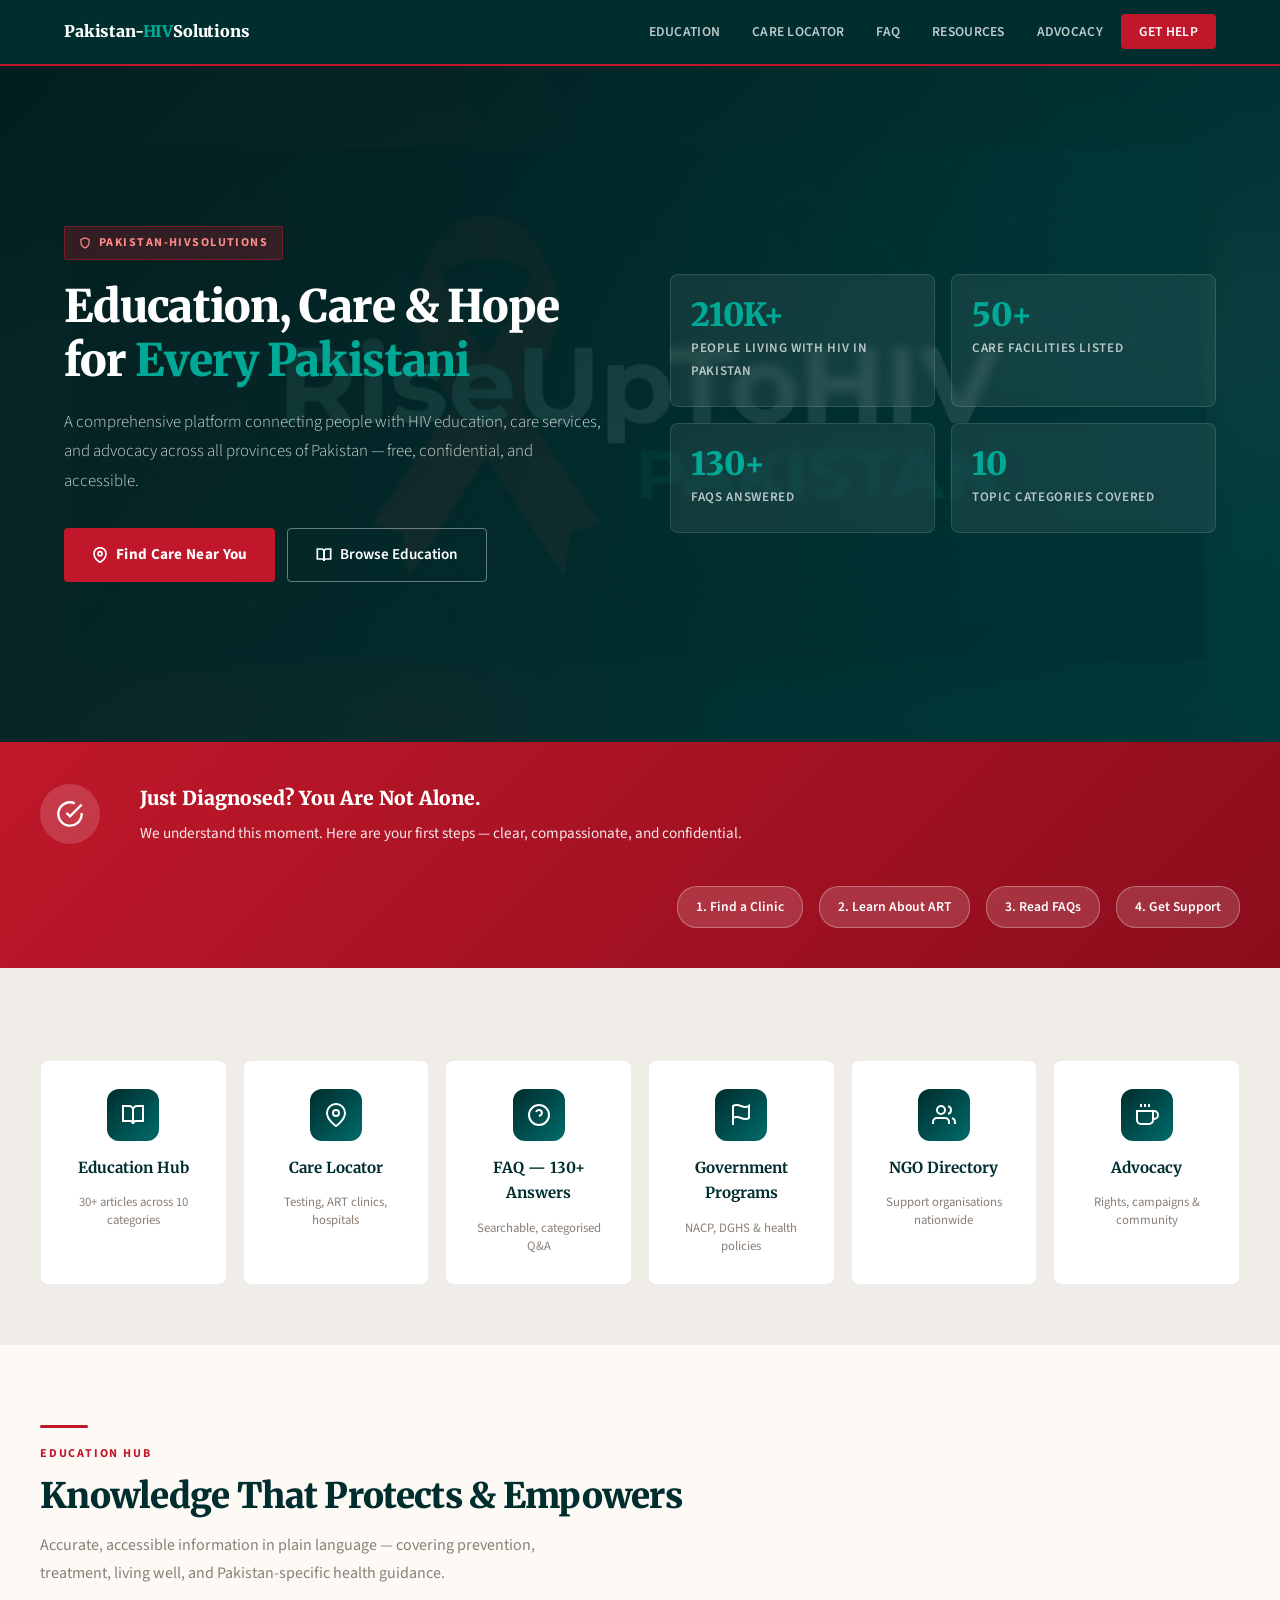
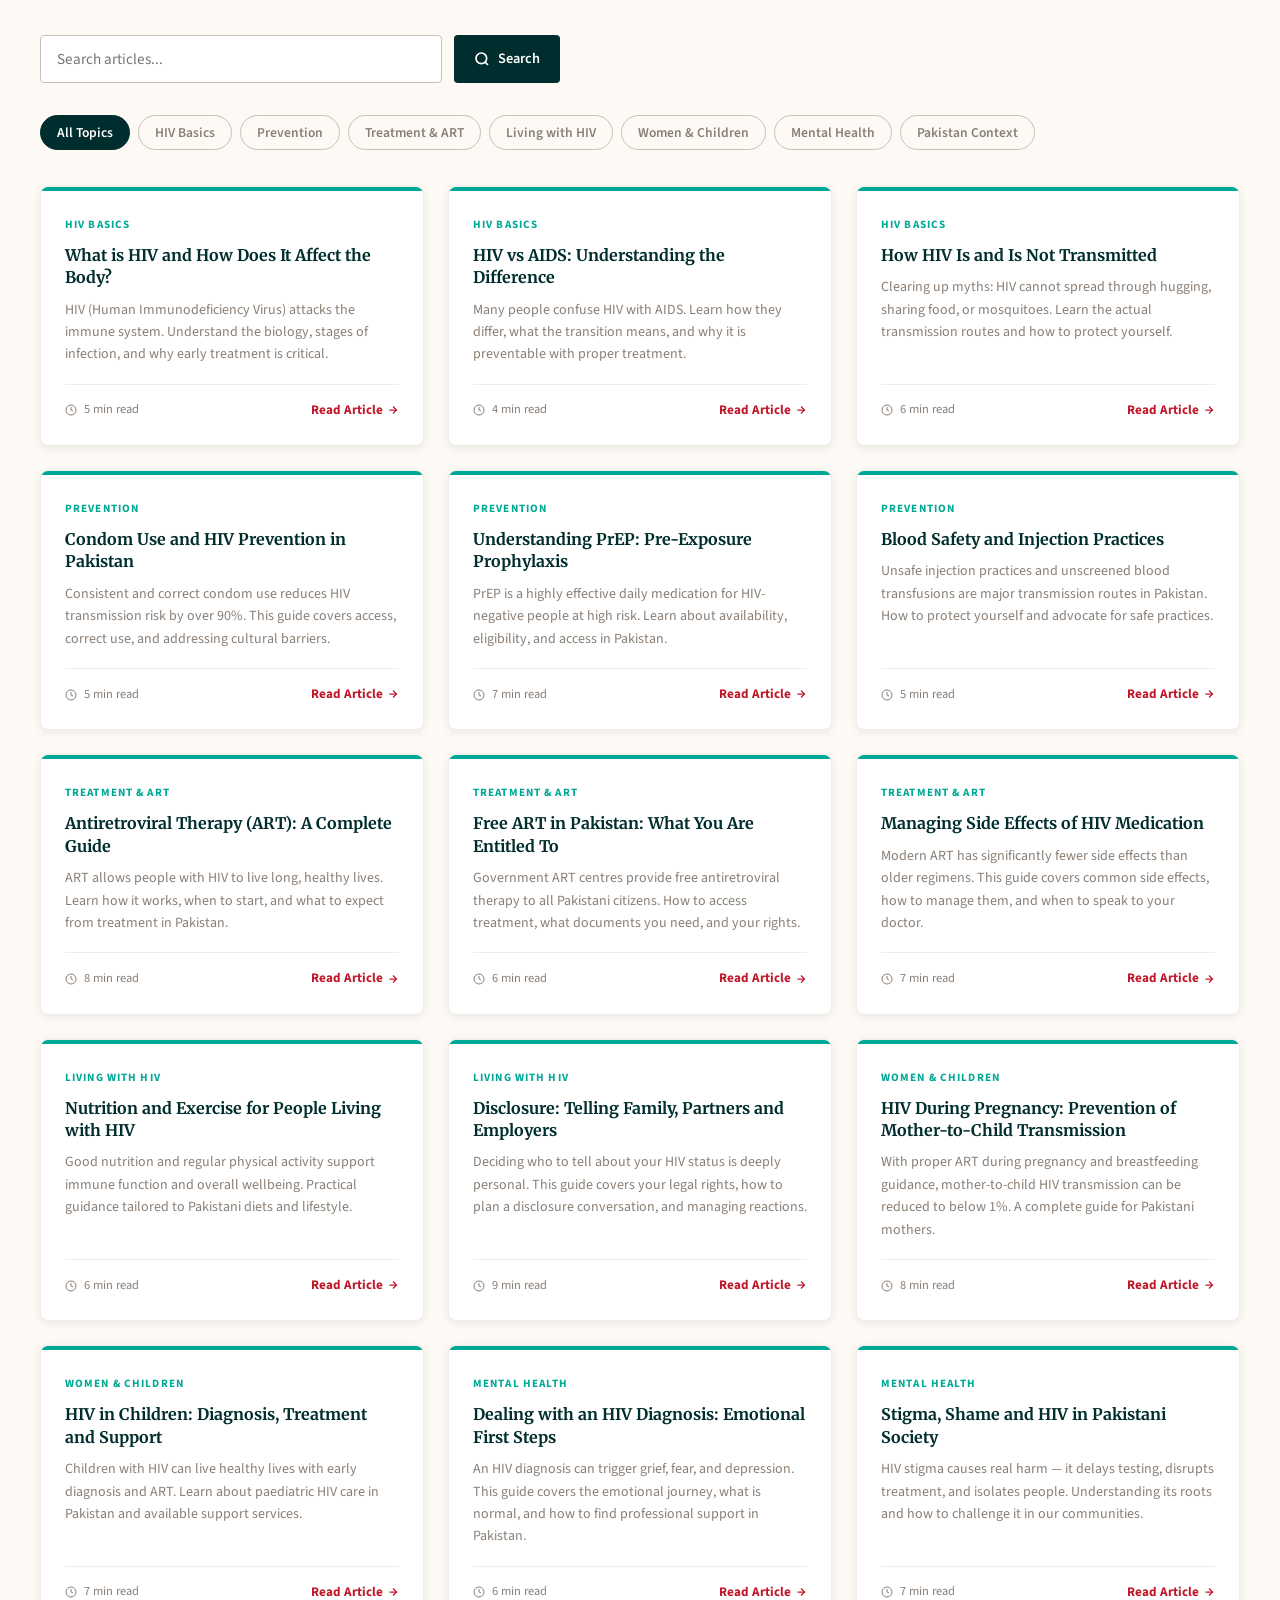
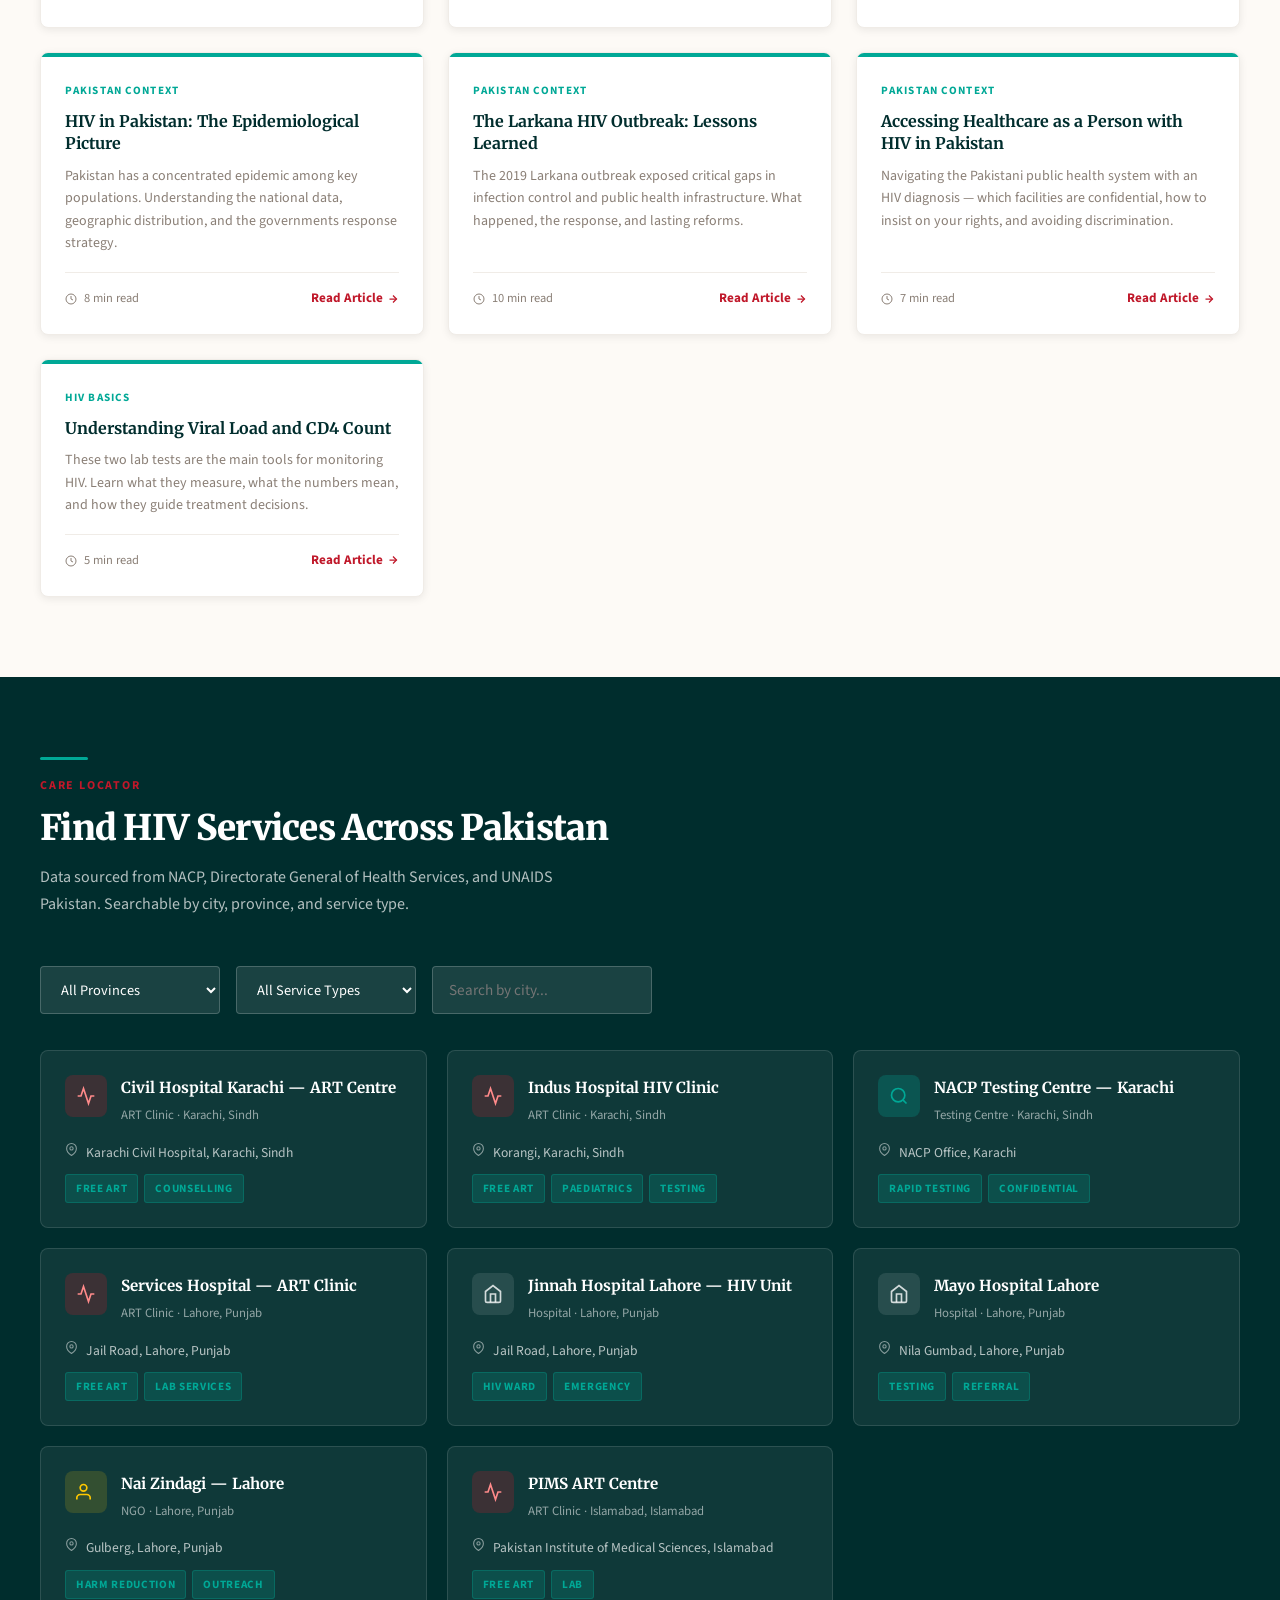
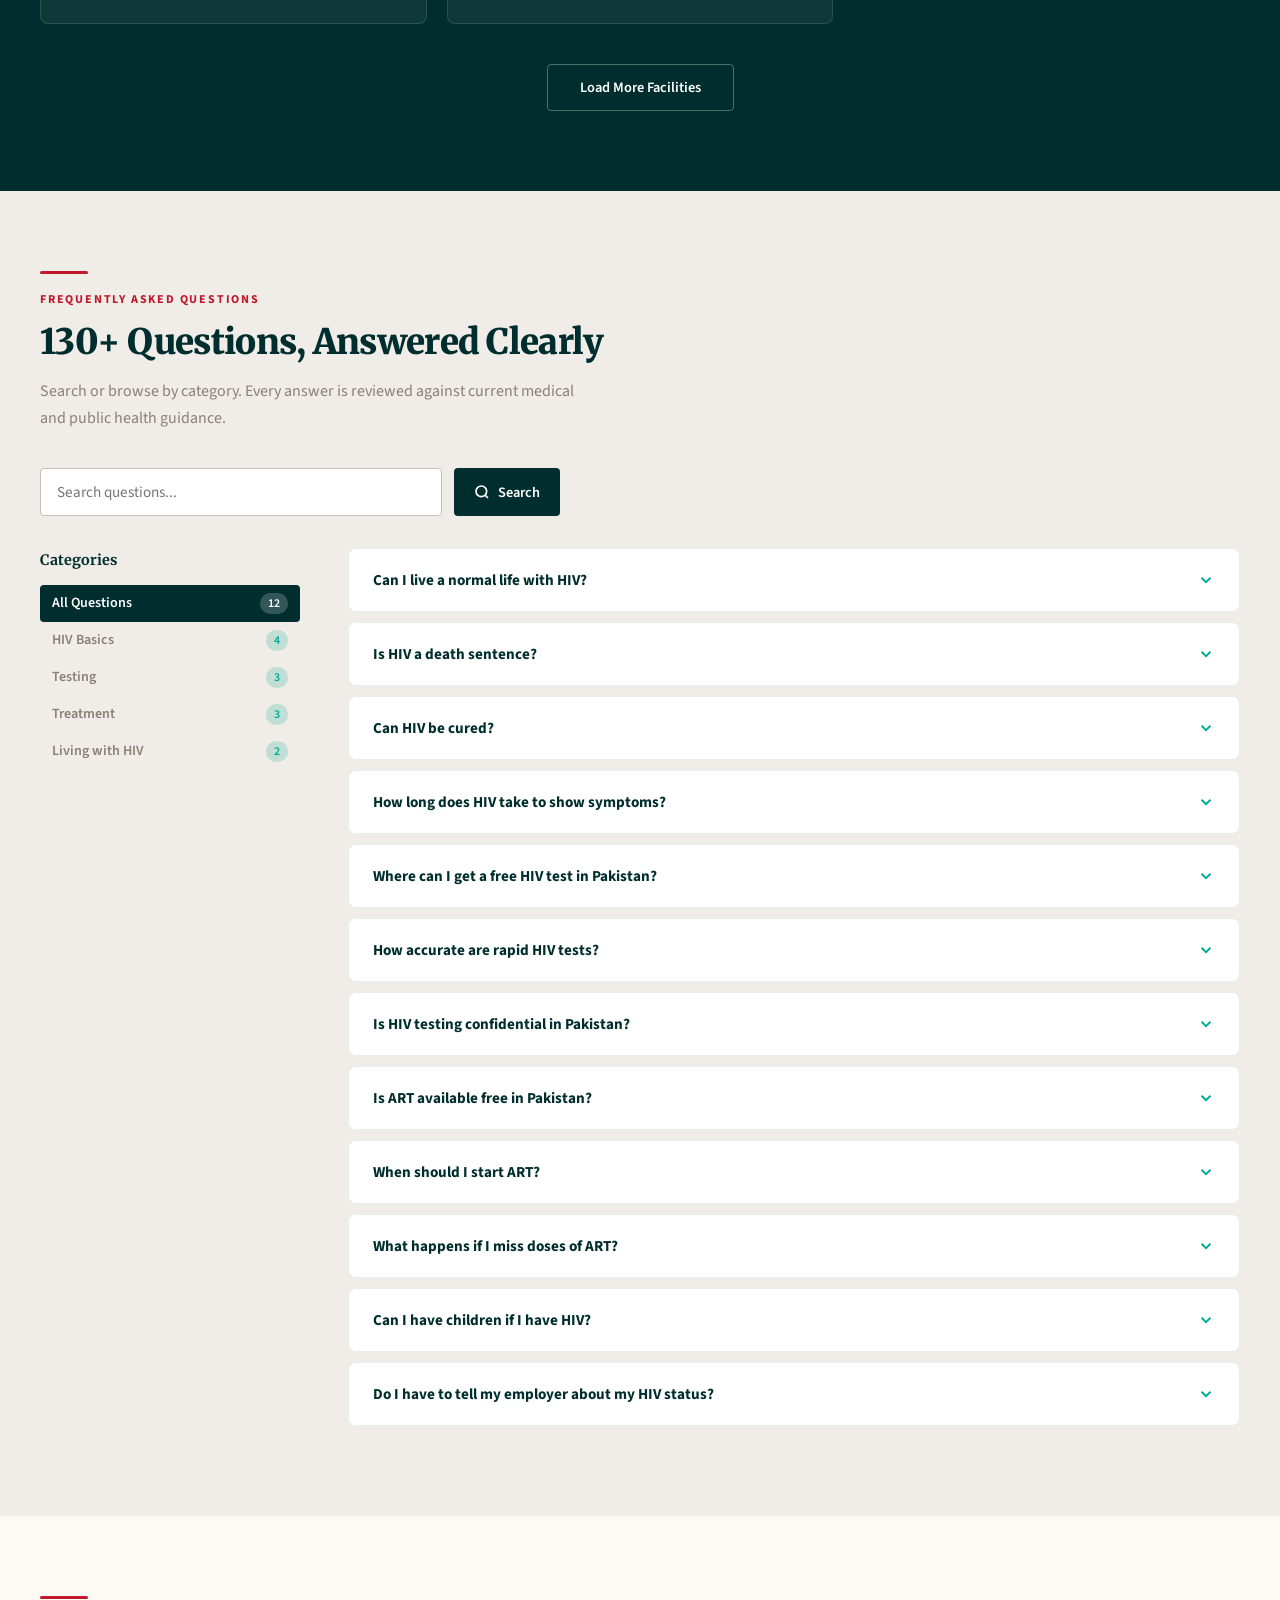
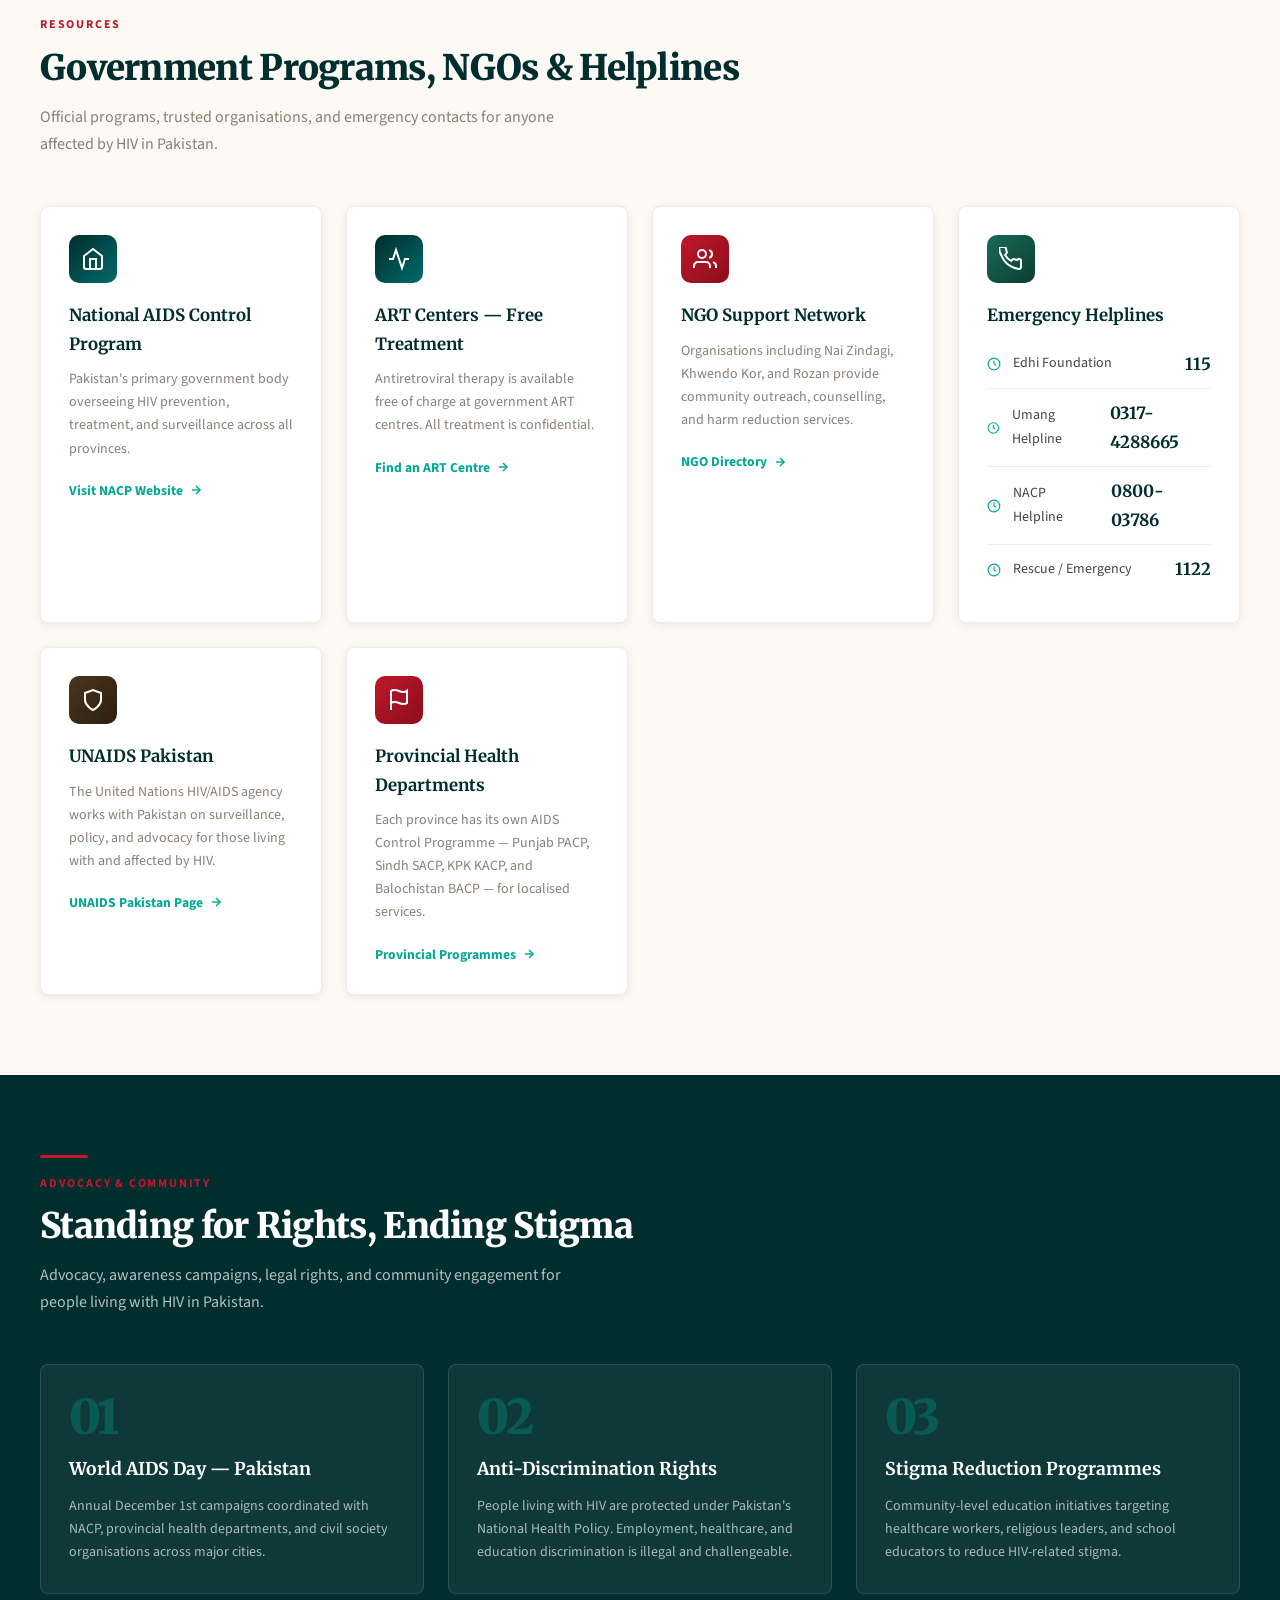
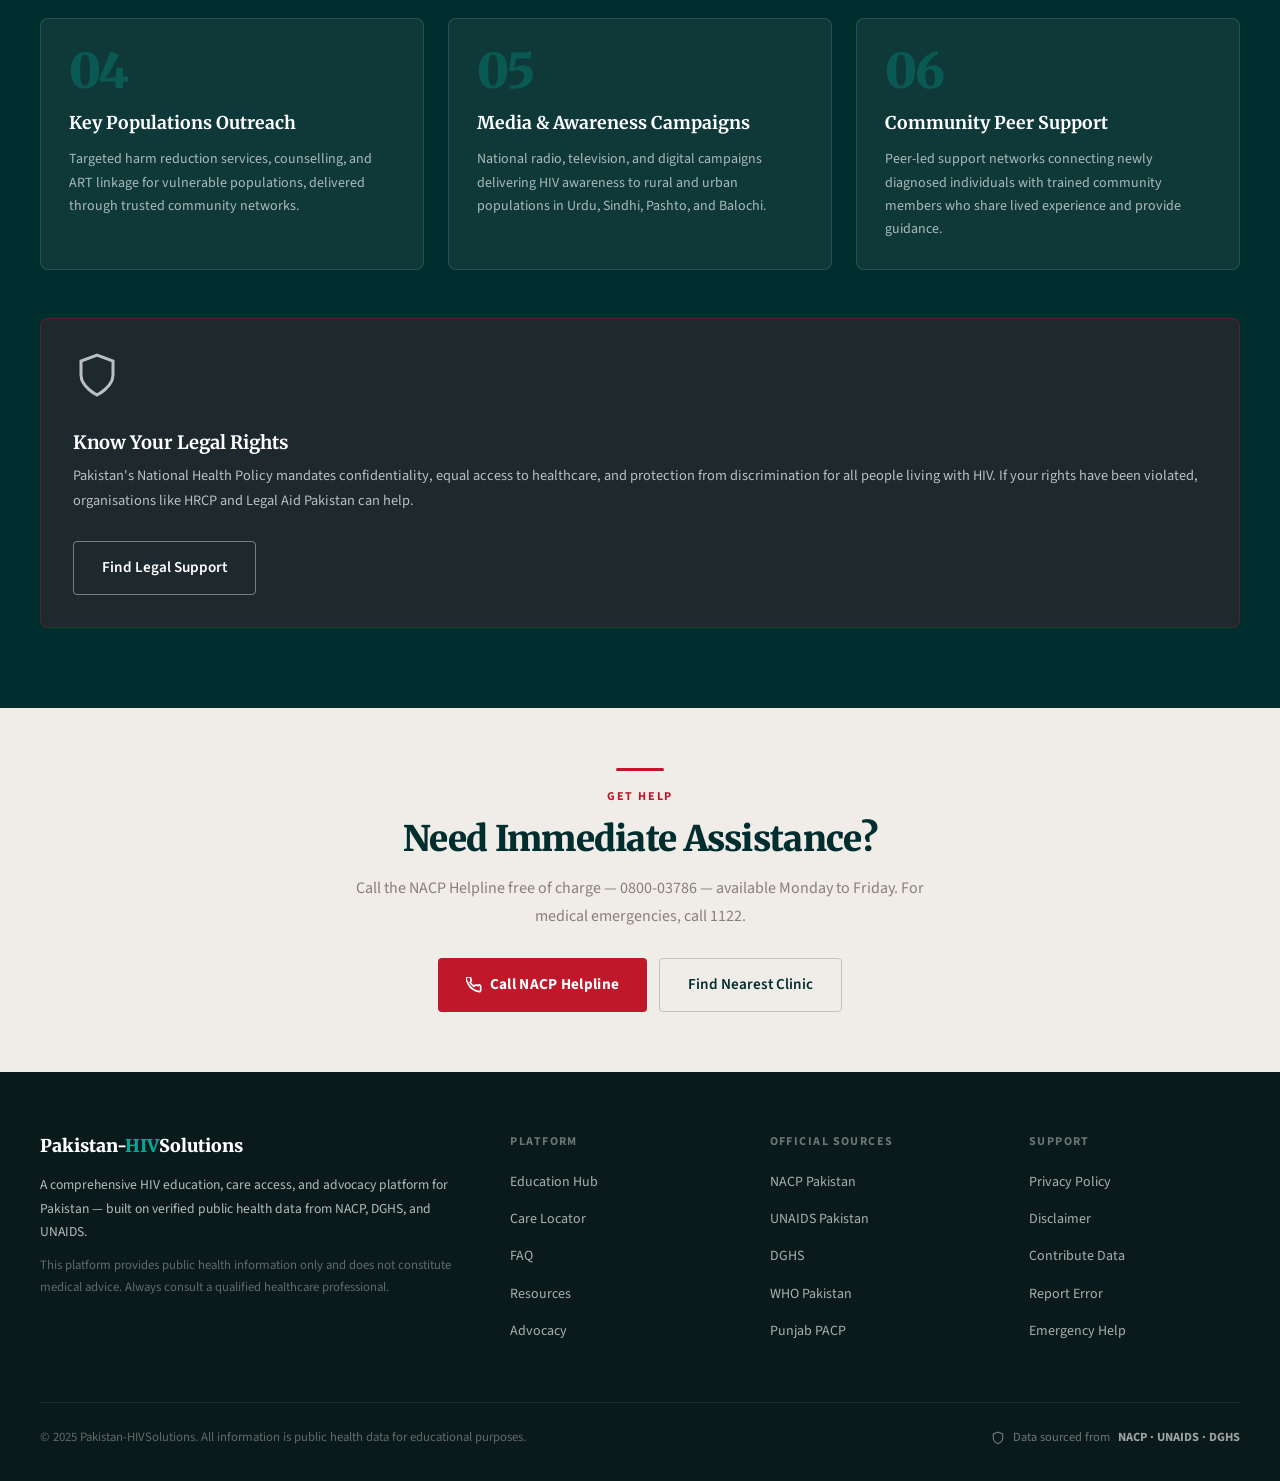
<file: pakistan_hiv.html>
<!DOCTYPE html>
<html lang="en">
<head>
<meta charset="UTF-8">
<meta name="viewport" content="width=device-width, initial-scale=1.0">
<title>Pakistan-HIVSolutions — Education, Care & Advocacy</title>
<link rel="preconnect" href="https://fonts.googleapis.com">
<link href="https://fonts.googleapis.com/css2?family=Merriweather:wght@400;700;900&family=Source+Sans+3:wght@300;400;600;700&display=swap" rel="stylesheet">
<style>
  :root {
    --teal-deep: #002d2d;
    --teal-mid: #004d4d;
    --teal-light: #006b6b;
    --teal-accent: #00a896;
    --red-ribbon: #c0182a;
    --red-light: #e8253a;
    --cream: #f7f3ee;
    --warm-white: #fdfaf6;
    --gray-100: #f0ece7;
    --gray-300: #c8c0b8;
    --gray-500: #8a7f76;
    --gray-700: #4a443f;
    --gray-900: #1a1614;
    --font-head: 'Merriweather', serif;
    --font-body: 'Source Sans 3', sans-serif;
    --shadow-sm: 0 2px 8px rgba(0,0,0,0.08);
    --shadow-md: 0 8px 24px rgba(0,0,0,0.12);
    --shadow-lg: 0 20px 60px rgba(0,0,0,0.16);
    --radius: 4px;
    --radius-lg: 8px;
  }

  *, *::before, *::after { box-sizing: border-box; margin: 0; padding: 0; }
  
  html { scroll-behavior: smooth; }

  body {
    font-family: var(--font-body);
    background: var(--warm-white);
    color: var(--gray-700);
    font-size: 16px;
    line-height: 1.7;
  }

  /* ─── NAV ─── */
  .nav {
    position: sticky;
    top: 0;
    z-index: 1000;
    background: var(--teal-deep);
    border-bottom: 2px solid var(--red-ribbon);
  }
  .nav-inner {
    max-width: 1200px;
    margin: 0 auto;
    padding: 0 24px;
    display: flex;
    align-items: center;
    justify-content: space-between;
    height: 64px;
  }
  .nav-logo {
    font-family: var(--font-head);
    font-weight: 900;
    font-size: 1rem;
    color: #fff;
    text-decoration: none;
    letter-spacing: -0.01em;
  }
  .nav-logo span { color: var(--teal-accent); }
  .nav-links {
    display: flex;
    gap: 4px;
    list-style: none;
  }
  .nav-links a {
    color: rgba(255,255,255,0.75);
    text-decoration: none;
    font-size: 0.85rem;
    font-weight: 600;
    padding: 8px 14px;
    border-radius: var(--radius);
    transition: color 0.2s, background 0.2s;
    letter-spacing: 0.02em;
    text-transform: uppercase;
  }
  .nav-links a:hover { color: #fff; background: rgba(255,255,255,0.08); }
  .nav-cta {
    background: var(--red-ribbon) !important;
    color: #fff !important;
    padding: 8px 18px !important;
    border-radius: var(--radius) !important;
  }
  .nav-cta:hover { background: var(--red-light) !important; }
  .hamburger { display: none; flex-direction: column; gap: 5px; cursor: pointer; padding: 8px; }
  .hamburger span { width: 24px; height: 2px; background: #fff; display: block; transition: 0.3s; }

  /* ─── HERO ─── */
  .hero {
    position: relative;
    min-height: 520px;
    display: flex;
    align-items: center;
    overflow: hidden;
    background: var(--teal-deep);
  }
  .hero-bg {
    position: absolute;
    inset: 0;
    background-image: var(--hero-img);
    background-size: cover;
    background-position: center;
    opacity: 0.35;
  }
  .hero-overlay {
    position: absolute;
    inset: 0;
    background: linear-gradient(135deg, rgba(0,30,30,0.92) 0%, rgba(0,45,45,0.75) 50%, rgba(0,65,65,0.6) 100%);
  }
  .hero-content {
    position: relative;
    max-width: 1200px;
    margin: 0 auto;
    padding: 80px 24px;
    display: grid;
    grid-template-columns: 1fr 1fr;
    gap: 60px;
    align-items: center;
  }
  .hero-badge {
    display: inline-flex;
    align-items: center;
    gap: 8px;
    background: rgba(192,24,42,0.25);
    border: 1px solid rgba(192,24,42,0.5);
    color: #ff8a8a;
    font-size: 0.75rem;
    font-weight: 700;
    letter-spacing: 0.12em;
    text-transform: uppercase;
    padding: 6px 14px;
    border-radius: 2px;
    margin-bottom: 20px;
  }
  .hero-badge svg { width: 12px; height: 12px; }
  .hero-title {
    font-family: var(--font-head);
    font-size: clamp(1.8rem, 4vw, 2.8rem);
    font-weight: 900;
    color: #fff;
    line-height: 1.2;
    margin-bottom: 20px;
    letter-spacing: -0.02em;
  }
  .hero-title em { color: var(--teal-accent); font-style: normal; }
  .hero-desc {
    color: rgba(255,255,255,0.8);
    font-size: 1.05rem;
    line-height: 1.75;
    margin-bottom: 32px;
    font-weight: 300;
  }
  .hero-actions { display: flex; gap: 12px; flex-wrap: wrap; }
  .btn-primary {
    background: var(--red-ribbon);
    color: #fff;
    padding: 14px 28px;
    border: none;
    border-radius: var(--radius);
    font-family: var(--font-body);
    font-size: 0.95rem;
    font-weight: 700;
    cursor: pointer;
    text-decoration: none;
    display: inline-flex;
    align-items: center;
    gap: 8px;
    transition: background 0.2s, transform 0.2s;
    letter-spacing: 0.02em;
  }
  .btn-primary:hover { background: var(--red-light); transform: translateY(-1px); }
  .btn-outline {
    background: transparent;
    color: #fff;
    padding: 13px 28px;
    border: 1.5px solid rgba(255,255,255,0.4);
    border-radius: var(--radius);
    font-family: var(--font-body);
    font-size: 0.95rem;
    font-weight: 600;
    cursor: pointer;
    text-decoration: none;
    display: inline-flex;
    align-items: center;
    gap: 8px;
    transition: border-color 0.2s, background 0.2s;
  }
  .btn-outline:hover { border-color: rgba(255,255,255,0.8); background: rgba(255,255,255,0.07); }
  .hero-stats {
    display: grid;
    grid-template-columns: 1fr 1fr;
    gap: 16px;
  }
  .stat-card {
    background: rgba(255,255,255,0.07);
    border: 1px solid rgba(255,255,255,0.12);
    border-radius: var(--radius-lg);
    padding: 24px 20px;
    backdrop-filter: blur(4px);
  }
  .stat-number {
    font-family: var(--font-head);
    font-size: 2rem;
    font-weight: 900;
    color: var(--teal-accent);
    line-height: 1;
    margin-bottom: 6px;
  }
  .stat-label { color: rgba(255,255,255,0.7); font-size: 0.82rem; font-weight: 600; letter-spacing: 0.05em; text-transform: uppercase; }

  /* ─── DIAGNOSED PANEL ─── */
  .diagnosed {
    background: linear-gradient(135deg, var(--red-ribbon), #8b0d1c);
    color: #fff;
    padding: 40px 24px;
  }
  .diagnosed-inner {
    max-width: 1200px;
    margin: 0 auto;
    display: flex;
    align-items: center;
    gap: 40px;
    flex-wrap: wrap;
  }
  .diagnosed-icon {
    width: 60px;
    height: 60px;
    background: rgba(255,255,255,0.15);
    border-radius: 50%;
    display: flex;
    align-items: center;
    justify-content: center;
    flex-shrink: 0;
  }
  .diagnosed-text h3 {
    font-family: var(--font-head);
    font-size: 1.2rem;
    font-weight: 900;
    margin-bottom: 6px;
  }
  .diagnosed-text p { opacity: 0.9; font-size: 0.95rem; }
  .diagnosed-steps {
    display: flex;
    gap: 16px;
    flex-wrap: wrap;
    margin-left: auto;
  }
  .step-pill {
    background: rgba(255,255,255,0.15);
    border: 1px solid rgba(255,255,255,0.3);
    color: #fff;
    padding: 8px 18px;
    border-radius: 20px;
    font-size: 0.85rem;
    font-weight: 600;
    text-decoration: none;
    transition: background 0.2s;
  }
  .step-pill:hover { background: rgba(255,255,255,0.25); }

  /* ─── SECTION COMMON ─── */
  section { padding: 80px 24px; }
  .section-inner { max-width: 1200px; margin: 0 auto; }
  .section-label {
    font-size: 0.75rem;
    font-weight: 700;
    letter-spacing: 0.15em;
    text-transform: uppercase;
    color: var(--red-ribbon);
    margin-bottom: 10px;
  }
  .section-title {
    font-family: var(--font-head);
    font-size: clamp(1.5rem, 3vw, 2.2rem);
    font-weight: 900;
    color: var(--teal-deep);
    line-height: 1.25;
    margin-bottom: 14px;
    letter-spacing: -0.02em;
  }
  .section-desc {
    color: var(--gray-500);
    font-size: 1rem;
    max-width: 560px;
    margin-bottom: 48px;
  }
  .divider { width: 48px; height: 3px; background: var(--red-ribbon); margin-bottom: 16px; border-radius: 2px; }

  /* ─── QUICK NAV CARDS ─── */
  .quick-nav {
    background: var(--gray-100);
    padding: 60px 24px;
  }
  .quick-grid {
    display: grid;
    grid-template-columns: repeat(auto-fit, minmax(180px, 1fr));
    gap: 16px;
    margin-top: 32px;
  }
  .quick-card {
    background: #fff;
    border: 1px solid rgba(0,0,0,0.07);
    border-radius: var(--radius-lg);
    padding: 28px 20px;
    text-align: center;
    text-decoration: none;
    transition: box-shadow 0.25s, transform 0.25s, border-color 0.25s;
    display: flex;
    flex-direction: column;
    align-items: center;
    gap: 14px;
  }
  .quick-card:hover { box-shadow: var(--shadow-md); transform: translateY(-3px); border-color: var(--teal-accent); }
  .quick-icon {
    width: 52px;
    height: 52px;
    background: linear-gradient(135deg, var(--teal-deep), var(--teal-light));
    border-radius: 12px;
    display: flex;
    align-items: center;
    justify-content: center;
    color: #fff;
  }
  .quick-card h4 { font-family: var(--font-head); font-size: 0.95rem; font-weight: 700; color: var(--teal-deep); }
  .quick-card p { font-size: 0.8rem; color: var(--gray-500); line-height: 1.4; }

  /* ─── EDUCATION HUB ─── */
  .edu-hub { background: var(--warm-white); }
  .search-bar {
    display: flex;
    gap: 12px;
    margin-bottom: 32px;
    max-width: 520px;
  }
  .search-input {
    flex: 1;
    padding: 12px 16px;
    border: 1.5px solid var(--gray-300);
    border-radius: var(--radius);
    font-family: var(--font-body);
    font-size: 0.95rem;
    color: var(--gray-700);
    outline: none;
    transition: border-color 0.2s;
  }
  .search-input:focus { border-color: var(--teal-accent); }
  .search-btn {
    background: var(--teal-deep);
    color: #fff;
    border: none;
    padding: 12px 20px;
    border-radius: var(--radius);
    cursor: pointer;
    display: flex;
    align-items: center;
    gap: 8px;
    font-family: var(--font-body);
    font-weight: 600;
    font-size: 0.9rem;
    transition: background 0.2s;
  }
  .search-btn:hover { background: var(--teal-light); }
  .category-tabs {
    display: flex;
    gap: 8px;
    flex-wrap: wrap;
    margin-bottom: 36px;
  }
  .tab {
    padding: 7px 16px;
    border: 1.5px solid var(--gray-300);
    border-radius: 20px;
    background: transparent;
    font-family: var(--font-body);
    font-size: 0.85rem;
    font-weight: 600;
    color: var(--gray-500);
    cursor: pointer;
    transition: all 0.2s;
  }
  .tab.active, .tab:hover { border-color: var(--teal-deep); background: var(--teal-deep); color: #fff; }
  .articles-grid {
    display: grid;
    grid-template-columns: repeat(auto-fill, minmax(300px, 1fr));
    gap: 24px;
  }
  .article-card {
    background: #fff;
    border: 1px solid var(--gray-100);
    border-radius: var(--radius-lg);
    overflow: hidden;
    box-shadow: var(--shadow-sm);
    transition: box-shadow 0.25s, transform 0.25s;
    display: flex;
    flex-direction: column;
  }
  .article-card:hover { box-shadow: var(--shadow-md); transform: translateY(-2px); }
  .article-cat-bar { height: 4px; background: var(--teal-accent); }
  .article-body { padding: 24px; flex: 1; display: flex; flex-direction: column; }
  .article-tag {
    font-size: 0.7rem;
    font-weight: 700;
    letter-spacing: 0.1em;
    text-transform: uppercase;
    color: var(--teal-accent);
    margin-bottom: 10px;
  }
  .article-title {
    font-family: var(--font-head);
    font-size: 1rem;
    font-weight: 700;
    color: var(--teal-deep);
    margin-bottom: 10px;
    line-height: 1.4;
  }
  .article-excerpt { font-size: 0.875rem; color: var(--gray-500); line-height: 1.6; flex: 1; }
  .article-meta {
    margin-top: 18px;
    padding-top: 14px;
    border-top: 1px solid var(--gray-100);
    display: flex;
    align-items: center;
    justify-content: space-between;
  }
  .article-read { font-size: 0.78rem; color: var(--gray-500); }
  .article-link {
    font-size: 0.82rem;
    font-weight: 700;
    color: var(--red-ribbon);
    text-decoration: none;
    display: flex;
    align-items: center;
    gap: 4px;
  }
  .article-link:hover { color: var(--red-light); }

  /* ─── CARE LOCATOR ─── */
  .care-locator { background: var(--teal-deep); color: #fff; }
  .care-locator .section-title { color: #fff; }
  .care-locator .section-desc { color: rgba(255,255,255,0.7); }
  .care-locator .divider { background: var(--teal-accent); }
  .locator-filters {
    display: flex;
    gap: 16px;
    flex-wrap: wrap;
    margin-bottom: 36px;
  }
  .filter-select {
    padding: 11px 16px;
    background: rgba(255,255,255,0.1);
    border: 1.5px solid rgba(255,255,255,0.2);
    border-radius: var(--radius);
    color: #fff;
    font-family: var(--font-body);
    font-size: 0.9rem;
    cursor: pointer;
    outline: none;
    min-width: 180px;
    transition: border-color 0.2s;
  }
  .filter-select option { background: var(--teal-deep); color: #fff; }
  .filter-select:focus { border-color: var(--teal-accent); }
  .locations-grid {
    display: grid;
    grid-template-columns: repeat(auto-fill, minmax(320px, 1fr));
    gap: 20px;
  }
  .loc-card {
    background: rgba(255,255,255,0.06);
    border: 1px solid rgba(255,255,255,0.12);
    border-radius: var(--radius-lg);
    padding: 24px;
    transition: background 0.2s, border-color 0.2s;
  }
  .loc-card:hover { background: rgba(255,255,255,0.1); border-color: var(--teal-accent); }
  .loc-header { display: flex; align-items: flex-start; gap: 14px; margin-bottom: 14px; }
  .loc-type-icon {
    width: 42px;
    height: 42px;
    border-radius: 8px;
    display: flex;
    align-items: center;
    justify-content: center;
    flex-shrink: 0;
  }
  .type-testing { background: rgba(0,168,150,0.25); color: var(--teal-accent); }
  .type-art { background: rgba(192,24,42,0.25); color: #ff8a8a; }
  .type-hospital { background: rgba(255,255,255,0.1); color: rgba(255,255,255,0.8); }
  .type-ngo { background: rgba(255,200,0,0.15); color: #ffc800; }
  .type-support { background: rgba(100,200,255,0.15); color: #64c8ff; }
  .loc-name { font-family: var(--font-head); font-size: 0.95rem; font-weight: 700; color: #fff; margin-bottom: 4px; }
  .loc-meta { font-size: 0.8rem; color: rgba(255,255,255,0.55); }
  .loc-address { font-size: 0.85rem; color: rgba(255,255,255,0.7); display: flex; align-items: flex-start; gap: 8px; margin-bottom: 10px; }
  .loc-tags { display: flex; gap: 6px; flex-wrap: wrap; }
  .loc-tag {
    font-size: 0.7rem;
    font-weight: 700;
    letter-spacing: 0.06em;
    text-transform: uppercase;
    padding: 4px 10px;
    border-radius: 3px;
    background: rgba(0,168,150,0.2);
    color: var(--teal-accent);
    border: 1px solid rgba(0,168,150,0.3);
  }
  .load-more {
    text-align: center;
    margin-top: 40px;
  }
  .btn-ghost {
    background: transparent;
    border: 1.5px solid rgba(255,255,255,0.3);
    color: #fff;
    padding: 12px 32px;
    border-radius: var(--radius);
    font-family: var(--font-body);
    font-weight: 600;
    font-size: 0.9rem;
    cursor: pointer;
    transition: border-color 0.2s, background 0.2s;
  }
  .btn-ghost:hover { border-color: var(--teal-accent); background: rgba(0,168,150,0.1); }

  /* ─── FAQ ─── */
  .faq-section { background: var(--gray-100); }
  .faq-layout { display: grid; grid-template-columns: 260px 1fr; gap: 48px; }
  .faq-sidebar h4 { font-family: var(--font-head); font-size: 0.9rem; font-weight: 700; color: var(--teal-deep); margin-bottom: 12px; margin-top: 20px; }
  .faq-sidebar h4:first-child { margin-top: 0; }
  .faq-cat-btn {
    width: 100%;
    text-align: left;
    background: none;
    border: none;
    padding: 8px 12px;
    font-family: var(--font-body);
    font-size: 0.88rem;
    color: var(--gray-500);
    cursor: pointer;
    border-radius: var(--radius);
    transition: background 0.2s, color 0.2s;
    font-weight: 600;
    display: flex;
    align-items: center;
    justify-content: space-between;
  }
  .faq-cat-btn.active, .faq-cat-btn:hover { background: var(--teal-deep); color: #fff; }
  .faq-cat-count {
    font-size: 0.75rem;
    background: rgba(0,168,150,0.2);
    color: var(--teal-accent);
    padding: 2px 8px;
    border-radius: 10px;
  }
  .faq-cat-btn.active .faq-cat-count { background: rgba(255,255,255,0.2); color: #fff; }
  .accordion-item {
    background: #fff;
    border: 1px solid rgba(0,0,0,0.07);
    border-radius: var(--radius-lg);
    margin-bottom: 10px;
    overflow: hidden;
  }
  .accordion-header {
    width: 100%;
    text-align: left;
    background: none;
    border: none;
    padding: 20px 24px;
    font-family: var(--font-body);
    font-size: 0.95rem;
    font-weight: 700;
    color: var(--teal-deep);
    cursor: pointer;
    display: flex;
    align-items: center;
    justify-content: space-between;
    gap: 16px;
    transition: background 0.2s;
  }
  .accordion-header:hover { background: var(--gray-100); }
  .accordion-icon { flex-shrink: 0; transition: transform 0.3s; color: var(--teal-accent); }
  .accordion-item.open .accordion-icon { transform: rotate(180deg); }
  .accordion-body {
    max-height: 0;
    overflow: hidden;
    transition: max-height 0.35s ease;
    padding: 0 24px;
    font-size: 0.9rem;
    color: var(--gray-700);
    line-height: 1.75;
  }
  .accordion-body-inner { padding: 0 0 20px; }
  .accordion-item.open .accordion-body { max-height: 400px; }

  /* ─── RESOURCES ─── */
  .resources { background: var(--warm-white); }
  .resources-grid {
    display: grid;
    grid-template-columns: repeat(auto-fill, minmax(280px, 1fr));
    gap: 24px;
  }
  .resource-card {
    border: 1px solid var(--gray-100);
    border-radius: var(--radius-lg);
    padding: 28px;
    background: #fff;
    box-shadow: var(--shadow-sm);
    transition: box-shadow 0.25s, transform 0.25s;
  }
  .resource-card:hover { box-shadow: var(--shadow-md); transform: translateY(-2px); }
  .resource-icon {
    width: 48px;
    height: 48px;
    border-radius: 10px;
    display: flex;
    align-items: center;
    justify-content: center;
    margin-bottom: 18px;
    color: #fff;
  }
  .rc-gov { background: linear-gradient(135deg, var(--teal-deep), var(--teal-light)); }
  .rc-ngo { background: linear-gradient(135deg, var(--red-ribbon), #8b0d1c); }
  .rc-helpline { background: linear-gradient(135deg, #1a6b5a, #0a3d2f); }
  .rc-legal { background: linear-gradient(135deg, #4a3520, #2d1f0f); }
  .resource-card h4 { font-family: var(--font-head); font-size: 1.05rem; font-weight: 700; color: var(--teal-deep); margin-bottom: 10px; }
  .resource-card p { font-size: 0.875rem; color: var(--gray-500); margin-bottom: 18px; line-height: 1.65; }
  .resource-link {
    font-size: 0.85rem;
    font-weight: 700;
    color: var(--teal-accent);
    text-decoration: none;
    display: flex;
    align-items: center;
    gap: 6px;
    transition: gap 0.2s;
  }
  .resource-link:hover { gap: 10px; }
  .helpline-list { list-style: none; }
  .helpline-list li {
    display: flex;
    align-items: center;
    gap: 12px;
    padding: 10px 0;
    border-bottom: 1px solid var(--gray-100);
    font-size: 0.875rem;
  }
  .helpline-list li:last-child { border-bottom: none; }
  .helpline-number { font-family: var(--font-head); font-weight: 700; color: var(--teal-deep); font-size: 1.05rem; margin-left: auto; }

  /* ─── ADVOCACY ─── */
  .advocacy { background: var(--teal-deep); color: #fff; }
  .advocacy .section-title { color: #fff; }
  .advocacy .section-desc { color: rgba(255,255,255,0.7); }
  .advocacy .divider { background: var(--red-ribbon); }
  .advocacy-grid {
    display: grid;
    grid-template-columns: repeat(auto-fill, minmax(300px, 1fr));
    gap: 24px;
  }
  .advocacy-card {
    background: rgba(255,255,255,0.06);
    border: 1px solid rgba(255,255,255,0.12);
    border-radius: var(--radius-lg);
    padding: 28px;
    transition: background 0.2s, border-color 0.2s;
  }
  .advocacy-card:hover { background: rgba(255,255,255,0.1); border-color: var(--red-ribbon); }
  .adv-number {
    font-family: var(--font-head);
    font-size: 3rem;
    font-weight: 900;
    color: rgba(0,168,150,0.3);
    line-height: 1;
    margin-bottom: 14px;
    letter-spacing: -0.04em;
  }
  .advocacy-card h4 { font-family: var(--font-head); font-size: 1.1rem; font-weight: 700; color: #fff; margin-bottom: 10px; }
  .advocacy-card p { font-size: 0.875rem; color: rgba(255,255,255,0.65); line-height: 1.65; }
  .rights-banner {
    margin-top: 48px;
    background: rgba(192,24,42,0.15);
    border: 1px solid rgba(192,24,42,0.35);
    border-radius: var(--radius-lg);
    padding: 32px;
    display: flex;
    align-items: center;
    gap: 28px;
    flex-wrap: wrap;
  }
  .rights-banner h4 { font-family: var(--font-head); font-size: 1.15rem; font-weight: 700; color: #fff; margin-bottom: 6px; }
  .rights-banner p { font-size: 0.9rem; color: rgba(255,255,255,0.7); }

  /* ─── FOOTER ─── */
  footer {
    background: #0a1a1a;
    color: rgba(255,255,255,0.7);
    padding: 60px 24px 32px;
  }
  .footer-inner {
    max-width: 1200px;
    margin: 0 auto;
    display: grid;
    grid-template-columns: 2fr 1fr 1fr 1fr;
    gap: 48px;
    margin-bottom: 48px;
  }
  .footer-brand h3 {
    font-family: var(--font-head);
    font-size: 1.1rem;
    font-weight: 900;
    color: #fff;
    margin-bottom: 12px;
  }
  .footer-brand h3 span { color: var(--teal-accent); }
  .footer-brand p { font-size: 0.85rem; line-height: 1.7; }
  .footer-col h5 { font-size: 0.75rem; font-weight: 700; letter-spacing: 0.12em; text-transform: uppercase; color: rgba(255,255,255,0.4); margin-bottom: 16px; }
  .footer-col ul { list-style: none; }
  .footer-col li { margin-bottom: 10px; }
  .footer-col a { color: rgba(255,255,255,0.65); text-decoration: none; font-size: 0.875rem; transition: color 0.2s; }
  .footer-col a:hover { color: var(--teal-accent); }
  .footer-bottom {
    max-width: 1200px;
    margin: 0 auto;
    padding-top: 24px;
    border-top: 1px solid rgba(255,255,255,0.08);
    display: flex;
    align-items: center;
    justify-content: space-between;
    flex-wrap: wrap;
    gap: 12px;
    font-size: 0.8rem;
  }
  .footer-disclaimer { color: rgba(255,255,255,0.35); }
  .nacp-badge {
    display: flex;
    align-items: center;
    gap: 8px;
    color: rgba(255,255,255,0.4);
    font-size: 0.78rem;
  }
  .nacp-badge strong { color: rgba(255,255,255,0.6); }

  /* ─── RESPONSIVE ─── */
  @media (max-width: 900px) {
    .hero-content { grid-template-columns: 1fr; }
    .hero-stats { display: none; }
    .faq-layout { grid-template-columns: 1fr; }
    .faq-sidebar { display: flex; flex-wrap: wrap; gap: 8px; }
    .faq-sidebar h4 { width: 100%; margin-top: 8px; }
    .footer-inner { grid-template-columns: 1fr 1fr; }
    .nav-links { display: none; }
    .hamburger { display: flex; }
  }
  @media (max-width: 600px) {
    section { padding: 60px 16px; }
    .footer-inner { grid-template-columns: 1fr; }
    .diagnosed-inner { flex-direction: column; }
    .diagnosed-steps { margin-left: 0; }
  }

  /* ─── MOBILE NAV ─── */
  .mobile-nav {
    display: none;
    position: fixed;
    top: 64px;
    left: 0;
    right: 0;
    background: var(--teal-deep);
    border-bottom: 2px solid var(--red-ribbon);
    z-index: 999;
    padding: 16px 24px;
  }
  .mobile-nav.open { display: block; }
  .mobile-nav a {
    display: block;
    color: rgba(255,255,255,0.75);
    text-decoration: none;
    padding: 12px 0;
    font-size: 0.95rem;
    font-weight: 600;
    border-bottom: 1px solid rgba(255,255,255,0.07);
  }
  .mobile-nav a:hover { color: #fff; }
  .mobile-nav a:last-child { border-bottom: none; }

  /* ─── ANIMATION ─── */
  @keyframes fadeUp { from { opacity: 0; transform: translateY(24px); } to { opacity: 1; transform: translateY(0); } }
  .hero-content > * { animation: fadeUp 0.7s ease both; }
  .hero-content > *:nth-child(1) { animation-delay: 0.1s; }
  .hero-content > *:nth-child(2) { animation-delay: 0.25s; }

  /* ─── HIDDEN / SHOWN by JS ─── */
  .article-card.hidden, .loc-card.hidden, .accordion-item.hidden { display: none; }
</style>
</head>
<body>

<!-- NAV -->
<nav class="nav">
  <div class="nav-inner">
    <a href="#home" class="nav-logo">Pakistan-<span>HIV</span>Solutions</a>
    <ul class="nav-links">
      <li><a href="#education">Education</a></li>
      <li><a href="#care">Care Locator</a></li>
      <li><a href="#faq">FAQ</a></li>
      <li><a href="#resources">Resources</a></li>
      <li><a href="#advocacy">Advocacy</a></li>
      <li><a href="#contact" class="nav-cta">Get Help</a></li>
    </ul>
    <div class="hamburger" onclick="toggleMobileNav()" id="hamburger">
      <span></span><span></span><span></span>
    </div>
  </div>
</nav>
<div class="mobile-nav" id="mobileNav">
  <a href="#education" onclick="closeMobileNav()">Education Hub</a>
  <a href="#care" onclick="closeMobileNav()">Care Locator</a>
  <a href="#faq" onclick="closeMobileNav()">FAQ</a>
  <a href="#resources" onclick="closeMobileNav()">Resources</a>
  <a href="#advocacy" onclick="closeMobileNav()">Advocacy</a>
  <a href="#contact" onclick="closeMobileNav()">Get Help</a>
</div>

<!-- HERO -->
<section class="hero" id="home">
  <div class="hero-bg" id="heroBg"></div>
  <div class="hero-overlay"></div>
  <div class="hero-content">
    <div>
      <div class="hero-badge">
        <svg viewBox="0 0 24 24" fill="none" stroke="currentColor" stroke-width="2.5"><path d="M12 22s8-4 8-10V5l-8-3-8 3v7c0 6 8 10 8 10z"/></svg>
        Pakistan-HIVSolutions
      </div>
      <h1 class="hero-title">Education, Care &amp; Hope<br>for <em>Every Pakistani</em></h1>
      <p class="hero-desc">A comprehensive platform connecting people with HIV education, care services, and advocacy across all provinces of Pakistan — free, confidential, and accessible.</p>
      <div class="hero-actions">
        <a href="#care" class="btn-primary">
          <svg width="16" height="16" viewBox="0 0 24 24" fill="none" stroke="currentColor" stroke-width="2.5"><path d="M21 10c0 7-9 13-9 13s-9-6-9-13a9 9 0 0118 0z"/><circle cx="12" cy="10" r="3"/></svg>
          Find Care Near You
        </a>
        <a href="#education" class="btn-outline">
          <svg width="16" height="16" viewBox="0 0 24 24" fill="none" stroke="currentColor" stroke-width="2.5"><path d="M2 3h6a4 4 0 014 4v14a3 3 0 00-3-3H2z"/><path d="M22 3h-6a4 4 0 00-4 4v14a3 3 0 013-3h7z"/></svg>
          Browse Education
        </a>
      </div>
    </div>
    <div class="hero-stats">
      <div class="stat-card">
        <div class="stat-number">210K+</div>
        <div class="stat-label">People Living with HIV in Pakistan</div>
      </div>
      <div class="stat-card">
        <div class="stat-number">50+</div>
        <div class="stat-label">Care Facilities Listed</div>
      </div>
      <div class="stat-card">
        <div class="stat-number">130+</div>
        <div class="stat-label">FAQs Answered</div>
      </div>
      <div class="stat-card">
        <div class="stat-number">10</div>
        <div class="stat-label">Topic Categories Covered</div>
      </div>
    </div>
  </div>
</section>

<!-- JUST DIAGNOSED -->
<div class="diagnosed">
  <div class="diagnosed-inner">
    <div class="diagnosed-icon">
      <svg width="28" height="28" viewBox="0 0 24 24" fill="none" stroke="#fff" stroke-width="2"><path d="M22 11.08V12a10 10 0 11-5.93-9.14"/><polyline points="22 4 12 14.01 9 11.01"/></svg>
    </div>
    <div class="diagnosed-text">
      <h3>Just Diagnosed? You Are Not Alone.</h3>
      <p>We understand this moment. Here are your first steps — clear, compassionate, and confidential.</p>
    </div>
    <div class="diagnosed-steps">
      <a href="#care" class="step-pill">1. Find a Clinic</a>
      <a href="#education" class="step-pill">2. Learn About ART</a>
      <a href="#faq" class="step-pill">3. Read FAQs</a>
      <a href="#resources" class="step-pill">4. Get Support</a>
    </div>
  </div>
</div>

<!-- QUICK NAV -->
<div class="quick-nav">
  <div class="section-inner">
    <div class="quick-grid">
      <a href="#education" class="quick-card">
        <div class="quick-icon">
          <svg width="24" height="24" fill="none" stroke="currentColor" stroke-width="2" viewBox="0 0 24 24"><path d="M2 3h6a4 4 0 014 4v14a3 3 0 00-3-3H2z"/><path d="M22 3h-6a4 4 0 00-4 4v14a3 3 0 013-3h7z"/></svg>
        </div>
        <h4>Education Hub</h4>
        <p>30+ articles across 10 categories</p>
      </a>
      <a href="#care" class="quick-card">
        <div class="quick-icon">
          <svg width="24" height="24" fill="none" stroke="currentColor" stroke-width="2" viewBox="0 0 24 24"><path d="M21 10c0 7-9 13-9 13s-9-6-9-13a9 9 0 0118 0z"/><circle cx="12" cy="10" r="3"/></svg>
        </div>
        <h4>Care Locator</h4>
        <p>Testing, ART clinics, hospitals</p>
      </a>
      <a href="#faq" class="quick-card">
        <div class="quick-icon">
          <svg width="24" height="24" fill="none" stroke="currentColor" stroke-width="2" viewBox="0 0 24 24"><circle cx="12" cy="12" r="10"/><path d="M9.09 9a3 3 0 015.83 1c0 2-3 3-3 3"/><line x1="12" y1="17" x2="12.01" y2="17"/></svg>
        </div>
        <h4>FAQ — 130+ Answers</h4>
        <p>Searchable, categorised Q&amp;A</p>
      </a>
      <a href="#resources" class="quick-card">
        <div class="quick-icon">
          <svg width="24" height="24" fill="none" stroke="currentColor" stroke-width="2" viewBox="0 0 24 24"><path d="M4 15s1-1 4-1 5 2 8 2 4-1 4-1V3s-1 1-4 1-5-2-8-2-4 1-4 1z"/><line x1="4" y1="22" x2="4" y2="15"/></svg>
        </div>
        <h4>Government Programs</h4>
        <p>NACP, DGHS &amp; health policies</p>
      </a>
      <a href="#resources" class="quick-card">
        <div class="quick-icon">
          <svg width="24" height="24" fill="none" stroke="currentColor" stroke-width="2" viewBox="0 0 24 24"><path d="M17 21v-2a4 4 0 00-4-4H5a4 4 0 00-4 4v2"/><circle cx="9" cy="7" r="4"/><path d="M23 21v-2a4 4 0 00-3-3.87"/><path d="M16 3.13a4 4 0 010 7.75"/></svg>
        </div>
        <h4>NGO Directory</h4>
        <p>Support organisations nationwide</p>
      </a>
      <a href="#advocacy" class="quick-card">
        <div class="quick-icon">
          <svg width="24" height="24" fill="none" stroke="currentColor" stroke-width="2" viewBox="0 0 24 24"><path d="M18 8h1a4 4 0 010 8h-1"/><path d="M2 8h16v9a4 4 0 01-4 4H6a4 4 0 01-4-4V8z"/><line x1="6" y1="1" x2="6" y2="4"/><line x1="10" y1="1" x2="10" y2="4"/><line x1="14" y1="1" x2="14" y2="4"/></svg>
        </div>
        <h4>Advocacy</h4>
        <p>Rights, campaigns &amp; community</p>
      </a>
    </div>
  </div>
</div>

<!-- EDUCATION HUB -->
<section class="edu-hub" id="education">
  <div class="section-inner">
    <div class="divider"></div>
    <div class="section-label">Education Hub</div>
    <h2 class="section-title">Knowledge That Protects &amp; Empowers</h2>
    <p class="section-desc">Accurate, accessible information in plain language — covering prevention, treatment, living well, and Pakistan-specific health guidance.</p>
    <div class="search-bar">
      <input class="search-input" id="eduSearch" type="text" placeholder="Search articles..." oninput="filterArticles()">
      <button class="search-btn">
        <svg width="16" height="16" fill="none" stroke="currentColor" stroke-width="2.5" viewBox="0 0 24 24"><circle cx="11" cy="11" r="8"/><line x1="21" y1="21" x2="16.65" y2="16.65"/></svg>
        Search
      </button>
    </div>
    <div class="category-tabs" id="catTabs">
      <button class="tab active" onclick="setCategory('all',this)">All Topics</button>
      <button class="tab" onclick="setCategory('basics',this)">HIV Basics</button>
      <button class="tab" onclick="setCategory('prevention',this)">Prevention</button>
      <button class="tab" onclick="setCategory('treatment',this)">Treatment &amp; ART</button>
      <button class="tab" onclick="setCategory('living',this)">Living with HIV</button>
      <button class="tab" onclick="setCategory('women',this)">Women &amp; Children</button>
      <button class="tab" onclick="setCategory('mental',this)">Mental Health</button>
      <button class="tab" onclick="setCategory('pakistan',this)">Pakistan Context</button>
    </div>
    <div class="articles-grid" id="articlesGrid">
      <!-- Articles populated by JS -->
    </div>
  </div>
</section>

<!-- CARE LOCATOR -->
<section class="care-locator" id="care">
  <div class="section-inner">
    <div class="divider"></div>
    <div class="section-label">Care Locator</div>
    <h2 class="section-title">Find HIV Services Across Pakistan</h2>
    <p class="section-desc">Data sourced from NACP, Directorate General of Health Services, and UNAIDS Pakistan. Searchable by city, province, and service type.</p>
    <div class="locator-filters">
      <select class="filter-select" id="provinceFilter" onchange="filterLocations()">
        <option value="">All Provinces</option>
        <option>Punjab</option>
        <option>Sindh</option>
        <option>KPK</option>
        <option>Balochistan</option>
        <option>Islamabad</option>
        <option>Gilgit-Baltistan</option>
        <option>AJK</option>
      </select>
      <select class="filter-select" id="typeFilter" onchange="filterLocations()">
        <option value="">All Service Types</option>
        <option>Testing Centre</option>
        <option>ART Clinic</option>
        <option>Hospital</option>
        <option>NGO</option>
        <option>Support Services</option>
      </select>
      <input class="search-input" id="citySearch" placeholder="Search by city..." oninput="filterLocations()" style="background:rgba(255,255,255,0.1);border-color:rgba(255,255,255,0.2);color:#fff;max-width:220px;">
    </div>
    <div class="locations-grid" id="locGrid"></div>
    <div class="load-more"><button class="btn-ghost" onclick="loadMoreLoc()">Load More Facilities</button></div>
  </div>
</section>

<!-- FAQ -->
<section class="faq-section" id="faq">
  <div class="section-inner">
    <div class="divider"></div>
    <div class="section-label">Frequently Asked Questions</div>
    <h2 class="section-title">130+ Questions, Answered Clearly</h2>
    <p class="section-desc" style="margin-bottom:36px;">Search or browse by category. Every answer is reviewed against current medical and public health guidance.</p>
    <div class="search-bar">
      <input class="search-input" id="faqSearch" type="text" placeholder="Search questions..." oninput="filterFAQ()">
      <button class="search-btn"><svg width="16" height="16" fill="none" stroke="currentColor" stroke-width="2.5" viewBox="0 0 24 24"><circle cx="11" cy="11" r="8"/><line x1="21" y1="21" x2="16.65" y2="16.65"/></svg> Search</button>
    </div>
    <div class="faq-layout">
      <div class="faq-sidebar" id="faqSidebar">
        <h4>Categories</h4>
        <button class="faq-cat-btn active" onclick="setFAQCat('all',this)">All Questions <span class="faq-cat-count">12</span></button>
        <button class="faq-cat-btn" onclick="setFAQCat('basics',this)">HIV Basics <span class="faq-cat-count">4</span></button>
        <button class="faq-cat-btn" onclick="setFAQCat('testing',this)">Testing <span class="faq-cat-count">3</span></button>
        <button class="faq-cat-btn" onclick="setFAQCat('treatment',this)">Treatment <span class="faq-cat-count">3</span></button>
        <button class="faq-cat-btn" onclick="setFAQCat('living',this)">Living with HIV <span class="faq-cat-count">2</span></button>
      </div>
      <div id="faqAccordion"></div>
    </div>
  </div>
</section>

<!-- RESOURCES -->
<section class="resources" id="resources">
  <div class="section-inner">
    <div class="divider"></div>
    <div class="section-label">Resources</div>
    <h2 class="section-title">Government Programs, NGOs &amp; Helplines</h2>
    <p class="section-desc">Official programs, trusted organisations, and emergency contacts for anyone affected by HIV in Pakistan.</p>
    <div class="resources-grid">
      <div class="resource-card">
        <div class="resource-icon rc-gov">
          <svg width="24" height="24" fill="none" stroke="#fff" stroke-width="2" viewBox="0 0 24 24"><path d="M3 9l9-7 9 7v11a2 2 0 01-2 2H5a2 2 0 01-2-2z"/><polyline points="9 22 9 12 15 12 15 22"/></svg>
        </div>
        <h4>National AIDS Control Program</h4>
        <p>Pakistan's primary government body overseeing HIV prevention, treatment, and surveillance across all provinces.</p>
        <a href="#" class="resource-link">Visit NACP Website <svg width="14" height="14" fill="none" stroke="currentColor" stroke-width="2.5" viewBox="0 0 24 24"><line x1="5" y1="12" x2="19" y2="12"/><polyline points="12 5 19 12 12 19"/></svg></a>
      </div>
      <div class="resource-card">
        <div class="resource-icon rc-gov">
          <svg width="24" height="24" fill="none" stroke="#fff" stroke-width="2" viewBox="0 0 24 24"><path d="M22 12h-4l-3 9L9 3l-3 9H2"/></svg>
        </div>
        <h4>ART Centers — Free Treatment</h4>
        <p>Antiretroviral therapy is available free of charge at government ART centres. All treatment is confidential.</p>
        <a href="#care" class="resource-link">Find an ART Centre <svg width="14" height="14" fill="none" stroke="currentColor" stroke-width="2.5" viewBox="0 0 24 24"><line x1="5" y1="12" x2="19" y2="12"/><polyline points="12 5 19 12 12 19"/></svg></a>
      </div>
      <div class="resource-card">
        <div class="resource-icon rc-ngo">
          <svg width="24" height="24" fill="none" stroke="#fff" stroke-width="2" viewBox="0 0 24 24"><path d="M17 21v-2a4 4 0 00-4-4H5a4 4 0 00-4 4v2"/><circle cx="9" cy="7" r="4"/><path d="M23 21v-2a4 4 0 00-3-3.87"/><path d="M16 3.13a4 4 0 010 7.75"/></svg>
        </div>
        <h4>NGO Support Network</h4>
        <p>Organisations including Nai Zindagi, Khwendo Kor, and Rozan provide community outreach, counselling, and harm reduction services.</p>
        <a href="#" class="resource-link">NGO Directory <svg width="14" height="14" fill="none" stroke="currentColor" stroke-width="2.5" viewBox="0 0 24 24"><line x1="5" y1="12" x2="19" y2="12"/><polyline points="12 5 19 12 12 19"/></svg></a>
      </div>
      <div class="resource-card">
        <div class="resource-icon rc-helpline">
          <svg width="24" height="24" fill="none" stroke="#fff" stroke-width="2" viewBox="0 0 24 24"><path d="M22 16.92v3a2 2 0 01-2.18 2 19.79 19.79 0 01-8.63-3.07A19.5 19.5 0 013.07 9.81 19.79 19.79 0 01.0 1.18 2 2 0 012 0h3a2 2 0 012 1.72 12.84 12.84 0 00.7 2.81 2 2 0 01-.45 2.11L6.09 7.91a16 16 0 006 6l1.27-1.27a2 2 0 012.11-.45 12.84 12.84 0 002.81.7A2 2 0 0122 14z"/></svg>
        </div>
        <h4>Emergency Helplines</h4>
        <ul class="helpline-list">
          <li>
            <svg width="14" height="14" fill="none" stroke="var(--teal-accent)" stroke-width="2" viewBox="0 0 24 24"><circle cx="12" cy="12" r="10"/><polyline points="12 6 12 12 16 14"/></svg>
            Edhi Foundation
            <span class="helpline-number">115</span>
          </li>
          <li>
            <svg width="14" height="14" fill="none" stroke="var(--teal-accent)" stroke-width="2" viewBox="0 0 24 24"><circle cx="12" cy="12" r="10"/><polyline points="12 6 12 12 16 14"/></svg>
            Umang Helpline
            <span class="helpline-number">0317-4288665</span>
          </li>
          <li>
            <svg width="14" height="14" fill="none" stroke="var(--teal-accent)" stroke-width="2" viewBox="0 0 24 24"><circle cx="12" cy="12" r="10"/><polyline points="12 6 12 12 16 14"/></svg>
            NACP Helpline
            <span class="helpline-number">0800-03786</span>
          </li>
          <li>
            <svg width="14" height="14" fill="none" stroke="var(--teal-accent)" stroke-width="2" viewBox="0 0 24 24"><circle cx="12" cy="12" r="10"/><polyline points="12 6 12 12 16 14"/></svg>
            Rescue / Emergency
            <span class="helpline-number">1122</span>
          </li>
        </ul>
      </div>
      <div class="resource-card">
        <div class="resource-icon rc-legal">
          <svg width="24" height="24" fill="none" stroke="#fff" stroke-width="2" viewBox="0 0 24 24"><path d="M12 22s8-4 8-10V5l-8-3-8 3v7c0 6 8 10 8 10z"/></svg>
        </div>
        <h4>UNAIDS Pakistan</h4>
        <p>The United Nations HIV/AIDS agency works with Pakistan on surveillance, policy, and advocacy for those living with and affected by HIV.</p>
        <a href="#" class="resource-link">UNAIDS Pakistan Page <svg width="14" height="14" fill="none" stroke="currentColor" stroke-width="2.5" viewBox="0 0 24 24"><line x1="5" y1="12" x2="19" y2="12"/><polyline points="12 5 19 12 12 19"/></svg></a>
      </div>
      <div class="resource-card">
        <div class="resource-icon rc-ngo">
          <svg width="24" height="24" fill="none" stroke="#fff" stroke-width="2" viewBox="0 0 24 24"><path d="M4 15s1-1 4-1 5 2 8 2 4-1 4-1V3s-1 1-4 1-5-2-8-2-4 1-4 1z"/><line x1="4" y1="22" x2="4" y2="15"/></svg>
        </div>
        <h4>Provincial Health Departments</h4>
        <p>Each province has its own AIDS Control Programme — Punjab PACP, Sindh SACP, KPK KACP, and Balochistan BACP — for localised services.</p>
        <a href="#" class="resource-link">Provincial Programmes <svg width="14" height="14" fill="none" stroke="currentColor" stroke-width="2.5" viewBox="0 0 24 24"><line x1="5" y1="12" x2="19" y2="12"/><polyline points="12 5 19 12 12 19"/></svg></a>
      </div>
    </div>
  </div>
</section>

<!-- ADVOCACY -->
<section class="advocacy" id="advocacy">
  <div class="section-inner">
    <div class="divider"></div>
    <div class="section-label">Advocacy &amp; Community</div>
    <h2 class="section-title">Standing for Rights, Ending Stigma</h2>
    <p class="section-desc">Advocacy, awareness campaigns, legal rights, and community engagement for people living with HIV in Pakistan.</p>
    <div class="advocacy-grid">
      <div class="advocacy-card">
        <div class="adv-number">01</div>
        <h4>World AIDS Day — Pakistan</h4>
        <p>Annual December 1st campaigns coordinated with NACP, provincial health departments, and civil society organisations across major cities.</p>
      </div>
      <div class="advocacy-card">
        <div class="adv-number">02</div>
        <h4>Anti-Discrimination Rights</h4>
        <p>People living with HIV are protected under Pakistan's National Health Policy. Employment, healthcare, and education discrimination is illegal and challengeable.</p>
      </div>
      <div class="advocacy-card">
        <div class="adv-number">03</div>
        <h4>Stigma Reduction Programmes</h4>
        <p>Community-level education initiatives targeting healthcare workers, religious leaders, and school educators to reduce HIV-related stigma.</p>
      </div>
      <div class="advocacy-card">
        <div class="adv-number">04</div>
        <h4>Key Populations Outreach</h4>
        <p>Targeted harm reduction services, counselling, and ART linkage for vulnerable populations, delivered through trusted community networks.</p>
      </div>
      <div class="advocacy-card">
        <div class="adv-number">05</div>
        <h4>Media &amp; Awareness Campaigns</h4>
        <p>National radio, television, and digital campaigns delivering HIV awareness to rural and urban populations in Urdu, Sindhi, Pashto, and Balochi.</p>
      </div>
      <div class="advocacy-card">
        <div class="adv-number">06</div>
        <h4>Community Peer Support</h4>
        <p>Peer-led support networks connecting newly diagnosed individuals with trained community members who share lived experience and provide guidance.</p>
      </div>
    </div>
    <div class="rights-banner">
      <svg width="48" height="48" viewBox="0 0 24 24" fill="none" stroke="rgba(255,255,255,0.7)" stroke-width="1.5"><path d="M12 22s8-4 8-10V5l-8-3-8 3v7c0 6 8 10 8 10z"/></svg>
      <div>
        <h4>Know Your Legal Rights</h4>
        <p>Pakistan's National Health Policy mandates confidentiality, equal access to healthcare, and protection from discrimination for all people living with HIV. If your rights have been violated, organisations like HRCP and Legal Aid Pakistan can help.</p>
      </div>
      <a href="#resources" class="btn-outline" style="flex-shrink:0;">Find Legal Support</a>
    </div>
  </div>
</section>

<!-- CONTACT ANCHOR -->
<div id="contact" style="background:var(--gray-100);padding:60px 24px;">
  <div style="max-width:600px;margin:0 auto;text-align:center;">
    <div class="divider" style="margin:0 auto 16px;"></div>
    <div class="section-label" style="text-align:center;">Get Help</div>
    <h2 class="section-title" style="text-align:center;">Need Immediate Assistance?</h2>
    <p style="color:var(--gray-500);margin-bottom:28px;">Call the NACP Helpline free of charge — 0800-03786 — available Monday to Friday. For medical emergencies, call 1122.</p>
    <div style="display:flex;gap:12px;justify-content:center;flex-wrap:wrap;">
      <a href="tel:08000-3786" class="btn-primary">
        <svg width="16" height="16" fill="none" stroke="currentColor" stroke-width="2.5" viewBox="0 0 24 24"><path d="M22 16.92v3a2 2 0 01-2.18 2 19.79 19.79 0 01-8.63-3.07A19.5 19.5 0 013.07 9.81 19.79 19.79 0 01.0 1.18 2 2 0 012 0h3a2 2 0 012 1.72 12.84 12.84 0 00.7 2.81 2 2 0 01-.45 2.11L6.09 7.91a16 16 0 006 6l1.27-1.27a2 2 0 012.11-.45 12.84 12.84 0 002.81.7A2 2 0 0122 14z"/></svg>
        Call NACP Helpline
      </a>
      <a href="#care" class="btn-outline" style="border-color:var(--gray-300);color:var(--teal-deep);">Find Nearest Clinic</a>
    </div>
  </div>
</div>

<!-- FOOTER -->
<footer>
  <div class="footer-inner">
    <div class="footer-brand">
      <h3>Pakistan-<span>HIV</span>Solutions</h3>
      <p>A comprehensive HIV education, care access, and advocacy platform for Pakistan — built on verified public health data from NACP, DGHS, and UNAIDS.</p>
      <p style="margin-top:12px;font-size:0.8rem;color:rgba(255,255,255,0.35);">This platform provides public health information only and does not constitute medical advice. Always consult a qualified healthcare professional.</p>
    </div>
    <div class="footer-col">
      <h5>Platform</h5>
      <ul>
        <li><a href="#education">Education Hub</a></li>
        <li><a href="#care">Care Locator</a></li>
        <li><a href="#faq">FAQ</a></li>
        <li><a href="#resources">Resources</a></li>
        <li><a href="#advocacy">Advocacy</a></li>
      </ul>
    </div>
    <div class="footer-col">
      <h5>Official Sources</h5>
      <ul>
        <li><a href="#">NACP Pakistan</a></li>
        <li><a href="#">UNAIDS Pakistan</a></li>
        <li><a href="#">DGHS</a></li>
        <li><a href="#">WHO Pakistan</a></li>
        <li><a href="#">Punjab PACP</a></li>
      </ul>
    </div>
    <div class="footer-col">
      <h5>Support</h5>
      <ul>
        <li><a href="#">Privacy Policy</a></li>
        <li><a href="#">Disclaimer</a></li>
        <li><a href="#">Contribute Data</a></li>
        <li><a href="#">Report Error</a></li>
        <li><a href="#contact">Emergency Help</a></li>
      </ul>
    </div>
  </div>
  <div class="footer-bottom">
    <div class="footer-disclaimer">&copy; 2025 Pakistan-HIVSolutions. All information is public health data for educational purposes.</div>
    <div class="nacp-badge">
      <svg width="14" height="14" fill="none" stroke="currentColor" stroke-width="2" viewBox="0 0 24 24"><path d="M12 22s8-4 8-10V5l-8-3-8 3v7c0 6 8 10 8 10z"/></svg>
      Data sourced from <strong>NACP &middot; UNAIDS &middot; DGHS</strong>
    </div>
  </div>
</footer>

<script>
// ─── HERO IMAGE ───
(function(){
  const b64 = "/9j/4AAQSkZJRgABAQAAAQABAAD/[base64]/2wBDAAUDBAQEAwUEBAQFBQUGBwwIBwcHBw8LCwkMEQ8SEhEPERETFhwXExQaFRERGCEYGh0dHx8fExciJCIeJBweHx7/2wBDAQUFBQcGBw4ICA4eFBEUHh4eHh4eHh4eHh4eHh4eHh4eHh4eHh4eHh4eHh4eHh4eHh4eHh4eHh4eHh4eHh4eHh7/wAARCAQABAADASIAAhEBAxEB/8QAHQABAQEBAAIDAQAAAAAAAAAAAQACAwQGBQcICf/EAGcQAAIBAgMGAwIHCAsIDggGAwABEQIDBCExBQYSQVFhB3GBCBMUIjJSkaGxFSNCU3KzwdEJJDNDYnN1krLS4RYlNHSClKLTFxgmJzU2N1RjZYSTlbQoOEVVZKTC8EZWg4XD8USj4v/EABwBAAMBAQEBAQEAAAAAAAAAAAABAgMEBQcGCP/EADIRAQEAAgIBAwMCBQQCAwEBAAABAhEDBBIFITETQVEGMhQiM1JhI3GhsUKBkcHRQzX/2gAMAwEAAhEDEQA/[base64]/[base64]/[base64]/JQ8ZusubO44+za2ndX73R9Y/dS7+Lt/Q/1ngQUMvwxcv1+T8vkPureX73b+h/rFbWvfi7f0P9Z8dBB9PE52OX8vkfuxf/ABdv6H+sfuzfX71a+h/rPjSD6WJ/xPL+Xyf3av8A4q19D/WX3av/AIq19D/WfGNIID6WI/i+b+58r928R+KtfQ/1l93MR+KtfQ/1nxRC+liP4zm/ufK/dzE/ibX0P9Zfd3E/ibX0P9Z8UAfSx/BfxnN/c+V+7uI/E2vof6y+7uI/E2vof6z4qA0H9LH8F/F839z5X7uYj8Ta+h/rL7uYj8Ta+h/rPiRH9LFN7fN/c+V+7uJ/E2vof6w+7uI/E2vof6z4sGP6WP4Re3zf3Plfu7iPxNr6H+svu5ifxNr6H+s+JIPpY/hP8Vy/3Plvu7iPxNr6H+svu5ifxNn6H+s+JIf0sfwX8Vzf3Plfu7ifxNn6/wBZfd3Er95s/X+s+KJrmP6WP4Re3zf3Plfu9ifxNn6/1j93sT+Js/Q/1nxEQKUh9LD8Jvc5v7ny33fxX4iz9f6y+7+K/E2fr/WfEaFoh/Rw/Cb3Ob+58v8Ad/FfiLP1/rJbexX4iz9f6z4nUB/Rw/CL3uf+58v938V+Is/X+sVt7FfiLP1/rPiBD6OH4Te9z/3Plnt7E/ibP1/rD7u4n8TZ+v8AWfFAV9LD8Jve5/7nyv3cxH4mz9f6we28T+Js/X+s+M5FEcxziw/DO9zn/ufJ/dvEfibP1/rH7s4j8Ta+v9Z8W1mjSH9LH8M72+b+58l92MQ/3m19Zfde/wDirX1/rPjZLkP6eP4Re1y/l8j91r7/AHq19ZfdW8/3u19Z8eMZj8MWd7HJfu857UvP97tfWS2ne/F2/rPBa6EiphizvNn+XnfdK9+Lt/WX3Rvfi7f1nh8yH4xneXL8vNW0LsfudH1l90Lv4uj6zwxK8Yi55PL+6F3Xgo+sVj7r/At/WeGK0DUZXPJ5bx9z5lH1j8NuR8ij6zw1qa5D1GdyryljrnzKPrH4bd5UUfWeJzUGlqPURcq8r4bd+ZR9Y/DbnzKDxVqI9M7lXlLGXX+BQKxdz5tJ4y0FD0i5V5Hwu582n6xWKufNpPHeoorURcq8hYqv5tI/Cq1rTScBiQ1Gdzyd/hNfzaRWJrf4NJwS6ih6iLnk7+/r6Uir9XzUcUa5RIaTeTL8uvvquiH3tT5I5I1qx6jO8mX5dFcqfJDxvojmjQ9RN5Mvy2qm+SIKdBDxiLy5fkmlSu4GkGom8uX5HAu4+7XVmlqaQ9RN5cvyyrS6sXZXzmaRorxiPq5/lzVmn5zH3FPVnRIUg1CvLn+XNWKfnVGlh6fnM606Gg8Yi82f5cVhqedVRr4NRPyqjsmK1kcxibzZ/lyWFoj5VR0+ApKW60pjTmdFJ1TboU1NvSHyHMYi82f5ePTgqInirjyNPA00tp11qHGcHel1LRtepqqupuXq+wTGIvPyfl4qwlt/h1Glg6G8q6zvLWn2G6W4cwPxhXn5Py40YKy2lVXWu/QngaKW06q19B3R1p++Ux+FTp3XQfhEXscn5eJTgrb0rr+o0sFb4fl169jyKcuZql5w+Y/GJvPyfl43wK38+svgVv59Z5Uig8In+I5Py8ZYG3wz7yvXsKwNv59Z5VOiFwHjE/xHJ+Xi/ALX4ys29n21TncuS9FkeVTFK4qs3yX6SmW29WPxib2OT8vFWBtfPr+oVgbfz6zypGQ8Yn+I5Py8anA2m86649Df3OtL98r+o7T3O1uriUP5S+sfhCvY5fy8J4C2l8uv6geBtfPrPNa7mHkx+GJTscn5eJ8Ct/PrD4Hb+fUeUZqyF4RU58/y8Z4WiflVF8Go+dUdwbDxh/Wzv3cHh6V+EzLtLk2dqmwTF4xU5c/y4V21SplszGZ2u/J9TmszLKart4bcsd0JdRg0khSnkS1058PceHM6cPIuHsAc+GC4TpHYOGEELT1SCSfM3Ekl2PBfboyqTSWQ8JqBLjEFBuOYNCW5twj4zaOd9fknyVZ8bj19/[base64]/kdVT0FUmqEb4SWtjnBJHXh7Fw9hlpzgmp5nSHyRKlgNPUeFlw5nXh7EqTwX22OcDGR04ewx2EuOcGWjrC6GakI68avQ+Lx/7uvyUfLVrI+L2gvv8A/[base64]/CqcIaKxE6ijfDaTiq62/wCBRK+to3w2NKFeuP0X6xs7XNaDzOytppRhbjT/AIeb+o7U2rVVpRhq6WlL+NDjqm8n9A4i14tOR1tWbla4kkqfnVOF9IqqzSviW3VU+dbUL0Rmq5XXCqqbS0XJegRFdVh73ElwcWUzS5UeaCuiq2+GtOl65mOOvg4JfDMxOR1w1x01qiur728mmpWfMaKwhpOvuG8rdy3cq6Uty/KVmc6dNBxNKNIEIJpSNIyjSHEVpGkZWppDTWqSWrKmR5ggjzJFmNJp5nWjTieaWi6nKk6VZUUJc5YFXXgXulcqr+NVmqTdFtOy61Wm0pdMaKYM1527dXLhj6GatZWrj5NJfX/YUyrpbsuu26k84b06FR98ph/[base64]/SeMzti7iuXfi/JpUI4k1vjNRcib08gbXQJcIlemMR8leY2VkF75K8zrZpyMOT9z1OrP9N3oWR0VJW6dDqqSWljnwlwnZUsuHsGy048BOk7cL6E6ewbLT1HhBU9jrw8y4ep4T7XHOH0LhOqpLhEuOUGK0eQ6cjnXSB14dxZHxO0f8I/yUfNXVkfD7SX7ZS/[base64]/w4e23tdf8ATfe55vx1/u9EmGbp0Pf6d19jf81r/wC9q/Wc7u62yXPAr9v8m5P2yZz1PidOf6Q70m9x6NoSPZsbuvwpvC4tOPwbtMfWv1HwGPwWKwVcYizVQphVLOl+p1cXZ4uX9teH2/[base64]/0P1PHSPIrofwe26KG6UnVVVM5t/VohxFc1oRJsgSUaWpk0u44mtLU0jK1NIIitLmS1CkUNLaIlJcwS1TodNbS7ODnQdKHwvNSnqhprthK/j02qqVVRVUpT5d0Vy5xRSkqaVokYVLoauUOUnKa5eZ1ixVVx8VdM5ulUz9clRndbdbt2pWrdumFNCnLNmcPSq7tKemtT6JamXxX733uhwlCXRLqarqpt0O3Q+Kp/LqWnkikWMXquO5VX1chS8tQppddSpp1bhHmXcE7dp1Kvi4VLUC+U3KY+1eKbpz+K9eRgeQHSm0/I1lqv/6D5X5X2gm0xloyRPsUsC00n8R+YSCfxX5hIDTRZApNW6arlaopSbYBuxTTncr+RRy6vkgV647lVx1RObC/WqnTat50U6fwn1OdWXxVyASPKtYqrippdFObgzicRcqdVpPhoTiFz8zx7X7rR5o1iP3e5+U/tDZeElZkGw1IW1oJ5TkTfJABqpNwu55Nik8ely0jzcPS9Tm5P3PW6s/03aik7U05aDRTkdlSTGljlwlwuTtwlHME6cXS+5Kk7cLLhYy09P4C4Dtwhw9jw32mOfCXCdeEuESo4unI5109TyXTJzrpUAqvBu0qD4XaijEr8lHz92k+D2soxa/[base64]/h+/wDS/S+PqYzc3l+XmWXkeTbZ4lt5nk230ZxWP0nFXek53GjpRocrrFHXl+14116nh36aa6XTUlVS9U80zy7mZ41ZpjdfDzOfGZzVes7W2MrfFfwdL4VnVb1juv1HxKWR7u8mfAbe2erPDi7VP3q5U1Ukvk1fqZ7PS7flfDN8/wDXvRJxy8/[base64]/CS4avpX6Trat4Z0u7X75W0+2fZPmykWvGWppHVW7V3idp108NDqqVWenc48gTWlqaMmk8gTStJEEK0GmtU6ZmkzC11NpsE1qmp0uaW0+zOtN+vmqH50I4lLTGmzbyKr1yunhdULolC+hGDCcmpHtOtNUN0tVJ5rQ8q7i6rlp0cMN6uTw0akEZYy3ZUzJtOTCZLUYb0F/G8zKeQpw56aBsinGpVcujMyKf0AC38R+YJsXlRKeUmJUajDUnap+4s8P75cXxv4NPT1M2FTTS71aTppcUp/hVdPI5Op11uuty5lvqIaanhpnm/qMT2BuXLADkdLLfvaPykav53rn5T+052p99R+UjV9xibn5b+0Br3Z4sgblFVk8vQzOQj0ZCQkp5jPTpZzrSPksPTkj47CObvofL4anKTm5P3PW6s/03e3TlB2ppyK1Sd6aMlCIa2OXCXD0O3DkXB1GnTjwlwZHbh8y4OeYFp6dwwTpPI4S4DxH2WPH4F0Hhy0OzoLhyBUcHScrlJ5boOVdIjtfH3UfAbZX7bS/go9kvU9j13bajGr8hfpKjKfueC8iF5lBW2mgTzKCACANENOhyIoIC0C8xyJiTYy1IeYk0NNjJCARNggDTB6FIsH2F2HUgRWSkQY0WJgzWqMsImjWQ5GkswfmUzoWVRsy09RQIpIiKjOoiIpnpEL6BA0WAeRECKXVGp9ibubM+5m6t+/cpjEYq3x19aafwafoc+p6Zups/7p7ds2a6Zs2/vl3vSuXq4R9mbVmrZmJS+ZP0Znkeo83xxx+0/SnQlmfaznx7R67S5OttHC0zyFw0W3XXVTTStXU4SPP19n6PHKT3rybeR3oZ8BjN49l4WaVcqv1LlaplfS8j4u7vpcTaw+z6UuTuXJ+pGuPV5c/iOXl9d6PXuss/8A493vNJzuHov92m05ywuES8qv1nSzvpiuL79gLNX5FTp+2S/4Dln2ZT9WdDL2uVn/[base64]/[base64]/oGzrCeZpMxzg1SwRXRMjK7GlpMZaSOIpRqTdu1KVVdat0vRvV+SN01fB3S7ddNVzV1LNJdMwKm3boopVy85lTTbTzfn0Rm7druVTVGWSS0S6IxVVVXVxVVOp9WA0PKwjXveFtKmtOhz3/tObTVTpahrJoxSzyb9NVSV+JpqSlrlVGcgmuSfUUzJpZjSVmjSMLXM0nDkE2E0upkk4Y0uiyExP0GkwIzzNSZJDTp0TFdTma4ozY02NytGUmZRpZKXn0XUC00oSTf0dQb5yZbbcvUgLTU9wnuAuBjTdNXxHOabG3bddapTUPOXol1Oc/FcdTrXNq37pP41WdfbogLSxFxV1KmjKilRQn9vmc2+U5L6zy1g1wZ1NVxy5Hg1Uump0vJpwwGNl+GpCTJPLUF6dLL+/UflL7RxL+/3Pyn9pix+7UflIsU38IuL+G/tENe6nipjmjMmU2mnoxrh/GWj+oD0mwkAnMD08nZ+eIjsfO4anQ+D2Vniv8AJZ7Fhqckc3J+563Vn+m8i1Tlod6aMgtU5HkU0kNbHJUlwnfhyDhGly4EHCduEeEBp6hwhwHfhLhPGfYI4cHYHTkd+EuHUSo8d0nG5T0PLdGRyrpAV8bep1PWtvKMcl/[base64]/T+nOr1ceGfh9a7U24sHerwuHtcd63U6aqq8qaWu3M+DxeLxWNq4sTerudFol5LQ+e8QNnLCbfqxFNMW8VT7zL52lX6/U9eSSPf6vHx3CZSPlvrHY7U7GfDyZe0vwx7slbzO09gg7dPDyjmqIFWvI6wieg9Isc+CCt1XbNz3lq5XbrWlVLhmxhMVxlnumZ5YXeN08/Cbw4i3UqMdT72n59KipemjPbsBVTXhLdylzTWuJT0Z6FhsJVi8baw1OtytLyXN/[base64]/qOXIeY0u6diVNF3+cv1G1iLiaVqp2qVpTS/[base64]/F1VT+gaUynuXxer+g0lQlxVNvoo1AGn4q4qvRA6m3LebBuluXU58iinq/oAtNSxT7BFPz39BRR89/QMjJTIfF+e/oOmHppqbzappU1VdEBV1s0+7t+9amqfiLv19DhcqirJuZlvuauX3U3UlCUKldEcG2xiY18gseuHOhurs8meHcuVuribT4s9Dmapaa4Xz07BsTCY/B94+i+gPePnTT9Blym08gYtr07Wa5v0fFXyl9oYmpfCLk0r5T+0zYf363+UvtLEP9sXPyn9otjXuzxL5q+k1TXTo6cn3OeXUy6ugHrbdbVLhr1kxxKdPrLimmHqtDOqmMvIFSPkNivixkJfgs9mw1LyPWNg54+P4D/Qe2YWnJHNyfuep1Z/pvKtU5aHeinIzapyPIppyIjWxz4exOnsdeHsXCUnTlwroHCuSO3CHCLRPVOHMOE8h09g4Tx312VwdOQOlHd0hwCVK4VU5aHC5RkeZVScbtIC18bep1PUt4l/fFfxa/Se5YinU9Q3lX98l/Fr9I08X73xmaKR1KBOrQ9CgoggAIfQmh7JloGaCBlYyQgxosAGjLGmxBD1NADOxkDUNA1kCKJyBiuhFRFiBk9ZIEWDUUXMlqCKCegtEioisoSSzIbMc9CpfISWpURlFy0JCHPJDZVLUXIGuQ4iiHB85uJhvhO8uHdUOmwqrr80svraPhOR7f4X2k8Xj77WdNuiherb/APpObt5+PDlXpeicP1u/x4/5/wCnvRA2DfI/MvsL4DfzAPG7DquW6ZvYV+9p6un8JfRn6H1onzPueuGoeaeqZ9Vby7Ney9sXcPSvvNXx7L/gvl6aeh7XpnN7fTr55+sfT7jnO1jPn2r4/noaCDUM9h+CqJoQHtFHKQ7i9NStUXL16izapdVyupU0rq2FupupmFzymM+a9i3MwfHcu46tZUL3dHm9X9EL1PZKlAbPwlGBwNrC0KVbphvq+b+k61I/Mdnm+ryXJ9j9H6E6XUx4/v8AN/3c1B69vnQow2Ijrbf2r9J7DUoPh97aOPY1VXzLlNX1x+kvpZePNK5f1Bwzl6Oc/[base64]/wBJzWh0xETbqTlO2vSMv0DJ0sXK/[base64]/VTbpVihyk5rfzqv1IqH7m17z98rUUdlzZw7AWttJzQ/NBKCVwPzBVIez01PYkzPEg4gPTpV8ZTzWphsFU5kql00egg6WP3a3+UvtC+5v3Pyn9oWf3a3n+EvtC/8Au1f5T+0Bplg2UdXHmDaWmfmCpCodS6c2efxU8PLhj0g+Nqckqn7tricZZBsssNvk93oe0nGnA/tR7fhlkuR6fuzntFr/AKN/aj3TCrJHNyfuer1v6by7VOWh3pWSRi0lB3pWSJjUKlQXCbjIuFdRp0xBJG+EOGAD1jhB0nbh5Fw9jx31pw4X2HhyOjpKMgPbx6qZRxu0nl1I43KRC18diKYR6bvQv75r+LX6T3fEU9D0repf31X8WvtY/sXB78j4kiITusGRD5k8gTYyKJ9gAlAGkDHCZYNCyGmxkhaAab7ADTB6SDOwaoB7kNFjJepNEhxFEFohBjRQREDOnkHMS6DiKgECmdSzRRmRDRU+RCDKZVPQQ6igjOrke8eFyXwXaD5+8o+xnpD0PcPC+8uLaNmc2rdaXlKf2o5O/N8Ne3+mspj6jhv/AD/092bMvzJsG8z87I+s/IfU9f3z2Z90Nm+9t0ziMPNdEa1U/hU/p9D56tpHJ1Zl8XLePOZRyd7qYdvhy4s/ivqaNHyI+b3u2csDtB3bVMYe+3VSlpTVzp/T6nwTZ+q4uScmEyj4p3urn1ObLiz+YZci1mFLZpmscVYqyPZdxtmuu5XtO7T8WmaLM83zq/R9J8NszAXdpY+1g7OVVx51R8mnmz7Lw+FtYXDW8PZp4bVulU0rseZ6j2fDHwnzX6/9J+j3s838TnP5cfj/AHcaqcjFVJ5FdOZyqpPCfSssdPGrpk+L3mX948VPJU/0kfMtTqfEb2NU7Dvfw6qKV/OX6jfrf1cZ/l4/[base64]/gszSdLao4ptVuirThreT7T+s3ftcKorS4VXMro+3YcRXPQ0gqpdFTprUNZNdCTGixoUZTjI7U00U0quqp1ypSSherEiq3RxU8dVVNK0l82dKLXE+Gi5RVVEwpz7Luc7lyq5UnVyUJJQkugJtNQ4Kia0KNuqmtL3kqrnUlqu66i6LdLl3HUuiph/WCWBWept8N23xUUcNdC+Mlo118wtUV11cNFLqq6JDKlHazcbas1Z0VcnyfVHFvIKKnTWq0805BOttaivIb9KoxFylZJNwZ9QiWkyCS10GTSYyZByAbmHKZ2WIq4dE31ONFVK+VQqvNs6K5a/E0/Sx7TYy6nU+JuWwnsdVdsx/g9P85j72yl/g1P8AOYF/6cRlnX3tj/m1P89j72x/zan+ewLf+HGWdcPQqqnXcbVujOrv0XqPvbH/ADan+ezF27x0qimhUULOE5l9QHyL1yq7cddUS+S5djIEB6a/e3yzRkfwH5oEGzJAU9xDRZUvVPn9RlvoDfcBp0oqVNymp/gtMcTNN2pqIq+MmuaZzblTGa1N261XT7m44UzTV81/qGenKSbC5TVRW6K1DWTQCVosNKX5omwb+K/QD0+V3W/4Sf8AFv7Ue7YVNwek7qZ7Ucfin9qPeMNyObk/c9Lrz+R51pSlB3pWRys6andaEtKoyBp9DQwNLmRqEXDAE9ejsEdGdICDyH1lzjmDWWZ0gmnHQBHGqnI4XEzy6kcLiyELXgYhZaHo+9yjay/iqf0nvmIR6Nvep2sv4pfax34Pr+/I+EGRgIyE9GwEOXQmCAGogBWAhAE0MDWUBmOJoMs0yfkVE2MgIMaKGQsHkOIsACT1zEzsAPQ0D0Gistk/MmyWZTO/JSJ5qegqSYRFgAYB5FRnUISSY2dWiCcz7Z8BPA/eLxXu38XhsTa2VsPC3PdX9oXrbr4rkJui3QmuKpJpuWkpWc5H3Nt32McPTs6qrYu/V946mn4tOMwVPuq30boc0rv8byYbc3JzYY3W35CQyfK75bu7Y3P3nx27e38I8LtHBXOC7RMpyppqpfOmpNNPoz4luWUe5ZuJvJnzXh7ifcbyK1U4WItVW/VfGX2HwjNYG/Vg9oYfGUfKs3Ka9dYZnzY+fHY36XNeDs4cn4r7jbhdTNT7jTXRXapu22qqK0qqX1TzRyrZ+Wr7XhlLjLPuK6jk33Kqrmc6qhSIzyeJtrC29obPuYWtpNqaKvm1LRn1veouWb1dq7Tw10VOmql8mfZtb5Qesb37N95T90LNPxqEldS508qvT7PI9X07seF8Mvivw/6p9M/iMP4jCfzT5/2esp5mp9DLUI+b3M2U9o7Q9/fonDYdp1Ssq6uVP6X/AGns8vLOLC5V+E6XT5O5z48OE969q3J2T8B2f8Lv0xicSk4etFHJeur9Oh87WpTFOdSPynLy3lzuVfcej0uPp9fHhwntHj10nGqk8yqnU4V0kyr5MHjNfUeub9XlRg8Nh0867jrfkl/aez1KD0HfHF+/25VaTmmxSqPXV/b9R3+n4efNL+H5L9VdmcPQyx++Xs+PBioZRJ+mj5DlGUa5g1AJ6QNnW0KyYIQiLE9CkeWgZMpnWsjVLzkyogU4afTMcZ2O1T4bFKmHU5ajVcmcWbxDi/Wv4TMpp6BE5/KpZrmZSaFspllG1mK8jFNSN68hsqUykY5k4BFaT5CjHI0CKVqa5mUK1KTXRfadrV65bpdNFxpPkcFoaGizbycRZuV366rdt1UNynSsoOFaqordNVLpqWqagzLiJ+s6Ya5VVWrVS46Pwk3lSubnkCdCly0keRX8Wmm23nSpamUm/wD7RzVy3Q4sJtx8urX0/[base64]/[base64]/tR71hdEc3J+538H7HyFrQ70o4WtDvTEEtKkTImNIaZJEH2jD4RqQ4Z5moI8d9WYgYyNR2LNoDjnUjhdWR5NSON1ZAVeBiVkz0Te9N7WTXK0vtZ75idD0LfHLa6j8VT9rC/B9W/6r4lr4s8zJpfI9TJL1aoYGgaljRoARAWgTENQTYCYgCQDEGVCrLIWBTOgHqaeplhEVMGPIBsqgegkCNPsz2ZvDnY3if4h4jdzbmLx+Fw1vZtzFU14Oummt10126Um6qalEVvlyR+mKfY68OEv+Ht6v85sf6o+nPYIj/ZwxXfYeI/O2T95NlybeF3ebPDl1jX5x/2nvhv/AO/d6v8AObH+pJ+x34cPTb29S/7TY/1R9ub++Ju424mMw2E3s3iw2yr2KoquWKLtFb46U4bXDS+Z65T7Q/g08v7vdnr/APSu/wBQftHLOfmv3fXG1PY23NuWWtm727wYW7GVV+mzep+hU0v6z6h8RfZU8Q93LNzGbAvYXejCW026MMnZxMfxVTaq8qam+x+ztz/Ebcbe+/7jdvevZO078cXuLGJpd2OvB8qPQ9r4Uw9jnZ5cb71/IzE2L+GxNzDYmzdsYi1W6Ltq7Q6a6Klk6ak8010ZlLM/efteeDGB3v3Wxe+WwsHRa3l2ZZd277umHjrFCmqiqNa6aU3S9cuHmo/BrjkEelwcs5cdv6Cew7tDZmL8A9n4PBV2/hWBxeJtY2hfKVyq7VWm/OiqiH+o+8XDcH8q/D7f3ezw+2zVtXdPbNzZ9+5SqL1DSrtXqVoq6KpVWrh6qcmj7F277Vvi9tLZteBtY7Y+zaq6eGrE4PBxeh6w66qkn3SlcgcHN1svO15vt0bT2ZtDx1rs7Oqt13cBs2xhsZXQ0/v3FXXwvuqa6U/o5H0UsxuXr+KvXMVib1y/eu1u5cu3K3VVcqbl1NvNtvOWRWnVjh44yGDNdORqRpi4ooaq/JzKK19g7jbRWL2DTYrqm7hX7t9eHWl/avQ+XuVZn13upj3szbVCv1e7s317uviyS6P6T36uvnMn5zu8N4+W6+K+o/p71KdnpzG3+bH2NVSOVVRVM51PKWcsj2csjU8jnVw1J0tJpqGnzQ8U5HO5XTS4dVKfmXNxy8lxs1XqWP2Peo2tRg8LQ6lfq+89lzT8vsPsDZeAs7NwNrCWF8WhZ1RnVU9Wzls23RbSv3eFV1fIb5Lt5nyHdZo17Paz5cZjfsy9H9F6/U5M+bH3uXx/iAZykG0YuZUnG9++0fbXgP4Z7F8Q9m7UxG08dtDDXMHiKbVKw1dCTToVWfFS88z7Iq9mvdNp/wB+tu/97a/1Z8X7FeeyN5f8dt/m0foiMj3+r1+PLilsfH/XvWe7w9/kww5LJL8f+n4A8XtjYHcrfPbOx8NevXcLs7gdNd5p11TbprzaSWtUaH0S7ld+/XfuZ13KnXV5tyfd3tkYzh8Y9vbOt1Z3Ltmu72pVi3C9X9h9JU0wtDo6fBOO5Zf5cfrvqeXbw4uPe9Yzf+9jtS4Pvz2VPBzdbxV2dvDiN4cbtfDV7NxFm3Z+A3qKE1XTU3xcVFUvLsfQFT+LofsD9joqb2RvtT/8ZhPzdZ3Z3Ufmte72iv2P/DRrLbO9a/7ZZ/1R+SPGndXAbj+Ku3t1Nl3sVewWz7tui1cxNSquVKq1RW+JpJa1Pkj+oJ/OP2s6UvaJ3uXW9h3/APLWiePK2+5ZT2fVqYyFbVC4m0l1Zz9/a/GUfzkbMMo7rNElnmOGSuUcaqp4JiZ+w7O5aXxKqKOymH6jlTcfy4tQSUtJc3Bq9ct8MVui3V+DGU9v7RtummltVKqtrKNF/aCLjpvBWKcZtnC4W5VWrd/FW7VVVLhqmqtJx3hn7Xt+x/4c0uXt3et/9qs/6o/FuxbtrD7b2ffv1Ki1axdm5XU9KaVXS2/oR/Q//bBeDf8A+fdm/wDd3f6hlyWz4a8Uxy3t6R/tRPDeI+7W9X+dWf8AVGKvZC8OOW296f8AOrP+qPeavaD8Gkv+P2zP5tz+qe6bmb1bA3x2LTtrdnalnaWz6rlVum/aTVLqpcNZpPIz88mv08L9n0h/tQvDn/33vT/nVn/VHWj2RfDlL/hvel/9qs/6o/Qj7n1pivHrwhwmLvYTEb9bMt37Fyq3coauTTVS2mvk8mgmeRXhw+8ek/7Ujw3X/tjel/8Aa7P+qPoD2ovDDYHhfvHsXZ27+K2liLWOwly9deNu0V1KqmtUqOGmmFDP1pT4/wDg43/x/wBlerr/[base64]/8A+o/M3s3010ePu6KqmVtBp/8Ad1n9Haaepy82dler0+DDPDdj8Q+0r4NbteGGwNkbQ2Hj9rYm7jcZVh7ixl2iqlUq26pXDRTnKPouqpH6+9vvLczdnvtSv8zUfj1ybcOVuPu4O9xY4cuo3xZny252zbO3N8dibFxNdyixtDaFjC3arbSrVNy5TS3S2mph9D4dKWe0eFULxQ3Tlf8AtrB/nqDTL2jm45LnI/VdPsneHyh/dneb/ObP+qPrj2jfBLdbw23Ew23ti7R2xiMRc2hbwtVGLu26qOGqittxTRS5+KuZ+yloj6B9u6prwcwLX/vux+bunFhyZXKe73Ofq8X07dPxmmpk/Rfs/wDgTun4heHVreLa+0ttYfFV4q9ZdGFvW6bcUVQsqrbc+p+bFW1TJ+5PYnr4/A+y/wDrHE/0kdHPlZj7PL9P4ccuSzKbfFV+yfuAnP3b3l/ziz/qj8i7cwuzNjb+bQ2TiasVc2XgNq3cNcdFSV6qxbuultOI4+FdInkf07rUo/mH4k0t+I+9H8tYz8/[base64]/DLym35vm4bx53Gu6ZVQqHU9EpOSZ9l+zdudTvr4rbNweIte82dgP2/jU1NLottcND/KrdKa6cQZZTGbTxcV5M5jH3DuJ7Lmwdo7n7M2hvLtbbeF2risPTexFjD12qaLTqzVEVUNyk0nnqmeRvR7Nnhvu1u7tDb20t4t5beDwGHrxF5++sTw0qYX3rV6JdWj9LRlB+ZPbs30qwWwNmbiYK81f2lWsZjUnmrFur4lL/ACq1P/[base64]/nDTdt01KpW3l/DPHnMGwHi8i/7umlXbVtcL6ueF9Dx+JultuW2NFzhbVSml5VLqF2ngUKHS3NL6oFSPmN0Gvuq8/wB6f2o98wryR6Bue/77P+Kf2o99w1WSOfk/c7uGfyPkrL0O1LPHsvQ7UvIhddJBhINsadlsJMyTYy2+JIyJ5D6uUQCtBHtlnG7odnocbmgJrwcToz0LfL/hhfxVP2s99xOjPQ98v+F1/FU/awvwrq/1Xw6+R6gK+Q/MyTHq0hkIcgJNB2FFmNNZJ5ZiwBNDAXqDBFHMGLBlFQyJ6ANnU9QYvQmCKyAlyKZ1kpUETCIfoD2CX/v54j+Q8R+dsn70eh+CfYIf+/nif5DxH52yfvZ6F4/D853/AOtX4n/ZFaJ3w3S/xDEfnKD8se6fU/Vf7IlTO9+6X+IYj85Qfl1UvkDt6nHMuPdOBu4rA4yzjMFir+GxNitV2r1qt0V26lpVTUs011R/SP2W9/8AG+InhLg9rbVrVzauDvV4HHXEkve3KEmq45OqiqhvlLcH83aoSl5H9DvY53N2huZ4M4aja9i5h8dtXE17RuWLiiq1TXTTTRTUuT4KKW1y4o5DjDvYY44z8vuapJ0tNJprNM/lX4pbKs7veJe82w7FKpsYHauJsWUuVtXKuFfzYP6pVvJn8sfGXadjbPi5vdtPDVKuxiNs4mq1UtKqFcaT9UkwY9K2ZV+kPYG3c3d29sDeu5tvYOy9p12cXh1bqxeEt3nQnbqlLiThH6afh7uE9dyN2v8Awux/VPzr+x0Vf7nt8V/8ZhvzdR+r638VwNjz2/Ur+ZPtDYPB7O8b97sFgMLYwmFs7QdNqzYtqiihcFOSpWS9D4Pw63M29v8Ab2YXdrd3DK9jMRNVVdbi3Ztr5Vyt8qVK7ttJS2kfPe0u2vHzfT+Un/QpP0d+x4bDwtvc/ePeeq3TVi8TtCnA01tZ027dumuF0mq5n+Sug5fZ15cvjxSvcfC/2YvDvdTC2b23cFTvRtZJO5fx9M2Kauaos/JS/K4n3PuXZexdjbNtKzs7ZOAwdulZUWMPRbS9Ej5GpZH4L8Qfas8TMbvJjbe7FWA2Dsyzfrt2LbwlN69VTS2k7juSuJxoko0z1E4sZny32funHbL2bj7Ls43Z+FxNupQ6L1mmtP0aPQN7fBLw629RXU9g2dm36llf2f8AeKk+sU/FfqmfkXZHtY+L+z7tNeMxOxdrUJ50YnAKiV52nTB9l4P2x9m4/[base64]/gppLu29UjwuPivLyaj6r2+/Oh0Zy8l3ZJ/7ryPB/2dK9oYaxtnf6q/YouJV29lWq3RVw8ve1rNP+DTEc3qj9D7u7k7o7v2KbWxt3dmYNUqOK3h6eN+dUS33bPnqoopb5I/NPjF7RmO2ft3E7B3EsYS68LW7WI2jiKXXQ61k6bdKamHlxPKZhPU9bx4uvj7vnV5u/6xzWY23/AB9o/R+J2Zs/E2naxGCw9221Dprtpp+jR9eb8eCW4+8OHrrwuzqdj41r4t/ApW1PehfFq9VPc/O2y/aI8UcBiqb2Lxmzdp2pmqxewdNtNdqqIa+s/Tvg94j7L8SN23tPA2qsLirNfusZhK6k6rFcTrzpazT59mmkseTh5/5dK5+n6l6TZy+Vn+ZX5J8SNyNt7ibbWz9q0K7Yuy8Li7dLVu/Sv6NS50/asz1eqXS0fuzxQ3Owe+m5+N2PiaaabtVPHhrzUuzdS+LUvXJ9U2uZ+F8RYvYa/ewuJtu1fsXKrV2h6010tqpejTPJ7vWnBlufFfRv0167fU+C48n78fn/AD/l+kPYsojYe8j6423+bR+hD8++xc/7x7yLpjbf5tH6AqZ7HU/o4vmn6h//ANLl/wB//p/OX2vnPtG719qsMv8A5a0fVSWR9pe10/8A0jd7J+fhv/LWj6tTPQx+HjVVrJ5H69/Y6P8Agvfb/GsJ+buH5FcNM/Xn7HWo2XvvH/OsH+buCz+E/d+skfzm9rf/ANYvez+Mw3/lbR/RirQ/nN7W1Sp9oneurWp14aE9F+1bWZHHfcWbh9lHZ+A2p4+7uYHaeCw2NwtynFcdnEWqbluqMNcammpNOGpP3l/cBuMn/wAS93P/AAuz/VPwp7IF2ur2id11VU3PwrLp+1rp/RIeduykj6E399nTd7fPxSwm2sXbw+yN28Hs+3Zez9mWqbFeLve8rqqdTpSVNMOlSvjPrTGf2turuDuVuthaMPu/utsnAU0KOO3hqXcq/KradVT7ts+S3p23sndrYGN29tzG2sDs7BWndxF+5pRSvrbbhJLNtpLNn5H3x9s/aT2lctbm7n4T4DRVFF/at2p3Lq6+7ttKjy4mTN0e0frfa+7+wdrWHY2psXZuOtPJ0YjC0XKX6VJn0r4n+y7uNvHhr2K3VtrdfasN0KwnVhLlXSu1+Cu9ER0eh6t4Ve15svbW18PsnfvYlvYNV+tUUbQw953MNTU8l7ympKq2v4U1Jc4WZ+pLdSrSqTTTzTQbuNFmOT+W2/m6W3dy95cVu9vDgnhMfh4bUzRcofyblFX4VD5PzThpo9dqpamGz9/+2N4fYfe7wuxW38LYT21u/bqxdm5SvjXLCzvWn1XCnUu9K6s/AaqnNRD0OjDLzji5cLhfZwqs1N6s/fnsMW1R4A4Nf9Y4v84fgxH739h1/wC8JhP5Rxf5wnlmovgtuWn3i6T+Um++H/3cbwZx/fXFfnqz+rh/K/fdL+7beD+VcX+erJ4Zuq7WVmM09eVhrmzrbfBr9J0ag+6/Y+8NMNv34gXtr7Yw6v7F2CqL1y1XTNGIxFTfu6GudK4XU12pTyZ0XWE24cZeS+L2LwE9m3ae9+Cw+8W+d7E7H2LepVzD4S2uHFYql6VOf3Oh8snU10yb/[base64]/aPyf49eAO3fDm3c25sq/d2zu2qvj33RF/CS8vepZOnlxqF1Syn6fsW+Oumn5zg/qrisPYxeFu4XFWbd+xeodu5buUqqmulqHS08mmsoP55+0BuBR4ceJuL2XhXVRsm/SsZs6puWrVTadvu6alVTnyVLep08PJ5e1eb3et4TyxcvZ2auePe6NaUTtB/m6z+ix/Oj2dLlNfj1ufw0qlfD4hfxdZ/RdmXY/c6fT/wCm/M3t/wBap3M3X/lSv8zUfj+ipVH9K/Enw83U8QsBhMFvXgLmMsYS871mmjEV2uGp0uluaGm8nzPS7fs0+EFOm72K/wDEsR/XHxc0wmqjtdPLmz3H4OSPYfDGtU+J26b/AOu8H+foP2p/tbvCL/8AL2J/8RxH9c67M9nrwr2ZtbB7UwWwcRbxWDv0YixW9oX2qa6KlVS4dcPNLJmmXZxs05+P03kxyltfbC0PoH27s/BnCdttYf8AoXT79UwfQXt2v/eYwv8ALWH/AKFw5sP3R6fY/p1+J38g/cvsR/8AIdZ/lLE/0kfhpTwH7m9iP/kOs/yliv6SOnsfteV6d/Ur7vaP5meI9KXiRvTK/wDbWM/P1n9NT+ZviV/yk70/y1jPz9ZHW97XR6p7YR7d7L++n9xXi/s6vEXeDZu1v73YyXkuNr3db8q+HPo6j+gh/Ku+vi5Np9Vqj+h/s7b8rf7wq2Vte/dVe0bFPwPaGefv7aSdT/KXDX/lB2MNXcHpvN5Y+Fek+2vuh93PDW1vJhbXFjNgXfe1ws3h64puL0fBV5Us/E9NR/Ufa+Awu1dl4rZuNtU3sLi7Ndi9belVFSdNS9U2fzS323bxW6W+O1t2cZxO7s7FV2VU1HHRrRX/AJVLpq9Suvn7aYep8WrM3xFVUI/a/sV7nvYfhtc3lxdrhxu37qu0trOnD0TTbXq3XV5VI/Im4G6+K3y332RuxhOJV7QxNNuuulfudpZ3K/ShVP0P6U7LwWG2bs3DbPwVqmzhsLaps2bdOlFFKSpXokg7GftovTOHd83kXrtuzZrvXa6bdu3S6q6qnCpSzbbP5t+L+99e/niZtjeV1VPDXr3usHS/wcPR8W3lylLifepn689sTfj+5Pwmv7Mwt7g2jt+t4G1Diqm01N6r+b8XzrR+F7CXCoF1sPu09U5tSYR3jLIBbD1O14SHmElIDRkpMznkMgNFlITISA003mDYN9QkY0ZKQbWgNoNqaCYMyUi2NNSEgADTUhxdzSSWXPqFalxC+gDgk3RVS7aorfxW8n819TiM/E9QPT5ndOl0bXqpahq0/tR71hXkj0TdO5O0oecWnD7Ssj3jCvoc+fy7OL9j5O09DyKHkeJaeh3peQQWusg3BmWDqGlpvIy2ZdQcQE+NkmzE9yTPHfWm0xTOcjMCGmqmcLjyOrZwuvoEKvExGjPRN8v+F6f4qn7We9Yhnom+P/C9P8VT9rC/B9X+q+IXyPUCXyfUiY9ZAIASIi5jTQzLNMATRzDmaMgihkxegDiWQNMyiozyTJk+ZckCKyRcyKZ0BVoL1MvQIzr7+9gf/l0xP8h4j87ZP3ufgj2CMvHLE/yHiPztk/e/I0x+H5zvf1a+ufFnwa3N8T9oYDHbzraPvsBaqtWfg2J92uGppucnOaPSl7JnhQs/7/f5/wD/APJ7x4oeMW4vhvtPB4De3aeIwd/GWnesq3hLl1VUp8Lc0Jxmeq2vao8F6oT3jxlPd7MxH9QLpjjlyyfy2vm9x/ADwt3Q2ja2ns7dxYrH2WqrWIx96rEO21pVTTU+FNdUpXU+0NDGCxWHxuDsY3B37d/[base64]/D4Y7fsj9jp/wCL++P+OYb83UfrFqUfk79joT+4G+P+OYb83WfrNaDedz/vr+ZntM0R4/b5/wApf/x0H3R+x/b+bO2djNsbgbRxFFi9tC8sds3jqhXbioVN22v4XDTRUlzirofTXtN/8vu+f8o//wAdB9cWrlyxeovWLtdq7bqVdu5RU6aqKk5TTWaafMJ8O28fnxSP67n1Xv8Aez94W757Sv7U2jsCrB7QxFTrvYnZ9+qxVcqetVVK+I6nq26ZfM/Knh/7WXiPuzhbWC25YwW9GFtqFcxbdrEwuXvacqvOqlvufa+wvbS3SxHCtt7obcwDfynhbtrE0r6XQ/qBxfTzwp3n9jTdm/RVVu9vftfAVxlTjLNvE0/6PA/rZ9GeJvs1eJG5eGu7RowVneDZlpOqvEbM4q67dK512mlUu7p4kubP2f4YeN3hz4iY6nZu7+3Y2lVS6lgcXaqs3qklL4VVlXCzfC3kpPsqEBzmzxvu/lxuftB4jBPBXak7thfEc/Ko/sP317LmCt4PwP3fdFKVWIou4it9XXdrq+yF6H5e9trdDB7j+Kezd6ti4ejD4Tbtq5dv2ba4aff0NK60lkuKmuhv+FxPmfpf2TNsYXa3gdsVYe7TceEqvYauOTpuVOn/AEaqX6nJx8PhzW/l7vf9Svb9Owwvzjf+NPs7a+GvYzZWKwmHxLwt69Zrt276p4naqaaVUc4ecH5xt+yrh7VKpp32xLjm8DT/AFj9HbUu4m3gMRXgqKLmIpt1O1TW4pqrjJN9JPynd9qHe7D4i7hsTubs61ftV1W7turE3FVRVS4dLXDk01BXY+n7fUc3o87+8v4O6/Px/wDb5+v2WqKlC31vf+H0/wBc968EvBu74bbcx+0Le8tzaNnG2KbVyw8Kra4qappqlVPSalp+EfU9v2pN53rulsv/ADuv+qdv9tJvMlL3R2Z/ndf9Uwxz62F3Hr9jq+u9njvHye8v+z9XtZQfhjx6wlrZvjFvNhrKVNFWIpvwuty3RXV9bZ7y/aj3may3S2Yv+11v/wCk+ot+95sVvjvZj95cbhbWEvYzg47Vup1U08NCpWbz0pkx7vPx8vHJjfd6P6W9K7fR7WXJzY6x0/QXsV3eLY+81PTG2vzaP0PEn5H9g7eizjN7d8tgO4vjWrGKwyn5VNDqouP6arZ+ukoO/rY3Dikr8l63zYc3e5M8Pi1/Ob2wrNVv2jd55UKunCVLy+DW/wBR9TLJn6Y9vndDE7P3+2bvpas1PAbVwtOEvXEsqMRamE+nFQ1H5FR+aGs5O3C+zym5T5H7A/Y7KX9yd9q+TxWEX0W7n6z8eVVQunc/evsM7p4rd7wfr2tj7NVnEbfxjxtumpQ1YVNNFptd1S6l2qQZ/Cfu++6lkfzi9rpz7Rm9ccq8Kv8A5W0f0eP5l+0TtS1tvxz3y2jZqVdr7p12KKlo1ZpptSvWhkcfyL8PnPY9qj2jN1/LFf8Alrh/Rg/nL7IC/wDSM3XUcsV/5a4f0YUpByfJYvyv+yG7wYqxu7uxurZuVU2NoYi9jMSllxqyqVRS+3FcbjrSj8aqylyP2l+yCbs4rHbqbvb14a1VXa2VibmGxbS+RRfVPDW+3HRTT51o/GrRrxSaZcm9uNVqmpQ1k9T+i/si7yYneXwI2Hext2q9isB7zZ9y5U5dStVOmht9eDgP513Xw08TcJavof0Q9j/d3F7t+BGxbWPtV2cTtCq5tCu3UodNN2qaJXXgVD9SeX4Lht2+2NoYW1jMHewl+hV2r1uq3cpejpqUNfQz+T+MwjwWOxOCb/wa/XZ/mVOn9B/WLF37WFwt3E361Ras0VXK6noqUpb+g/lBjsV8Nx2Jxunwm/cvfzqnV+kOH5Ls/EcqskfvT2Gqp8BML/KWL/OH4LuZpH7x9hhf7wmH/lPF/wBMvm+GfX/c+92z+V2+lU777wfyti/z1Z/U9pwfyu3zTW++8D/62xf56sng+Vdz9j44/dXsLbLs4PwTqx1NK97tDamIu11c2qeG2l/ofWfhRs/dPsJbWs47wWubOprTvbN2pftV080q+G5S/Xjf0M05/wBrDp68335UlDZ/K3f7beK3o3/27vFja6q72Px927m/k0cTVFPlTSqaV2R/VKppH8uvE3dvF7oeJG3t3MZbqoqweOuK02vl2qqnVbrXZ0OlmXD8t+3uYez4L3VLpho999nDbmJ3X8cN18bhbtVFGLxtGz8TStK7V9qhp+TdNXnSj0ZZrI+w/Zs3cxW8/jbu3hsPadVnAYqnaOKqSyt27LVcvzqVFPnUdGcni87guX1Jp/RxH5Y/ZCMBa+4G6e2FSldtYy9hXVGbproVUfTb+s/U05H5V/ZCto2lsTdHYqqTvXcZfxTp5qmihUT6u59Rycf7o9XsavHdvoj2a6m/Hnc7/H3+arP6Pp5H85PZot/7/O5+n+HVfmqz+jqSL5/3Mul+x6zv5v3unuJg8NjN7ds2dl2MVcdqzXcorq46kpa+KnyPUaPaH8Gn/wDjnB/5vf8A6h9b/sg1tV7k7rr/AK1r/M1H42psJdg4+Lymy5+19LLT+iVXtDeDS/8Axzg/83v/ANQ7bL8efCXam1MLszAb6YS/jMXeosWLSsXk67ldSpppl0Rm2lmfzoqsTzPn/Cy1w+Ku6L6bcwX5+gq8Gptnh3vK60/qInkfQXt2J/7DGG5/35w/9C4fftKPoX26V/vMYb+WcP8A0Lhlh+6Orn9+KvxMvkn7l9iT/kOs/wApYr+kj8NP5J+5fYk/5DrP8pYr+kjq7H7Y8r03+pX3efzL8S6l/sl71Z/+2sZ+frP6aPQ/mJ4k1T4mb1fy1jPz9Zn1vmun1Obwj4e420fensRb7fcHxIxW6eMu8OC29bmyqnlTibabp/nUcS7umk+iuRYPG4zZW1cJtbZ16qzjcHfoxGHuL8G5RUqqX9KOnlx8sXmdXl+nnK/qnSfkz26NzVhtqbJ37wlmKMUvgGPaX75SnVaqfnTxU/5NJ+lfDjebCb5bjbH3nwUK1tDC03XQnPu69K6POmpVU+h4fi/ujb358N9tbs1cCvYvDP4NXVpRfp+NbqnklWqZ7ScGGXhlt7/PxTm47H0D7DG5qrubW38xdrKmdn4BteVV2tf6FM9qkfqirQ9c8L917G5fh/sXdmyqW8DhaaLtVP4d153KvWt1P1PifHvfSncLwr2zt+i5TTjVa+D4FP8ACxFz4tHnGdT7UsMsvPLZcPHODi1+H429q/fT+7PxhxtjDXePZuw09n4aH8Wqul/fq/Wv4s81Qj6xo+KjxsPTVLquVVVVNzVVU5bb1bO/M7+PHxj892eT6mdrq2ykymiTyNNuXTUlJn1KQGmmykzJANGXOpNgDDZ6akJCQkBpoAkJA9NBJlspA9NNhLnuZkkxnp37c+hm44115I4yEgUxMi2uD1MNi2uBeYl6fMbov++r/in9qPesNVEHoW6bjarf/RP7Ue84arJGOfy3wuo+StVZKDyKajw7VWSO9NQoLXbiCTHEDqQ07bbQcXc5usy6hp28Hi7lPc5cRSeM+uuvExVRyVXQZyEG6mcbrNVVScblWQJrxr7ycHo+97naq/il9rPdcRVkek72Odqr+KX2sKrrf1XxPL1Il8kupL1E3mB1opSWikXE6C2rwcdAF9w6FM6mAsATUw5iC1BFD6AL1AaQZRrkZUFM6nzJiwqBFZZERTOh6gPMQiH357BSf+zliP5DxH52yfvc/AHsQbW2RsXxjxeN21tTA7Nw33FvUU3cXiKLNDqd2zFKdTSmE8uzP2s/Efw9Wu/e66//AHax/XLx+H53v4361flH9kUsp76bqVPns6/[base64]/8AYOF4dj7VvRj7dunLDYqr8PtTczfaqfnJH5rqp6H9Ot6t7PCfefd3H7v7Z303VxOAx9mqzftva1jNPmnxZNOGnyaT5H85vELd+1uvvhtLYeH2pg9rYbDXX8GxuFvU3LeItPOiuaW1LTUqcnKG6eny+WPhl8v1T+x0Uxu/vi+uMw35us/Vx+PfYI3m3b2BsDeu3t3eDZOyq72Mw9VqnG4y3ZdaVFSbSraleR+mX4j+HsP/AHd7r/8Ai1j+uEcHYl+rX89vaarjx93zz/8AaL/oUnvnsT+GeA323r2pvBvDs2zj9ibLsPD02MRbVVu9iLqahp5Phol9nVQz609onHYPaXjfvfj9n4uxjMLe2g6rV+xcVy3WuGnOmpSmvI+yfZm9ovZnhnu7Tunt3dm5c2c8TXfePwFSd51VvN126mlVCSUprKlZMPfTpyyynFJH2t4i+x/uztO9cxe5W28TsG5VL+CYml4nD+VLbVdK83V5H1Nj/ZF8U8PedOGu7uY6icq7eMrof0VUI/V26fjt4T7zW6Ktn77bKs3a1+4Y658FuJ9Iu8M+knvmD23sbFW/eYba2AvUPNVW8RRUn6pjjmnNyYvyx7P/ALL28+7HiBsve7e3auzsPRsu77+zhMDcquXLtyGkqqnTSqac5cTMRlJ+uD4HbW+e6GxLVV7bG9Oxdn0UqW8Rjrdv7aj6F8Yfa03U2Lgr2z/[base64]/LoW8s/myn/w/pHRFdMzKZ9SeK/gPu9vptG5tnA4mrY21rud67btqu3ffWuiV8bumn1k+ovBz2hdp7sYazsLfbD4nauz7SVFnH2vjYi1TyVaf7ol1ni/KP0Ru34qeHu8FqmvZu9my6q6v3m9eVm6vOiuKvqO6cnFz4+78jydTv+lc3ljLNfefD6Eq9mbeym9w0bc2LVan5bouJx5Q/tPsbw49n7d/d7GW9p7fxX3cxlvO3bqtKjD2314JfE11qcdpPtevbux6bfvPung+DXi9/TH2nq+8ni14e7v2q6to707Ndyn95w95XrrfTgol/UTj1+DC7b8vrPqvax+lu+/4j89+0F4Tf3I46veDYVh1bCxFf320lPwOtvT8hvTo8uh9J7XvKi2sPb+XXnV2R9w+Nfjjj988Ld2TsPDXdmbCf7rVdj3+KXRxlRT2TbfNxKPo+qqq7dquV51Nnl88w+pvD4fv/R8+1OlMO1P5v+df5Z8Ot6MZ4V+KOyt78HaqvYW3cdOJsUuPe2K8rtvzj41PdLof0q3Z25sveTd/Bbe2JjLeM2djrKvYe9beVVL+xpymnmmmnofzT2hhLeOwVeGuZKpfFq+a+TPk/BHxq3u8HtrXcBbtraew7l3ixWy71x0pVc7lqrPgqa7NVZSphr1erzfVx1fmPwX6i9KvU5vqYT+XJ/RPezd3Yu9WwcTsLeHZ1jaOzsVTw3bF1SnzTT1TTzTUNPNH5z3i9jfd7EYyu7u/vltLZtipyrGKw1GK4OyqTocecvufYnh57RnhTvfYtU/3RWtiY6tfGwm1ow9VL6Ktv3dXpU/I+1cDtHZ+Osq9gcdhcVaalV2b1NdL9Uzr3Y/OPz9uD7JW5GwtpWto7x7Uxu81yzUq6MNdtU2MM2tOKilt1+Tqh80z9DWqKLNum3bppoopSVNNKhJLRI8Tau3NibJsu/tXbGz8Bap1rxOJotUr1qaPpbxR9qPw33Vw12xsHG/3VbVSaos4Cr7wqv4d9rhS/J4n2D3oe5+0J4lYPwz8OcZtd3bb2tiaXhtlYdtTcv1LKqPm0L41XZRq0fzXqrruOqu5cquXK26q66nLqqblt92z2HxM8QN5fEjeavb28mJpruJOjD4e0mrOGtzPBbpbyXVuW3q9I9cTyRtx46Tk+3PY/on2i92H/BxX/lrh/RKMoZ/PD2PP/WJ3Z/JxX/lrh/RFmfJ8nHg7Y2bs/bGy8TsramEs4zA4u3VZxFi9TxUXKGoaaPzBvr7HmDv7QuYnc3ex4DC11TTg9oYd3la7U3Kak2unEm+7PffH/wAbK/CLfvdrD7Q2ZVtDYW1cNfeKViFfsV0V0JV0S4qUVNOlxOTTUQ/ddyvF3w43vwlu/sPfDZN2utJvD3r6s36ezt1xUvogmWz4KyX5fUfhh7JewdibXsbW3z21/dDXh61ct4G1h/c4Z1LNO5LdVxdsl1TWR+lElQkqUklpB8bjd5N3cDh3iMbt7ZeFspS7l7F26KV6twfTPiz7UO4G62CvYbdnE0b1bYh027eDq/a1urk672jXajib7aj98qJJi7+2R4k4fc3wvxWwsLiKfu3vDbqweHt01fGt2XleuvolS3Sv4VS6M/AtprgWWXI+T343q2/vzvTit5N5Ma8Xj8Q0slw0WqF8m3RT+DQuS825bbPi1kkdHHj4xyc2Xk765M/ensNpLwGw/wDKWL/pn4I4j9t+xlvhulsbwSw+B2xvRsTZ2KW0MTU7GLx9q1cSdeT4aqk4Yub4HX/c/SB/K/flRvxvAv8ArbF/nqz+lP8AsieH70353Y/8Wsf1j+aG+163f312/es3KLlq5tTFV0V0VJ01Uu9W001qmuZPD7VXa98Y+MqbayPtv2TvFGx4c+IdeG2ziPc7A23TTh8XcqfxbF2lv3V59lxOmp8lVPI+o0c7ltVarJm2U8o4+PPwy2/rVbqpu26blFVNVNSmmpOU11PrXxr8Fd1vFGxav7RqvbO2xh6ODD7SwyTrVMzwV0vKuiW3DhqXDUufy37P3tJbX3AwdjdverD4jbe7tpKjD3LdSeKwVPzaZyuULlS2muThJH6y3Q8Z/C/erD0V7J3z2TTdqS/a+LvLDXk+nBc4W/SUctmWFeljljyYvoKz7He1vhvDe38wSwk/Lo2bV7xr8l3In1P0D4Q+Fe6/hjse5g9hWrt7F4mHjMdiGnevtaJtJKmlS4pWSnm5Z7U9v7Epte9r2vs+m3rxvE0cP0yelb6+OPhZuph7le0N8NnYq/SnGF2fcWKvVPpw25h/lNLuFzyy+Sx4uPD3ke/4zFYfB4W7isVet2LFmiq5du3KlTTRSlLqbeSSSmT+cvtD+ItPiV4oYzbOEqq+5OEpWD2aqlHFapbbuRyddTdXWHSuR8x4/wDtB7weJiu7C2VYu7E3YdXxsPxzfxcPL31SyVPPgWXV1Qo+nrNPCjbiw171ydvmlnjH2j7NL/3+tz/8eq/NVn9Gsj+ans87RwezPHDdTHbRxmHwWEs4yqq7fxF1W7dC91WpdVTSWbWp+/8A/ZJ8PI/497r/APi1j+sTz++S+ndYPo/9kCrjc7dZf9Z3PzNR+PG8j9U+3JvRuzvBuru3Z2FvDsnat21tG5XcoweNt3qqKfdNS1S3Ck/KziDbg/a4u9d8hk+f8MWv9lHdL+W8F+foPX0j53w5uWcN4kbr4nE3bdixa2xhK7ty5UqaaKVeobqbeSSSmTTP4c3F++P6g06H0L7dTjwWw/8ALOH/AKNw+1KfELcGF/u43Z/8Vsf1j6R9tHevdfbXhFh8HsbeTY+0sStr2K3ZwmOt3a1SqbkuKam4zWfc4cJ/NHu81n0q/Hlda4T9zexDVPgbZf8A1liv6SPwrd+Sfsv2N9791Ni+C9nA7Y3n2Ls7FLaGJqdnFY61arSdSh8NVScM6ef3jy/T9TO1+kKtD+YfiQ/98zer+W8Z+frP6JvxD3Bem++7T/8A3Wx/WP50+IF2zifEPeXE4e7Res3dsYuu3ct1Kqmul3q2qk1k01nJHBPd0eo5S4R8RSyqpTUPMVAnXp4m/d+qvYO3zmztjcHGXs7b+6GAVT/BbVN2heT4Ko/hVH6reh/Mrw13qxG5G/2x96cPxtYHEqq9RTrcs1fFuUetDq9YP6E0eJPh9ctUXKd+d2kq6VUuLallOH1TqlHDzYayfoOjzTPj1fs9sPxf7cu+v3X32wG5WDvcWE2NQr+LSeVWJuLJP8m21/3jP0vvD4seH2x9g4/av92GwcX8Ew9d5WMPtKzXduumltUU0qpt1N5JdWfzr2ztbG7wbex+3dpV8eM2hia8TffLirqbaXZTC7JD4cN3dT3+bx4/GfdxppSWRCjNSO5+e+WkykxAp5Aem5YT5GZZAWmp5hOYSQz0ZCXINoJQDTUhITnkEgempBsG11CZegz0W8yltmZBsWz0fUTMhPcNm3JlsJBsNjRkm/iepmSb+9z3Fuq0+Y3VcbTb/wCif2o92w1WR6Luq/[base64]/uhjfheJonC2HLTWVdXJeXN/wBp8TsrB3doY+1hLC+PW9eVK5t+R9q4DC2MDgrWEw6i3bUS9W+bfdnneodn6ePhj81+r/THo07fN9bkn8uP/NdmjLoTyNgeA+o6kmnC7YpqWh4d7AqrJ0prupPkwy5lY52Ofk63HyfMfB17Np/F0fzUdLGApocKlLyR8vwpnh7TvfB7EU5XK8qe3c0nJll7ObLpcPHPPT4/HXVVc9zQ/i0atc2cUmYopjU7Uo0+HFvyuzSj4XerZjv4f4bYp++2l8dRPFR/Z9h87TTOR3t0xDK4ua8WXlGHd6GHc4bxZfd9ZNSvjKmrzQ23XbUWvvc/My+w+c3n2WsDi1dtUxh7zbp6UPnT+r+w+GqhH6Tizx5MZlHyPu9bk6nNlxZ/Mcq7fvKpuLjfWrNirUwbTNJm0kcNFNPDlBaGuYNFRFfbnsd1/wDpGbsr+Di//LXD+ip/N/2Ssbg9n+0Fu7jNoYvD4TD27eL4rt+7Tbopbw9aU1VNLU/f9G+m53PezYP/AIja/rGHJ8jF+U/2RqlVbwbkv/4XGL/[base64]/[base64]/FUQZlIUyZJF55XL5dpkmc6Wb56lsdIpRlyADTfEgdRkhnpqQ4gZBsKSlhKKQ2ZIzLDUWxpqUDq6GSbA9GWUhISByHTUpMzJNjPRl9SBsy9BHpptE397XmZlFU/va8wPT5bdZ/3yf8W/[base64]/[base64]/QZc3LjxYXKunpdLk7vNOLD7vndytjPZuA+E36YxV9J1Ss6KeVP6X/YewgyPzHLyXlyuVfYuj08OnwY8WH2JERm7EDEywib7C5XRbpdVTilKWz4HE33ibzuVSk8qV0R8fvVvLbw21rWzaIdql/tmpZw+S9NX/AGHmW4aTTlNSmuaOqcGWGMyv3eBl6nxdnly4uO78flqmk6UrPQKEdqKexNrXHHZoUnWkykamES2k047Rw1vG4O5hr3ya1k+dL5NH13i7N7C4q5hr1MXKKoffuuzPspnwO9my/heGWKsUzfsrNLWujp5rX6T0eh2Pp5eF+K/Kfqf0n+K4vr8c/mx/5j1BM0jNKlJ6ybWR78fMMok+UC+hlsJKRXO9Qq6XTUk13RxWHtp/udv+ajyXqXkLW0WqzRTQvi0U0zrCga8k2NM9ArzofkVpnlXsWF3M25iMNaxFtYbgu0KumbsOGpXI8mzuLt1604X/AL7+w+wdiqNh4B//AA1v+ij4Hau/eD2VtW/s+5s+/cqs1cLrprSTyk6vp4YyW1+Nnqvf5+XLj4cZdPXru4+36KeKmzh7vam8p+uD4HaGBxWBvuxjMNcsXNeGumJ7rqfY2y9/9jYu/TZvUX8I6nCquQ6Z7taHz219nYXa+CqwmLtqql/Irj41D6r/AO8x+GOU/lonrHa63JMe1hqV9IvyMtwjy9o4W5g8bewl2PeWa3RV5pwb2Fs+ram2cNgVPDcr+O1ypWbf0GFlfory4zDzvx8vktnbpbZxuCtYq1RYpt3aeKlV3IceR4e2tibQ2PctU4ymiLqboqoqlONV5/rPtq5csYW1S66qbVql00UzklLSS+xHgb57M+6W796mimb1j77b65ar1U/Ub3iknt8vy/D65yZc8mc1jbp9TcjNdUIa2kcqvjOEY2v08m3s2G3J23fs27tNWGVNdKrU3M4anofDbSs3sDi7+ArVNDs1uivgc8TXfmfcuyV+0MNP4mj+ij6o3x/407RX/wARV9ppnhMZK8P071Lk7PNnhl8R8PL4lSk23kj2jCbm7bvWaK3ZtUOpSqarqTXmuR8xuRuurFNG1do2/vrzsWql8n+E+/Q8rffedbGsPCYStVY+4sv+iXzn36L18yY6m8hzd/Pl55wdabv3r0ja2z7mzMbVg8RXaqu0fLVuvi4X0b6nzNnc3bF6xbvUU2HTcpVdM3UsmpR6krtddTruVOqpuW29WfeOy6k9lYP/ABe3/RQ+OTOp9V7XL08Mbj72vpzaWCv7Px13CX0ldtOKoco5YexfxV+mxhrNd27VpTQpbPlt9nO9WPX/AEi+xHve5ex7WztiWb/AvhOJoVy5XGcPNU+UR6k44eWWm3Y786/Xx5cp72R6fhNy9sXaVVdqsYefwa65f1Jnk1bkbVoom3ew159FW0/rR8vvTvfhtjY2rBWsLXir9Ee8+Pw00zymM2fH4HxFw7uKnF7Ou2aedVu4qo9GkV/py6tcU5fU+XCcmGE1XwG0tlY/Z1SWNwtdpNwqmppfk9D5DZ26+08dgrWLs02fdXE3TxXEnrH6Dyd/N5sLj8BhsLs++r1qt+9uNJqIySfR6/Uddgb64LZ+xsNg7uDxFyu1S06qakk82/0hvHfz7N88u7evM8cP5vw8S7uZtlOUsP8A96jn/cdtrph/[base64]/TRappuUqqniuJOHofG7tYF7S2tYwrngb4rj6UrNn2nevWbKp466bdMqimclLySLwxl964/Uu9n18phxzdr6v23sjF7JuW6MVTT98pmmqmqU+p8a6kj7K33wXwzYVyuimbuH++UdY/CX0Z+h9XKviYs543Tp9P7F7XF535+7rVVLSXM+ee6G2Yngsz/Go9cVUV0/lI+59aFHRBhjMvln6n3M+pMbhPl9OXaLlm7VZvUOiuhtVUvVMJ5nve+uwXjbb2hhKJxFtffKV+HSufmvsPReFpZoiyy6dXV7WHZ45ni+c2Vu3tLaGBoxlj3Pu65jirh5ODw9r4DE7LxSw+J4ON0qpcNUqH/8A0e+7jw91sL51/wBJnqfiLVG37a/6Gn7WXZJjK4ut2+Tl7efDZ7Tb4LiQNpGFUMol6mmuInUZbQSA03OQSDYSA00XIzMBxMD02EmG3JSB6LbJsy2UjPRkmzMlIbGiU9jMl5h7noyUmZJuBHozzJv73/lGWyn4nk5A5Hyu7b/vi3/0b+1Httirqen7tv8Avi2/xb+1Htlh6EX5Rn7PkLdR2pqy1PFt1HWmrlI3PlXfiB1M5qoHVmUnbbq7meI5uoHUGi2+N4oJVnBVCqjwX2t5CrkVUcFVJriy1A9OrqOVdTB1HOurIE2OV+rU9b21NePSS/AX6T569Vqev7ZraxcKM6VPcL8FwzXI8WqpUUcNGb51HMX8leYCdtu3Shqun3dTj5rfIxUmqnS8mgZ0/daP4dK/[base64]/GqjKmnm2faeEw1nB4S3hcPTw2rdPDSvtb7s+K3O2R9y9n+8vUxir6TuTrQuVP6/7D5o/O97s/Vz1PiPqX6b9InT4Pq5z+bL/AIg0ImRxP0tXqREgIpHw+9m1adj7KrvUtO/c+JZp61dfJa/QfL1V26LdVy5UqKKVxVVPRJas+qt6dq1bY2rVfUqxR8SzS+VPXzep2dLr3m5Pf4j85+pfVZ0et443+fL4/wD18PcTvVVXbtb95VnVU5fE+p7XubtB3rT2dff320ptt/hU9PT7PI9a4FB1oru4XF2sVZqdNymKqWe92OGcmHi+Yend3Lq885f/AJfY9NMZHVKIPF2VjLW0MDbxVrJVZVU/Nq5o8s/OZS43VfV+Dkx5eOZ4/FSJiHMG1PqNKzkINJBtOpfl6ZvTs1YHF/CLNMYe+20lpRVzX6UfCPI+ycdhrONwlzDXl8StRPNPk13R9dbQsXMHi7mFvKK7bieTXJrsz3+h2fqY+OXzHy/9T+kfwnN9bjn8uX/FcmwYZzJZyei/J0k0S0GZKRUnmNbXC/Iy2ZrcUvyBnlPZ95bHX948B/i1v+gj6k34S/uu2i/+lX9FH27sKKtg4D/Fbf8ARRyxmwtl4i9ViL+zMNdu1uaq6rct+p2Z8dzxmnz3oeoYdLtclzlu9/H+76Ss0VXbtNu3RVXXU0qaUpbZ9+bOtV2sBhrV3O5RZopr81Sp+s+PwmzNnYKv3uHwGGw9S/DptpNep8RvTvpgtl4euxgr9GJx1SilUPipt929PQWEnF72t+/2OT1bLHj4cLqPSt9blFe9e0XbjhV5r1WT+s9t8Ldk8GDv7WuU/GvP3VqfmrV+r+w9C2VYu7S2hRal13r9xU0y86qm9X25s+8MDhbWBwFnB2FFuzQqKe8c/UXDPLLbq9c7H8L1ceCX3v8A1H134ubSdqrC7Ks1w59/dj6KV9r+g9s3Z2stq7CwuMVS46qeG6ulayf6/U9b3n3Ix+1ds4jaNW0sPT72qaaXTV8WlZJeiPkdzNg4zYNrEWL2MtX7V1qqmmlNcNXPXr+gMfP6ltjj7N6mXQwwwz/nx9//ANei75bOezNvXrVFMWLv3212pfL0co+N4IsTzr+w+x/ETZbxmxljaLaqu4R8Uc3Q8n+h+jPraq4226vLyM88dV7/AKb2p2OvMvvPavvTZyS2fhY/E0f0Ues4Xdmm5vPjdr4+lVW3fdVi0/wv4T7dj2PA1pbOw2n7jR/RR8Zt7eHZux7lijHXWqr1UKmhS0vnPsdOXjqXJ+L62fYnLnhwTdyc98dtV7G2RVibdmq5erfBblfFpfV/q5n1DduXsTibmJxNdVy7cq4q6qnLbPve/hMJtHZ1di9TTew9+jOHk0800/rTPpzebZN7Ym1a8Jd+NR8q1ciFXTyZlzS739nvegc3F45cetZ/f/L4yuEj7u2LnsvB/wCL2/6KPpCvNH3hsVP7l4P/ABe3/RQcH7qP1F/Rw/3fWO+0LevH/wAZ+hH2TubtGxtPd/DV2q07lmim1do50tKF6NKT6136X+6vH/xn6EfF7Ox+P2ZiVicDiK7FxKJpeq6Nc0KZ+GW23P0Z3ephhvVkmv8A4fZu9O5mD2viqsbaxDw2IrXx/i8VNT69membS3E2vh23YdjFU9KK4f0ODzML4jbRtUqjG4GxiOtVHxG/tX1HsO7+92zNsYinDUq5h8TV8m3c0q7Jr+wd+nnfxXJhfVOjh7zyxn/X/b6yv4S9hL1VjE2a7NynWmumGgppnI+1979lWdo7Gv1VUr39i27lquM1ClryZ9UUsjLHxunrdLuzt8fnPavZvDilLeiy/wDorn9E963vtJ7sbQf/AEP6UeheHdUb1Wf4u5/RZ9gb2P8A3LbQ/iv0o1w98K8T1Pc7/H/6/wC308rNM6Ha3TCglqeVsvC3Mdj7OFtfLu1qldu5nJI/Q556m6958ONnqzgLu0K18e8+C3+Stfpf2Hw/intWu3fw2zrFcOl++uQ9H+Cvtfqj3uzbtYTDW8NZUW7VKppXZHpG29zsbtTad/HXNo2OK7VKXA/irkvRGnJjfDUfm+j2OHPuZc/NdSfD2zYW0KNqbGw2McN3KIrX8JZP6z603l2e9l7bvYalRab47b60vT6NPQ953Q2RitiYW9hb+Kt37ddSro4U1wvnr6Hh+Iuz/hGzaMfQpuYZxVHOh/qf2sMpbhLflXS5uPg7uXHhd45fD0F/Kp/KR91Wk6qKV2R9J0tuqnzR944dQqX2QuH7r/UHxx/+/wD6ePsvFYfG2q7liqXauO3XS9aak9Genb+7BWGdW08HbixU/vtCXyKuvk/tPibO2b+w97sbfomqxXiK6b1v5y4n9a5H2NTiMNtDAU3bTov4a/R6VJ6plzKZzV+XJnxcnpvNjyYe+FfEbjXE91cMlyqr/pM9U8Rst4Lf8RT9rPedkbPtbNwSwlht26aqnTxapNzB6N4kZbwWp/EU/ayc5rGbb+m548nezzx+Lt8AikyJD9DpqQMiA0SkyQbGiUsJABpqQlgTaGeiGS1AJEemgkJD1DZ6MlxA2glAeiyky32gJA9NNkqmnMmWwkNnI+V3cqT2g8knwP8AQe1WKj1Ld1xj3/Fv7Ue02WR92HL7PPt1ZHVVHi26jsqio5bXXiyJvqY4jLq7lI202ExmYdXcHV3kC2+J4hVUcziqvIuLM8B9w08jiNKo8dVGlVkCtOrqOddQOo511SIrHO6z4DbH+F/5K/SfN3XkfBbXc4r/ACUNHH7ZvH/AXmZKfieoTmJ07JKppynDWjRMBla6XEq6feU6/hL9JhZqDVpuitP0a6hdSpu1U0zCbSA77+7IMauvUyOItQMQGigfwfUGX4PqCNpuNTMkxopddSpWr+oaL71q3QmnVVVw0rnEjwWfx3+gZu1JtUU/Jp079zlmHyLZHZ0Wvxz/AJhl0Wvx3+icyeg4i5T8Ojotfjv9Ezw2/wAb/osy8gSbcLUabf8ADbptx+6L+azFXDyrT9Do7LjVN9Di004aCIzlnzCyAchsqiZEUzqIkE8hxFK7k9CS5kNFZqZ7RuDsZ4nE/dLEUfebNX3pP8Ovr5L7T4TYmzb21do28LayTzuVx8mlas+1cJh7WFw1vD2KFRbt08NK6I8/v9nwx8Mfl+l/TPo97XN9fkn8uP8AzXaW+YAJ4L6hPY5gQ8wMMNBjM+O3g2nb2Tsy7jLkOpZW6PnVPRfp9CsMbnfGObs8+HX4suTO+0eu+Ie2vd21sjD1/HuJVX2nouVPrr9B6VRBi9eu4rE3MTfqdd25U6qqnzbOlMH6jrcE4cJjHxb1X1HPv9jLly+Pt/s3yNXY91afZz9Jj0OlfBVbo++JQoadLnU3rgxntXm7r7W+520Pc3qow19pVy8qauVX6z35N5n1XftJ0OumriS1yhnuW5W1XjMI8Ffq/bFhZN/h0cvo0+g8vv8AX/8A6Yv136Z9VuGX8Ly32vw9j7EkSE8h+8KHIyIFU2fA727MeNw3wmzTOIsrRa10815816nzr1MwacPJePKZRw9/qYdzhvFn931hS1BtHzO9Wy1g8X8KtURYvvNLSmvmvXX6T4Z6ZH6jh5Zy4zKPjne6efT5suLP7LQJJvIzPU2jhrTmTFzR+RqcwuKU46DZ195buVTsPZ/+LW/6KPq/f3FYuje7aFFvFXqKVcUKmtpLJHk7P8QdpYPB2MLTs/CVU2bdNtVN1S0lEvM+A2vj7m1dp39oXrdFuu9VxVU0TCyjn5GufJMsZI/M+nel8vX7WfLyT2v/AOvFvXcTdUXcRerXSqts5023KVKls7ZGry93Q6KV8Zr47/QZWP0GOMj3Pwr2ermPu7Sqp4qMNT7u3VydyrVryWXqe177bzPd7Z9m7at27uIvXOGiiuYhavL0+k+uthb6Y3YuzreAw2zsJVRQ23XU6uKpt5t5/wD3B8dvLt3G7w421iMXbt2lao4KKLcws5bzeprjyzHDxny/Pc/pXJ2u99bmn8k+z2e54lbTrX/BuC/0/wBZmx4i493KfebNwnBPxuF1Jx2zPTqaFAumFkLzz/LtvpnTk19OPvq3VYxWEprpSuWL9uVOlVNS/Uz6T3nwNWyts4nAuWrdXxH1peaf0HzOxd+dobL2XawFOEsX6LKapqrdUxMxkz4ferb17b+ItX72Ds2Lluh0Oq238ZaqZ6Z/SVy8mOWP+Xn+lenc/T585f2V9w7NqnZuFz/eKP6KPqTfbiub27Qddbq4brpUvRLRHyWG8Qdp2bFuwtn4Rq3QqE3xS4UdT1/aGNubS2lfx96imiu/W66qadE30kWeczkkP0303l6vNnyZ/Fe7+Gu8zt8Gw8bc+JU/2tW38l/MfZ8u/me17z7Dtbc2dVh64ovUfGs3H+DV08nzPpbNVKpSms00e5YLxE2rYw1q1cwmGv10Uql3K+Liqjm4epeHJJPHJh3fS+T687HV9svu9YxeEv4TFV4bEUO3dt1cNVL5M+7dl08OysH/AIvb/oo+od5NvV7cxVGKu4Oxh7tNPDVVbn465TL5HzFnxD2jYwtqwsDhWrdFNCb4paSjr2Hx5zCn6n0ex3OLCSas+Xxu/V1LezHr/pF9iPdNlbs7Ku7v4axjMOq71dHvKr1LipOrPJ9EoPrLbWOu7V2lfx923RbrvVcTppmFl3PJ2PvJtnZFKtYbEcdhaWri4qfTp6ETkky957Ovn6PNn18MOLLWU1/09txnh9x3G8JtKnhbypu24a9Uedu1uH9zdp2sfisZTdqtPioot0tKeTbZ8PhPEfE0wsRsq1W+tFx0/bJ3xHiTi6qOHDbMs2quVVdbqj0UF+XD8vN5OL1iy8d1q/f2e3b342zszYGJu3Kkq7lDtWqedVTUfVMn09SjydqbUx+1sV8Ix9+q7XELkqV0SWSOC0Fln53b0PT+l/B8Xjbu35ew+Hab3qs/xVz+iz3vfGp07rbQ/iv/AKkfWGw9rXdi7Spx1mzbu1001U8Ncxmo5Hym2d+MdtLZt/A3MBh7dF6nhdVLqlZp9ewY5zHGxzdvocvP28OXH4mv+3wNNfc938NMCqrl/adayo+92m+r1f0faegp/FPYdk754zZezrWBsYHCui3PxnxS23MvMWOUl3XZ3uvy8vDcOL5r3HfXb9WxMLZrtW6Lt+9W1TRXMcK1eXoeqrf/AGk//wDBwn+l+s+F29tfFbdxtGJxNui3wUKimiiYS9fM8Sm2ugZcmWV3Ky6vpnBw8Mx5MZcvu9oteIGO99R73A4b3fEuLh4pjnGZ9iK3ZxmFacXLF6j+dTUv1H0pVay0PZ9j77Y/Zuz7OCWEsXqbNPDTXXxTHLmPDPX7nL6h6XOSY5daayj4vamAr2bta7grmtq5CfVTk/oPuSjWk+n94NuXNs4yjF3cNZs3KaVS/dz8aNJk+aXiHtJQvgOE/wBL9Y8M5jtn6h0Ox28OPXzPl8FvJD25jv4+v+kzy9yd4atk4z4Ji6n8CvVZt/vdXzvLqfFYzEVYvF3sTcSpqu1utpaJtyeNcpy0I9/mPWvDjycX0uSez7xoh0qpNNNSmnkz658S8t4LP+L0/[base64]/bz/If6D2azUL7uTsXVedbqOyqPGoqyOtLyLkcWVdeIHV0MTzLiHpO2pBvuZkpGW3wiqJVM5cSFVH5591kdeI1xODin0NcQlSOjqcGKnkE9zNVWWohY53KtT4XajXwr/JR8tceR8RtBr4Sp04UUzxn8zhD92suZlZvQ8rKJnI8St/GcaCl23zx8WoS1+oG+SyMySK0jbVPyl5mr/wC7V/lP7TFPyl5msR+71/[base64]/C61ev2Qe1eIW2fgeDWzcPXF/EU/fGvwKP7fs8z67SyPZ9N63/wDTJ86/V3q/1Mv4TjvtPn/8aoSSHmTy0ZnLqey/AtyuZJySoqaTypT51ODXDbUTcfdqnIWz8aIXuK3zqaSzDBX7uCxlvF4erhuW3K6PqjdbpapVLbVK1ajmc6lIXGZTVHncMplj8x9nbOxdrH4G3i7Pya1MfNfNHY9G3O2r8Bxzwt+qMPfcZ6UV8n5PRnvTyyzTPznZ4Lw52fZ9W9H9Sx73XmX/AJT5ZZFqKRzvUtTBIYlkgKRzxmGtYzC3MNeU0VqH1Xdd0fXe0sNdwOMuYW8vjUPXlUuTR9kueR8Fvhs+3idn/CnVRbvWFNLqqS46edOf0r+09D0/sXjz8b8V+W/VHpmPZ4PrY/ux/wCY9KbnmALsR+ij5ZY0M5go5koBnSkuwryM5Cug2djrZh3qKXo6kYuVOqpt6t5mfJm+Pj/dE6v4U5/[base64]/263/AAH+g9lss9Y2E4xjj5j/AEHsdl5BHD2v3PNoZ2Tcanj22dZyNI4sq6p5E2c1V6FI2e2+JBxKDEkGht8FIpnKSVWZ+dfepHZMUzkmKYlSOnEjLZlvuZqeQjsYus+J2g/2x6I+Su1NnxmOh3teRWLn/wDJxby1LXPnzBpdfqFQnM/UUuiVJNmmqdVVl5GYXzvqGmqh/HXmaxH7vc/Kf2hSlxU/GWpq+l76v4y+Uw+499OZaOUyjuvpKOjX0jRtPSVoZ7mqFU61Sozy1PIeFXDlU5FvSsePLP4eL2N26ON8Mxzb6IzEVNPU6XH7q37tZ1N/Hf6B1OM171m9VS2kk1SsqUc26ej+kG51CUOTTPLLZmno/pJuno/pMvUhs7TNPR/SCaeSpf0lEuETilQvVgnZdVKUJPu51MzT81/SZzZeY9JuTTdPzX9IOPmv6QbQNgi0t0/Nf0hNPT6wcSXYaLWpXT6xTpVSmnLzBJBUnA026eTcro925aeR4uUGRQSaLky8y8xouXLNxXLVdVFacqqlw0DBwx2S+1ZS3G7lewbM302vg2qMRVTjLS5XPlfztfpk9q2XvlsfGcNN+qvB3HyuKaZ/KX6Uj6yqSZh05nHy9Di5PfWntdP9R97qe3l5T8V93267d2hXLVyi5bqzpqoqTT9UUHrvhvddzdv3bc+6vVU+jSf6WeyweDy4fTzuP4fT+h2f4vrYc2tbjCPD2ztGzsvZ13G3mooXxaZ+VVyR5rR9W797a+6e0vg2HrnC4dxS08q6udX6v7Tbqdf62evs8z1/1Wen9a2fuvtHxWNxl7aGNu4vE18V27VxPt28jmYpULI1J+nxxmM1HyHPPLPK5ZXdrSUtJLN5I2qbdtzXVxVJ/Jp/SysfLnom/LI5wP5LUk21VU6qnVU5dTlkZnkanoNlfemcoEy/ME+40Vi7o4PeNz9r/dDBfB71U4mwoc61U8n+h+h6RVnkOz8Xe2dtC3i7PyqHmvnLmjm7XBObD/L0fSPUcuj2Jn/435fay0E8fAYm1jMLbxVmrit3KZXXyPIPzmU1dV9Z4s8eXGZ4/FMZSfC7Q3l2Tg26XiPf3F+DZXF9eh8ntK77nZuKu/Ns1tfQz6oVHPm9Tu6XVx5t3L7Pzf6j9Z5fT/HDhnvXs2P3wx1+acHaow1Pzn8ev9S+g+BxGIv4q773EXrl6t/[base64]/MR6fI7Cf7cq/IZ7FaZ63sJr4ZVz+I/0HsVorF5/b9snm23kdUzhQ0dKWaR5+VdU8ikxJSNDc9wnuZkJYFt6/wARKo5yKZ+cffo6zoanI5JmloS0kbkxU3BTkjLeYtnYxWz43F0uq+vJHn1s8DE1cN/0Rcc1k8vcuyvdypbPHahweTVepVB41b4nJcXyzGfCT5PRg1DzCB5R0G5zR8peZq9+73PymYo+VT5ob37tX+Uw+579meZZsi08hs7RS3TUmtUeU8SuD5Lk8XL0NW6eOpy4SzqfRCs204+TLH2jpQ1RS7zebfxfPqcG26XOsmrlziqcKKdEuwNRRrzCRGeW/aMomyJlMrQy1cJEk3ksxcJQvV9QTsNpKKfV9TLFlA02gy3A1PMARaBZJANNRIknU4Q1NUuKc31Ajn0cA2HHVyqf0iq0/lqe/ME+1BC1D1lapmWUi+ykCYDiKvsB6SXMuQ2de8+FeIm1j8M3o6K0vpT/AEHux9aeGl/3e8Fdmf3WzUl5qH+g+wto46xs/A3cZiXFu1TL6t8ku7Pzve479fU+76h+mu5jPTZc77Y7fB7/AO2fuds34HYrjFYmlrJ50Uc366fSfWNNOc8zy9rbQv7U2jdxt9zXcqyS0pXJL0PHS6Hs9Przh49fd+C9b9Sy9R7N5P8AxnwUybBzJPU7Hi1246qcPTToqqm330MTKG7TUrdp8LiP0srdu5UuKmhtCi8t26AyaVDianTSv4TgvdV/g8NXdVJj3EXCsyZbOnu6+Sl9mgrVFuFXTU6olqYgNouF+7BmulPU7Wq7Kcu3Vrzhk6VU21cpzfPIJU3D29q+d3G2p8FxT2dfrizec22/wa/7f1Hu7k+qbtvhVNVVapbzpjM993Y2stp4BcdSeIs/Fu9+lXr9p4/f6+r54v3P6Y9V/l/heW+/2dN7L3ud3sW04dVKoXq1+g+ulmsj3Tf66qdk27Tl8d5ZTrCf9h6ZS1Svi0LzqcnV6bj48e3jfqzmnJ3Jjv4jorNx6UqVylT9Bla58jSuVOriaob/ACUhu/G++06PXsz0Zv7vzGeOOt4sjqYkZKc7TIznMkUitT3JATyBB5imZQ+YJrSbTlZNc0dHd5u3Q6urn7DinBN5B8pmWnXEcKuvhUJw0ukqTmdKvvltVL5VCSqXbk/[base64]/wx/kv9B7HabR63sL/DKvyH+g9itFYvN7v7nmUM6JnCl5HVM0jzcq6SRlMpGjbUlLAnoBbeucxTMJyKZ+af0DI6I1L0OaGRNZGpMtiYegHYxW2fH4uPfeh59cnx+L/dsuheDj5PZykuZNTDCDRldkpGI7szI026Kfx011G7+61/lMzS/jrzG7+61flP7Q17l5ewkolkhqcKOfMYDzaS9EbuPgp90tdan1fT0K397o95+E8qf1nIU9yyuoshTijqpzDIn8j1HWe1Vk5WaegCnHkTWXYE2luKctHq/wBBzbNJxrmuaCpc1oEK3bTpatquPlOEZitptKYzZum79693VTxJOVyaM1XPiOmmnhT16sJtVmP5c2sw5k25JvIphU8gy5EKArWqVFDfodsPRTwcTSbbOP4DXRybw9bT4JS6STWmFm/dt0UOtuFNP0FXTTVS1CCumpPhTniznuYu3KqVD4ZekBFZan2ck27bXRyAU5UVd4RPTU0ceVTkGWb1JLMcQl3J9xIe018lube+D71YGvlVc4P53xf0nyHiLtv4dj/ubhq5w+Hq+M1+HXo35LT6ep63xV27lNy3U6a6XNNScNPqcqafjS9TC8Ey5JyV0zv8vH1b1sfi3dbtqEb5BzKcjpjh2YMtZmjOjkaa3ar92qlw8Urm8gruVVxxRC0hQZ5kshahXO601VXVVVNTbcagSJ5DRbVHZEnmSzIaK0mUvWQlg/MaKq3l5HTZGPu7L2jRiaJdOlyn51PNHIxXTJOeMzmqfHy5cWczxvvHsu/[base64]/AEHsNp8z1zYL/bdX5DPYrT6FYvL7373lUnVM4UHVM1jzcm5ExJSxoaExLKWBaevpiuZhGkz8zX9B4tGkYTzNJ5EtZCwq0EyxHY518z4/F/us9kefWeBiv3bPoa4fLi5mFo0DcZL6RmMtDHM0c1qkiyKSkGj5a8xuR72v8pmrVuqtqpKFOr0G5afG2qqc3Itnq6YWS4ht0qpt1P4qzbMtVcXDDnkhu1Kle7TWXyn1YCXXyLlXFVLyXJdEYfcm+gDkRctp69Bf7n6hGWY/ga8wQG/QqakpT0DzZQNGy1HOV1JVRlquaJOMnoZqlAe9GrKIzT5mex0w1HvLnA/k6s812LTp4eBJfWK5SNcOHLkm4+OYG7tHBcqo1hmR/[base64]/i8OrfIe4z8KzkdHRQv33hajJrqjPDa+dW/KlBcfFW2tOUh8psknu3w21rdnsqWToVX7nU6muUQzktSY9Itn4dVbqzqrmmlLXqVNdFNSi3xLnxOTkKHpPlr4duGhVz7yl0zopmDNdbqhJQkoS6HMVqEicst/DS0EJUBOZUZ1qcynoGTIaaUyIAS0mMmSkBpqSkEyBOmhnMynPMfUCsKaFMyQy02mUmJGQLTUkZkpQDTRZGUxkNFo6CpAZ7gEXoD8ynuMaJGZz1JsBpryBvMPUshjSkpIANqUUoGABqUEgQAyBFoBoiAASApAGUDYSDYHoyilmW+gCPTU9wkCA9FsAIA+R2F/hb/IZ7Db1PXdgv9tv8lnsFsvF5Xe/e8uh/FOlLlHGhnRGkeZk6TzKTOYoaDJSZkpAPXkaMo0fma/oTFpGpMUitBNcY0D0Jag9RHWKz47GP776HyFbPjsZ+7ehrx/Lz+z7RzTeTQyp6djKeaRI204ttd2as0qq4k3lq/IxJ0w7XG11TFVYatd6655Qlojm6pCqqTLZMdGWX4PHUtHD5PocOcHR6Sc6nUm4qZUcvJUKM8dfzmPHX85/SNnuFk/kRPMnXV85/SZbbzeYxbFHfItAAEFth56fYXIaU6nCAtm1XVZuKqJ/SeV8LtxOc9IPDucOinTUykFxl+WmHNlx+0dLlTqrdT1bMM2vj0x+FSvpRzkIzy9/dAQNwNnU2DYNlqOIrS+TPcJlwU/[base64]/C6vyH+g9gts9e2E/23V+Q/[base64]/[base64]/AG3V+Sz2C2z13YX+FVP+C/0HsFsvF5Xe/e8mlnRM40PI6JmkebY2mJiSmARpuSTMSQxp8MpgUFOgo/Mv6BxaUmkZmGaRLaJA9BMtCOsXD47G/u3ofI1nh4mxVXXxJpKIzNOOyX3ef28LcdR4i0FI6e4qWrQO3V1R0eUeb9PKfZme4Sa93U+aH3VXVB5QeGX4Y4ik37p6Si9zV1QeUH08/wABVLmT8zXuautI+5r+cheUV9PL8MVZ06ZrQ5Nnke5qX4SM1YepuU0uoTKJy4s79njtkdvg1fzkXwev5yH5xn9LP8ONKbcGqqklwrTm+p19xXEKpdzPwat86Q8oPp5z7OUoskjqsNV86knhqvnIPPFP08/w4twDZ2eGq+dSHwav51I/LFN48/w5VZueqMnf4NVHyqS+DVv8Kkcyibx5fhzp+MuB+hnPSDr8Gr+cjTw9TcupTz7h5QeGV+zikkuKr6OoVVTmzvVhq3m6qTPwWv51ITKC4Z/aOMZA0+h5Kw1xaV06RIPC3H++IfnEfSy/Dx6KeOpKY1M+jPIeEr+dSXwS5+MpH54p+ln+HGiiqrizS4VOZk8lYS7px0/Sy+BXPxlIec/JfSz/AA8ZIfU8n4Fc195SCwVyPl0B9TH8j6HJ+Hit8kB5fwG58+j6yeBufPo+sPqYpvX5Pw8QpPL+A3Pn0fWHwG58+j6x/UxT/D8n4eKiPK+BXNeOj6weCuP98o+sf1MU/Q5Pw8aewyeQ8Dc+fT9ZPBXPn0B54pvDn+Hitv0A8p4Kv59JfA6/n0lecReHP8PG5ySPI+B3PnU/WTwlxfhUh54pvFl+HCe5ls8j4LX86lB8Dr+eh+cRePL8OEidvglfz0Xwa5pxUj8om41xccwO3wWv51I/Ba1pVSPyiLjXFRBHZYetfhUj8Hr60j8ozscBnkdVh6+tJPD1x8pFbiK5EdVh61+Ei9xW/wAJBuJtceQ8sjq8PXHykXwar5yHLEWxz5ZA29DqsPX85D8Gr+dSG4i5RyQHZYarrSPwar51I9p8o4DJ2+D1/OpL4PX85DT5Rx5kdvg1fzqS+DV/OpDZeUceQnX4NX85CsNX85BtNyjiR3WGq+dSXwavrSG0+UcJI7/Bq/nUl8Fq+dSMeUcZZKrqjt8Gr+dSXwWr5yDY8sXItDr8Fr+eh+DV/PQ9l5YuMsZ7nX4LX85D8Gq+chF5RxlMTssNV85F8Gqj5VIew8o4zkMnX4PV85E8PV85AXlHKSk6/B6vnUl8Hq+ch7HlHKSOvwer56L4PV85BsecciO3wer5yL4PV8+kB5RxnMjt8Hq+ci+D1fOpAvKOP2kdfg1fzkXwar56A/KOQM7fB6vnovg1XzkPY88XEDv8Gq+ci+DVfOQtjzxcSO3war5yL4NV85APPFwI7vDVT8qkvg1fzkA8o4Ed/gtfz0HwWv5yA/LH8uElLO/wWv59JfBK5+XSMeWP5ePJSeR8Er+dSXwSv51IH54/l4xHk/BK/nUh8Er+dSGx54/l4+ZHkPB1/PpL4Hcn5dIh54/l4zBnlrA3H+HSap2ddf75Qhj6mE+7ewv8Lq/JZ7BbPidm4OvD3ncqrpaajI+VtsvF5ncymWW4709DcnOlmpLjz7G5ZSZlFI9lpqSlczM5FIDT4ukVqFJH5t99xbFahyGl5ktcTzJonqT1EtzqRzqR3azOdVLBlnht49VJh0nkOkOBFbc94nDgnkXCd+AlQHkU4nJUFw9mdlRA8BO1fRcI7FHZnfgLgDZ/RcIKH0O/[base64]/TrjwlwtM7cBcHYeyvE4cPYuHPJHd0BwDlReNw4VyDhO7oDgKlY5cbhwvkHCd+EHSVKxy43F0mXT1O7pYcPYqVhlg8eMyiDs6ewOnLNFyscsHFoy6ZO/[base64]/[base64]/[base64]/[base64]/[base64]/[base64]/MSvJtMpMEGh5NyUmCkeh5NOpBPUzJNhorkW2inuEhI0XIyTMz1ZNhpnci2ZbBsCpGdpnkDBsGx6Z2l6A2/[base64]/[base64]/[base64]/ebUEQBobJEXcei2ewCErsAWXQn5FKQcgIlIT0LXmA2SAGNJIGQDafYkRDLZCSCQSSAQK1E2QZglTmHqRDhKcupEUjTainsEigJehT2Ke4LPmBGRkO5DTaib6kDAlPUpCSGWzJTnmRAnakQEBtCBASIiGVUtuCQLUW+YIpeQBMkmPSdkgmSAUkUk/[base64]/[base64]/9k=";
  if(b64 && b64.length > 100){
    document.getElementById('heroBg').style.backgroundImage = `url('data:image/jpeg;base64,${b64}')`;
  }
})();

// ─── MOBILE NAV ───
function toggleMobileNav(){
  document.getElementById('mobileNav').classList.toggle('open');
}
function closeMobileNav(){
  document.getElementById('mobileNav').classList.remove('open');
}

// ─── ARTICLES DATA ───
const articles = [
  {cat:'basics', tag:'HIV Basics', title:'What is HIV and How Does It Affect the Body?', excerpt:'HIV (Human Immunodeficiency Virus) attacks the immune system. Understand the biology, stages of infection, and why early treatment is critical.', read:'5 min read'},
  {cat:'basics', tag:'HIV Basics', title:'HIV vs AIDS: Understanding the Difference', excerpt:'Many people confuse HIV with AIDS. Learn how they differ, what the transition means, and why it is preventable with proper treatment.', read:'4 min read'},
  {cat:'basics', tag:'HIV Basics', title:'How HIV Is and Is Not Transmitted', excerpt:'Clearing up myths: HIV cannot spread through hugging, sharing food, or mosquitoes. Learn the actual transmission routes and how to protect yourself.', read:'6 min read'},
  {cat:'prevention', tag:'Prevention', title:'Condom Use and HIV Prevention in Pakistan', excerpt:'Consistent and correct condom use reduces HIV transmission risk by over 90%. This guide covers access, correct use, and addressing cultural barriers.', read:'5 min read'},
  {cat:'prevention', tag:'Prevention', title:'Understanding PrEP: Pre-Exposure Prophylaxis', excerpt:'PrEP is a highly effective daily medication for HIV-negative people at high risk. Learn about availability, eligibility, and access in Pakistan.', read:'7 min read'},
  {cat:'prevention', tag:'Prevention', title:'Blood Safety and Injection Practices', excerpt:'Unsafe injection practices and unscreened blood transfusions are major transmission routes in Pakistan. How to protect yourself and advocate for safe practices.', read:'5 min read'},
  {cat:'treatment', tag:'Treatment & ART', title:'Antiretroviral Therapy (ART): A Complete Guide', excerpt:'ART allows people with HIV to live long, healthy lives. Learn how it works, when to start, and what to expect from treatment in Pakistan.', read:'8 min read'},
  {cat:'treatment', tag:'Treatment & ART', title:'Free ART in Pakistan: What You Are Entitled To', excerpt:'Government ART centres provide free antiretroviral therapy to all Pakistani citizens. How to access treatment, what documents you need, and your rights.', read:'6 min read'},
  {cat:'treatment', tag:'Treatment & ART', title:'Managing Side Effects of HIV Medication', excerpt:'Modern ART has significantly fewer side effects than older regimens. This guide covers common side effects, how to manage them, and when to speak to your doctor.', read:'7 min read'},
  {cat:'living', tag:'Living with HIV', title:'Nutrition and Exercise for People Living with HIV', excerpt:'Good nutrition and regular physical activity support immune function and overall wellbeing. Practical guidance tailored to Pakistani diets and lifestyle.', read:'6 min read'},
  {cat:'living', tag:'Living with HIV', title:'Disclosure: Telling Family, Partners and Employers', excerpt:'Deciding who to tell about your HIV status is deeply personal. This guide covers your legal rights, how to plan a disclosure conversation, and managing reactions.', read:'9 min read'},
  {cat:'women', tag:'Women & Children', title:'HIV During Pregnancy: Prevention of Mother-to-Child Transmission', excerpt:'With proper ART during pregnancy and breastfeeding guidance, mother-to-child HIV transmission can be reduced to below 1%. A complete guide for Pakistani mothers.', read:'8 min read'},
  {cat:'women', tag:'Women & Children', title:'HIV in Children: Diagnosis, Treatment and Support', excerpt:'Children with HIV can live healthy lives with early diagnosis and ART. Learn about paediatric HIV care in Pakistan and available support services.', read:'7 min read'},
  {cat:'mental', tag:'Mental Health', title:'Dealing with an HIV Diagnosis: Emotional First Steps', excerpt:'An HIV diagnosis can trigger grief, fear, and depression. This guide covers the emotional journey, what is normal, and how to find professional support in Pakistan.', read:'6 min read'},
  {cat:'mental', tag:'Mental Health', title:'Stigma, Shame and HIV in Pakistani Society', excerpt:'HIV stigma causes real harm — it delays testing, disrupts treatment, and isolates people. Understanding its roots and how to challenge it in our communities.', read:'7 min read'},
  {cat:'pakistan', tag:'Pakistan Context', title:'HIV in Pakistan: The Epidemiological Picture', excerpt:'Pakistan has a concentrated epidemic among key populations. Understanding the national data, geographic distribution, and the governments response strategy.', read:'8 min read'},
  {cat:'pakistan', tag:'Pakistan Context', title:'The Larkana HIV Outbreak: Lessons Learned', excerpt:'The 2019 Larkana outbreak exposed critical gaps in infection control and public health infrastructure. What happened, the response, and lasting reforms.', read:'10 min read'},
  {cat:'pakistan', tag:'Pakistan Context', title:'Accessing Healthcare as a Person with HIV in Pakistan', excerpt:'Navigating the Pakistani public health system with an HIV diagnosis — which facilities are confidential, how to insist on your rights, and avoiding discrimination.', read:'7 min read'},
  {cat:'basics', tag:'HIV Basics', title:'Understanding Viral Load and CD4 Count', excerpt:'These two lab tests are the main tools for monitoring HIV. Learn what they measure, what the numbers mean, and how they guide treatment decisions.', read:'5 min read'},
];

let activeCategory = 'all';

function renderArticles(data){
  const grid = document.getElementById('articlesGrid');
  grid.innerHTML = data.length ? data.map(a => `
    <div class="article-card" data-cat="${a.cat}">
      <div class="article-cat-bar"></div>
      <div class="article-body">
        <div class="article-tag">${a.tag}</div>
        <div class="article-title">${a.title}</div>
        <div class="article-excerpt">${a.excerpt}</div>
        <div class="article-meta">
          <span class="article-read">
            <svg width="12" height="12" fill="none" stroke="currentColor" stroke-width="2" viewBox="0 0 24 24" style="vertical-align:middle;margin-right:4px;"><circle cx="12" cy="12" r="10"/><polyline points="12 6 12 12 16 14"/></svg>
            ${a.read}
          </span>
          <a href="#" class="article-link">Read Article <svg width="12" height="12" fill="none" stroke="currentColor" stroke-width="2.5" viewBox="0 0 24 24"><line x1="5" y1="12" x2="19" y2="12"/><polyline points="12 5 19 12 12 19"/></svg></a>
        </div>
      </div>
    </div>
  `).join('') : '<p style="color:var(--gray-500);grid-column:1/-1;">No articles found matching your search.</p>';
}

function filterArticles(){
  const q = document.getElementById('eduSearch').value.toLowerCase();
  let filtered = articles;
  if(activeCategory !== 'all') filtered = filtered.filter(a => a.cat === activeCategory);
  if(q) filtered = filtered.filter(a => a.title.toLowerCase().includes(q) || a.excerpt.toLowerCase().includes(q));
  renderArticles(filtered);
}

function setCategory(cat, btn){
  activeCategory = cat;
  document.querySelectorAll('.tab').forEach(t => t.classList.remove('active'));
  btn.classList.add('active');
  filterArticles();
}

renderArticles(articles);

// ─── LOCATIONS DATA ───
const locations = [
  {name:'Civil Hospital Karachi — ART Centre', type:'ART Clinic', city:'Karachi', province:'Sindh', address:'Karachi Civil Hospital, Karachi, Sindh', tags:['Free ART','Counselling']},
  {name:'Indus Hospital HIV Clinic', type:'ART Clinic', city:'Karachi', province:'Sindh', address:'Korangi, Karachi, Sindh', tags:['Free ART','Paediatrics','Testing']},
  {name:'NACP Testing Centre — Karachi', type:'Testing Centre', city:'Karachi', province:'Sindh', address:'NACP Office, Karachi', tags:['Rapid Testing','Confidential']},
  {name:'Services Hospital — ART Clinic', type:'ART Clinic', city:'Lahore', province:'Punjab', address:'Jail Road, Lahore, Punjab', tags:['Free ART','Lab Services']},
  {name:'Jinnah Hospital Lahore — HIV Unit', type:'Hospital', city:'Lahore', province:'Punjab', address:'Jail Road, Lahore, Punjab', tags:['HIV Ward','Emergency']},
  {name:'Mayo Hospital Lahore', type:'Hospital', city:'Lahore', province:'Punjab', address:'Nila Gumbad, Lahore, Punjab', tags:['Testing','Referral']},
  {name:'Nai Zindagi — Lahore', type:'NGO', city:'Lahore', province:'Punjab', address:'Gulberg, Lahore, Punjab', tags:['Harm Reduction','Outreach']},
  {name:'PIMS ART Centre', type:'ART Clinic', city:'Islamabad', province:'Islamabad', address:'Pakistan Institute of Medical Sciences, Islamabad', tags:['Free ART','Lab']},
  {name:'NACP Testing — Islamabad', type:'Testing Centre', city:'Islamabad', province:'Islamabad', address:'G-8, Islamabad', tags:['Rapid Testing','Confidential']},
  {name:'Khyber Teaching Hospital', type:'Hospital', city:'Peshawar', province:'KPK', address:'Peshawar, KPK', tags:['ART','Testing']},
  {name:'Lady Reading Hospital — HIV Clinic', type:'ART Clinic', city:'Peshawar', province:'KPK', address:'Grand Trunk Road, Peshawar, KPK', tags:['Free ART','Women']},
  {name:'Civil Hospital Quetta', type:'Hospital', city:'Quetta', province:'Balochistan', address:'Quetta, Balochistan', tags:['Testing','Referral']},
  {name:'Rozan — Support Services', type:'Support Services', city:'Islamabad', province:'Islamabad', address:'F-7, Islamabad', tags:['Counselling','Women']},
  {name:'Agha Khan Hospital — HIV Clinic', type:'ART Clinic', city:'Karachi', province:'Sindh', address:'Stadium Road, Karachi', tags:['Free ART','Lab','Paediatrics']},
  {name:'Lyari General Hospital', type:'Hospital', city:'Karachi', province:'Sindh', address:'Lyari, Karachi, Sindh', tags:['Testing','Emergency']},
  {name:'Nishtar Hospital Multan', type:'ART Clinic', city:'Multan', province:'Punjab', address:'Multan, Punjab', tags:['Free ART']},
  {name:'Faisalabad DHQ Hospital', type:'Hospital', city:'Faisalabad', province:'Punjab', address:'Faisalabad, Punjab', tags:['HIV Testing','Referral']},
  {name:'Khwendo Kor — KPK', type:'NGO', city:'Peshawar', province:'KPK', address:'Peshawar, KPK', tags:['Women','Outreach']},
  {name:'GB ART Centre — Gilgit', type:'ART Clinic', city:'Gilgit', province:'Gilgit-Baltistan', address:'DHQ Hospital, Gilgit', tags:['Free ART']},
  {name:'AJK ART Programme', type:'ART Clinic', city:'Muzaffarabad', province:'AJK', address:'Combined Military Hospital Road, Muzaffarabad', tags:['Free ART','Testing']},
];

const typeIconMap = {
  'ART Clinic': {cls:'type-art', svg:'<path d="M22 12h-4l-3 9L9 3l-3 9H2"/>'},
  'Testing Centre': {cls:'type-testing', svg:'<circle cx="11" cy="11" r="8"/><line x1="21" y1="21" x2="16.65" y2="16.65"/>'},
  'Hospital': {cls:'type-hospital', svg:'<path d="M3 9l9-7 9 7v11a2 2 0 01-2 2H5a2 2 0 01-2-2z"/><polyline points="9 22 9 12 15 12 15 22"/>'},
  'NGO': {cls:'type-ngo', svg:'<path d="M17 21v-2a4 4 0 00-4-4H5a4 4 0 00-4 4v2"/><circle cx="9" cy="7" r="4"/>'},
  'Support Services': {cls:'type-support', svg:'<path d="M20.84 4.61a5.5 5.5 0 00-7.78 0L12 5.67l-1.06-1.06a5.5 5.5 0 00-7.78 7.78l1.06 1.06L12 21.23l7.78-7.78 1.06-1.06a5.5 5.5 0 000-7.78z"/>'},
};

let locVisible = 8;

function renderLocations(data){
  const grid = document.getElementById('locGrid');
  const visible = data.slice(0, locVisible);
  grid.innerHTML = visible.length ? visible.map(l => {
    const icon = typeIconMap[l.type] || typeIconMap['Hospital'];
    return `<div class="loc-card">
      <div class="loc-header">
        <div class="loc-type-icon ${icon.cls}">
          <svg width="20" height="20" fill="none" stroke="currentColor" stroke-width="2" viewBox="0 0 24 24">${icon.svg}</svg>
        </div>
        <div>
          <div class="loc-name">${l.name}</div>
          <div class="loc-meta">${l.type} &middot; ${l.city}, ${l.province}</div>
        </div>
      </div>
      <div class="loc-address">
        <svg width="13" height="13" fill="none" stroke="rgba(255,255,255,0.5)" stroke-width="2" viewBox="0 0 24 24" style="flex-shrink:0;margin-top:2px;"><path d="M21 10c0 7-9 13-9 13s-9-6-9-13a9 9 0 0118 0z"/><circle cx="12" cy="10" r="3"/></svg>
        ${l.address}
      </div>
      <div class="loc-tags">${l.tags.map(t => `<span class="loc-tag">${t}</span>`).join('')}</div>
    </div>`;
  }).join('') : '<p style="color:rgba(255,255,255,0.5);grid-column:1/-1;">No facilities match your filters.</p>';
}

let filteredLocs = [...locations];

function filterLocations(){
  const prov = document.getElementById('provinceFilter').value;
  const type = document.getElementById('typeFilter').value;
  const city = document.getElementById('citySearch').value.toLowerCase();
  filteredLocs = locations.filter(l => {
    return (!prov || l.province === prov) &&
           (!type || l.type === type) &&
           (!city || l.city.toLowerCase().includes(city));
  });
  locVisible = 8;
  renderLocations(filteredLocs);
}

function loadMoreLoc(){
  locVisible += 8;
  renderLocations(filteredLocs);
}

renderLocations(locations);

// ─── FAQ DATA ───
const faqs = [
  {cat:'basics', q:'Can I live a normal life with HIV?', a:'Yes. With modern antiretroviral therapy (ART), people with HIV can live long, healthy lives essentially comparable to HIV-negative individuals. The key is starting treatment early and taking medication consistently every day.'},
  {cat:'basics', q:'Is HIV a death sentence?', a:'No. HIV is now a manageable chronic condition. With access to ART — which is provided free at government centres in Pakistan — most people with HIV can suppress the virus to undetectable levels and prevent progression to AIDS.'},
  {cat:'basics', q:'Can HIV be cured?', a:'Currently there is no cure for HIV, but ongoing research is promising. In the meantime, ART effectively controls the virus. Undetectable = Untransmittable (U=U) means a person on effective treatment cannot sexually transmit HIV to others.'},
  {cat:'basics', q:'How long does HIV take to show symptoms?', a:'Many people with HIV have no symptoms for years. The only way to know your HIV status is to get tested. In Pakistan, free confidential testing is available at NACP-affiliated centres and many government hospitals.'},
  {cat:'testing', q:'Where can I get a free HIV test in Pakistan?', a:'Free confidential HIV testing is available at government hospitals with HIV/ART programmes, NACP provincial testing centres, select NGO drop-in centres, and some private laboratories. Use our Care Locator above to find the nearest facility.'},
  {cat:'testing', q:'How accurate are rapid HIV tests?', a:'Modern rapid HIV tests are highly accurate — sensitivity and specificity above 99%. However, there is a "window period" of up to 45 days during which a recent infection may not be detectable. A negative test during the window period should be confirmed 45 days after the last possible exposure.'},
  {cat:'testing', q:'Is HIV testing confidential in Pakistan?', a:'Yes. Pakistani law and NACP guidelines require confidentiality for HIV test results. Health workers are not legally permitted to share your status without consent, though it is wise to seek testing at dedicated HIV facilities or trusted NGOs where privacy practices are strongest.'},
  {cat:'treatment', q:'Is ART available free in Pakistan?', a:'Yes. Antiretroviral therapy is provided free of charge at all NACP-affiliated government ART centres across all provinces. You need a CD4 count and viral load test, and a referral from the testing centre to begin treatment. No cost for the medication itself.'},
  {cat:'treatment', q:'When should I start ART?', a:'Current WHO and NACP guidelines recommend starting ART as soon as possible after diagnosis, regardless of CD4 count or viral load. Early treatment protects the immune system and reduces transmission risk significantly.'},
  {cat:'treatment', q:'What happens if I miss doses of ART?', a:'Missing doses allows the virus to replicate and can lead to drug resistance — meaning the medication stops working. It is very important to take ART every day at the same time. If you are struggling with adherence, speak to your HIV counsellor for support strategies.'},
  {cat:'living', q:'Can I have children if I have HIV?', a:'Yes. With proper ART throughout pregnancy and delivery, the risk of transmitting HIV to a baby can be reduced to less than 1%. Couples with HIV can have healthy children with guidance from an HIV-specialist doctor. Do not stop ART during pregnancy.'},
  {cat:'living', q:'Do I have to tell my employer about my HIV status?', a:'No. You are not legally required to disclose your HIV status to an employer in Pakistan. HIV-related employment discrimination is prohibited. You should only share your status with healthcare providers who need this information to treat you.'},
];

let activeFAQCat = 'all';

function renderFAQ(data){
  const container = document.getElementById('faqAccordion');
  container.innerHTML = data.length ? data.map((f,i) => `
    <div class="accordion-item" data-cat="${f.cat}" id="faq-${i}">
      <button class="accordion-header" onclick="toggleAccordion('faq-${i}')">
        ${f.q}
        <svg class="accordion-icon" width="18" height="18" fill="none" stroke="currentColor" stroke-width="2.5" viewBox="0 0 24 24"><polyline points="6 9 12 15 18 9"/></svg>
      </button>
      <div class="accordion-body"><div class="accordion-body-inner">${f.a}</div></div>
    </div>
  `).join('') : '<p style="color:var(--gray-500);">No questions found matching your search.</p>';
}

function toggleAccordion(id){
  const item = document.getElementById(id);
  const isOpen = item.classList.contains('open');
  document.querySelectorAll('.accordion-item.open').forEach(el => el.classList.remove('open'));
  if(!isOpen) item.classList.add('open');
}

function filterFAQ(){
  const q = document.getElementById('faqSearch').value.toLowerCase();
  let filtered = faqs;
  if(activeFAQCat !== 'all') filtered = filtered.filter(f => f.cat === activeFAQCat);
  if(q) filtered = filtered.filter(f => f.q.toLowerCase().includes(q) || f.a.toLowerCase().includes(q));
  renderFAQ(filtered);
}

function setFAQCat(cat, btn){
  activeFAQCat = cat;
  document.querySelectorAll('.faq-cat-btn').forEach(b => b.classList.remove('active'));
  btn.classList.add('active');
  filterFAQ();
}

renderFAQ(faqs);
</script>
</body>
</html>
</file>
